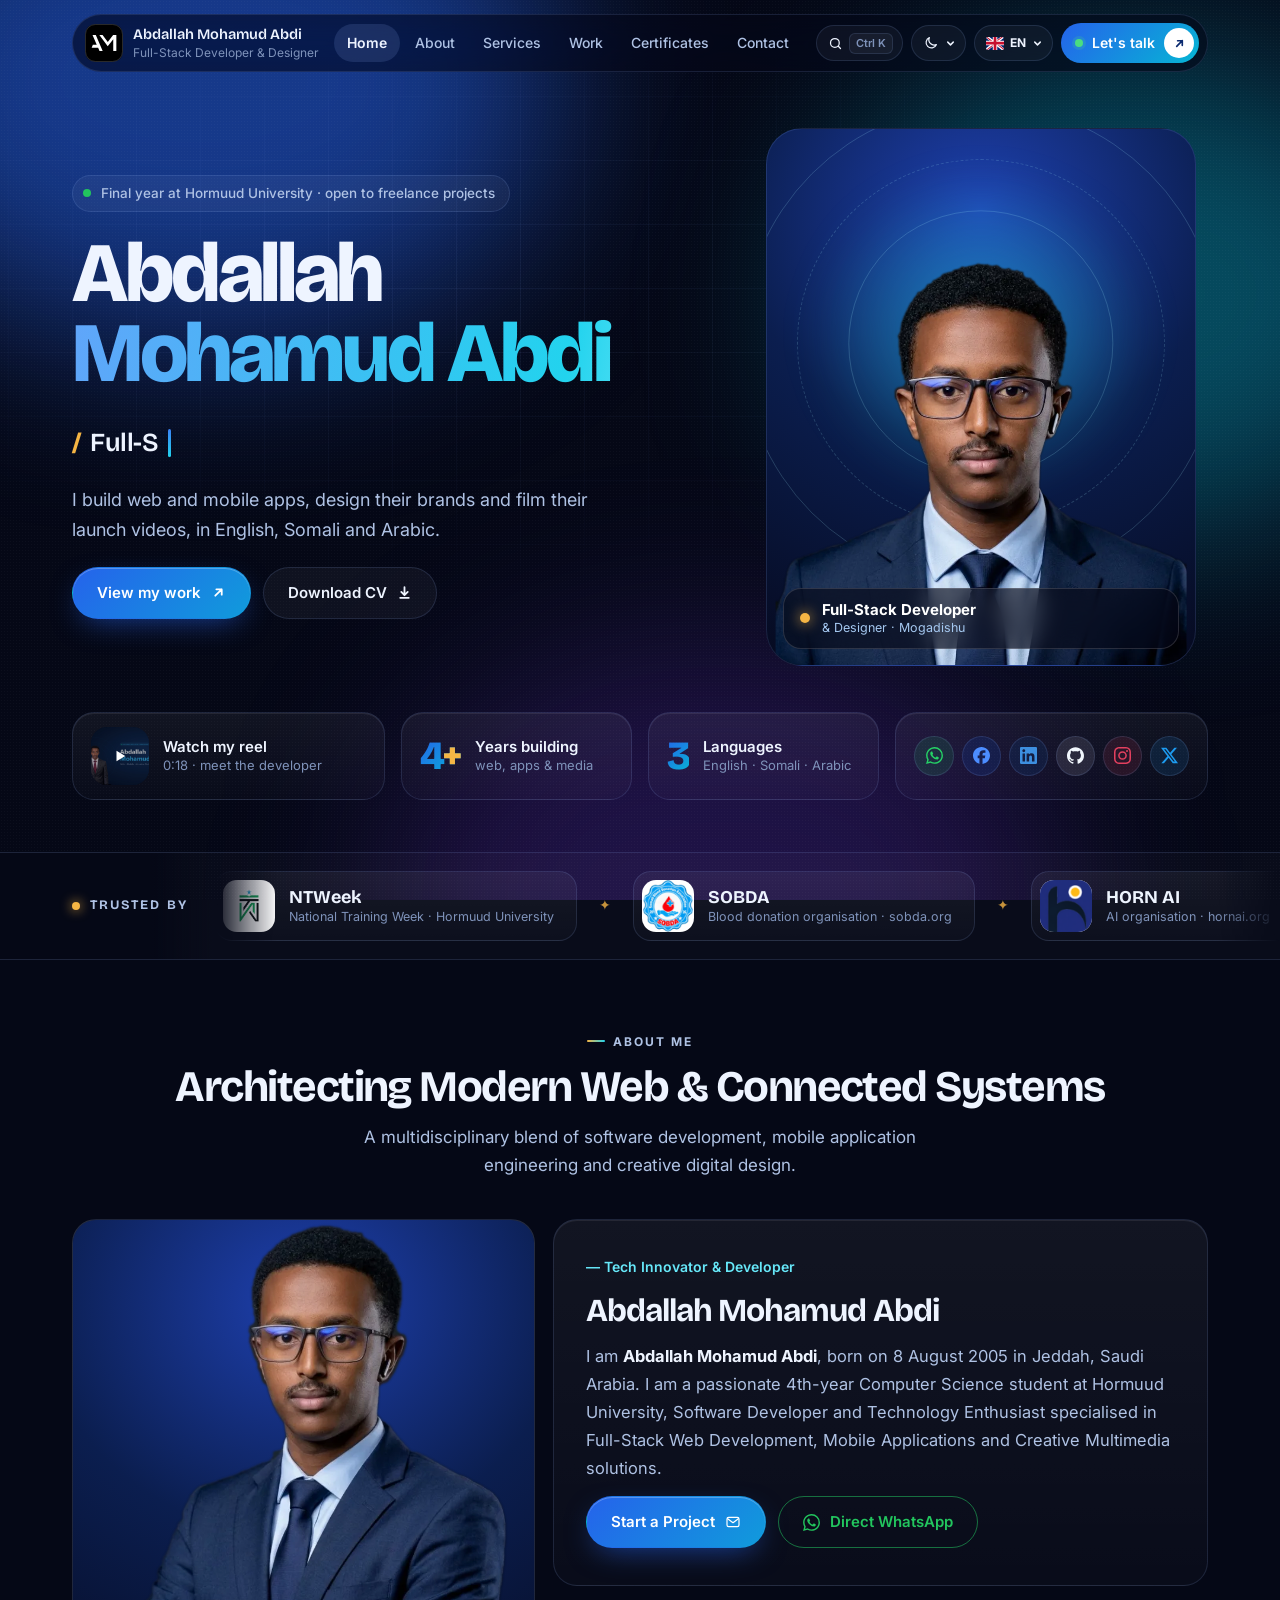
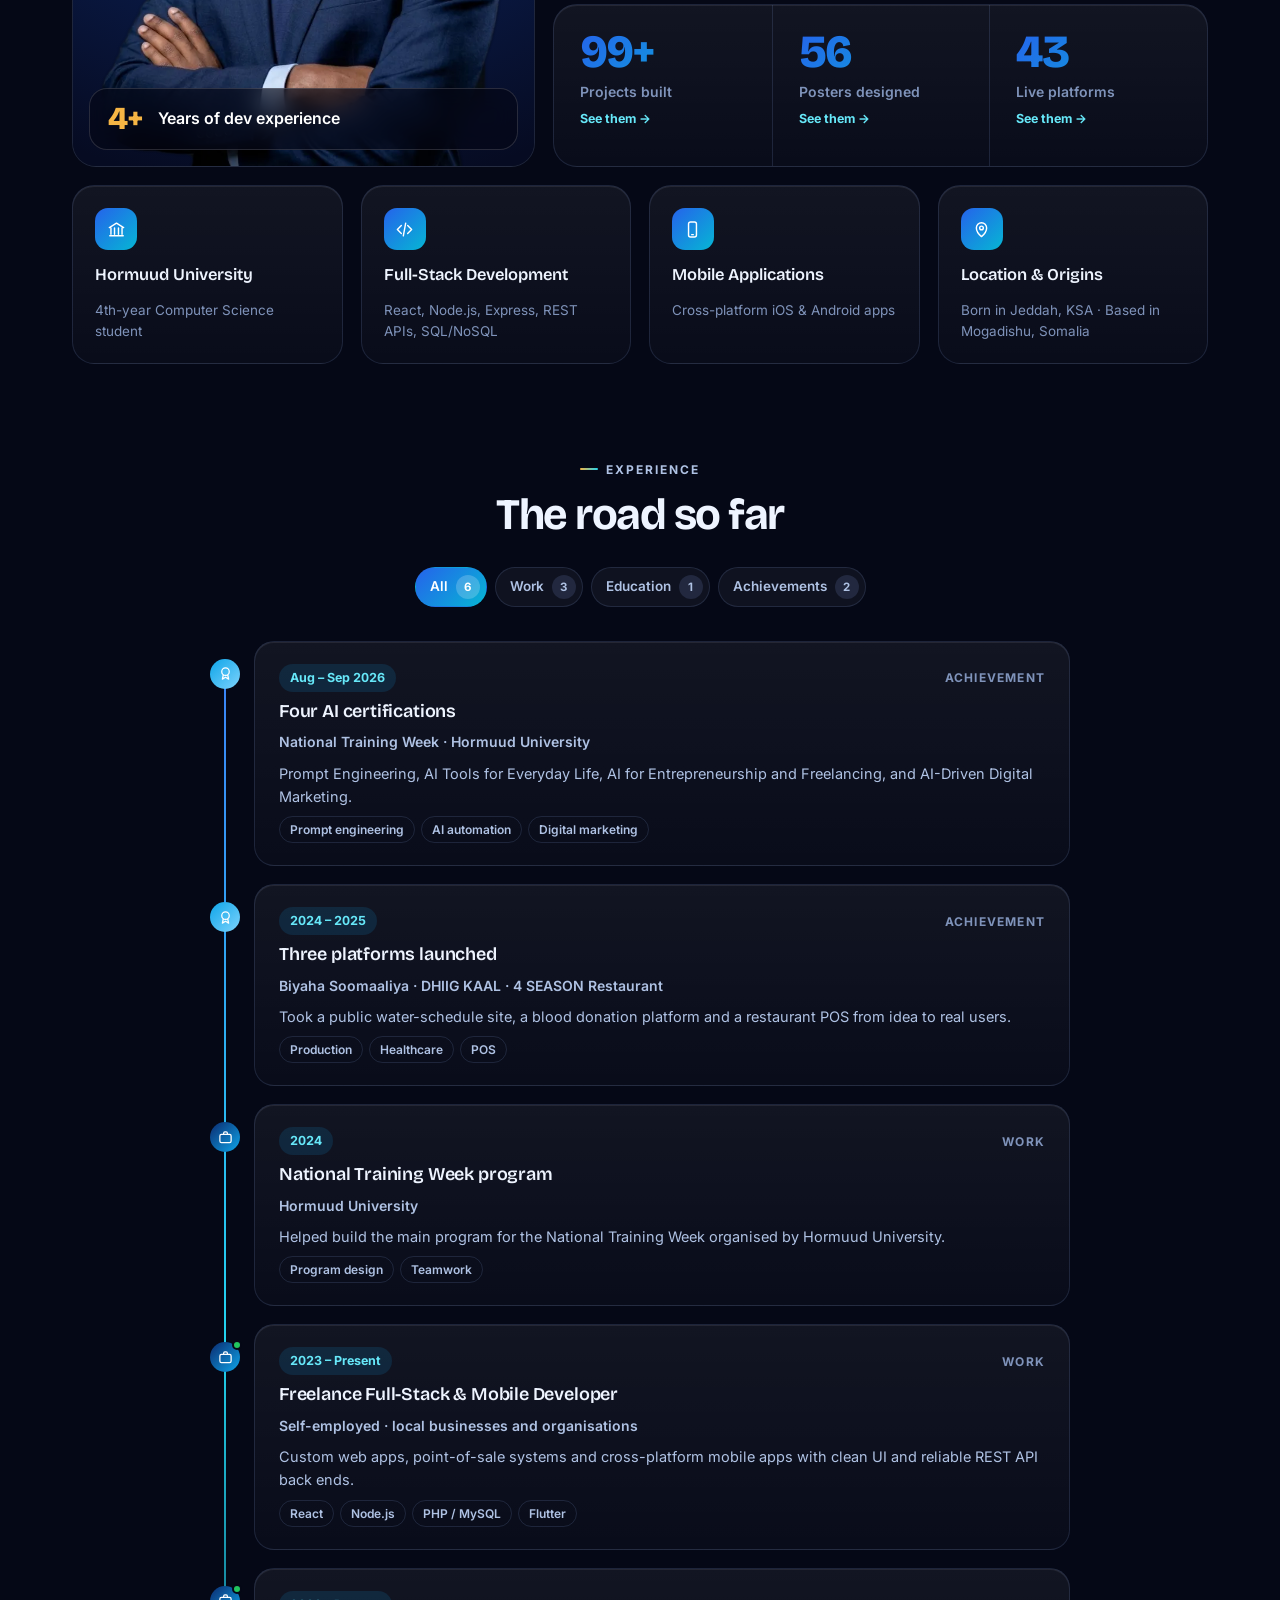
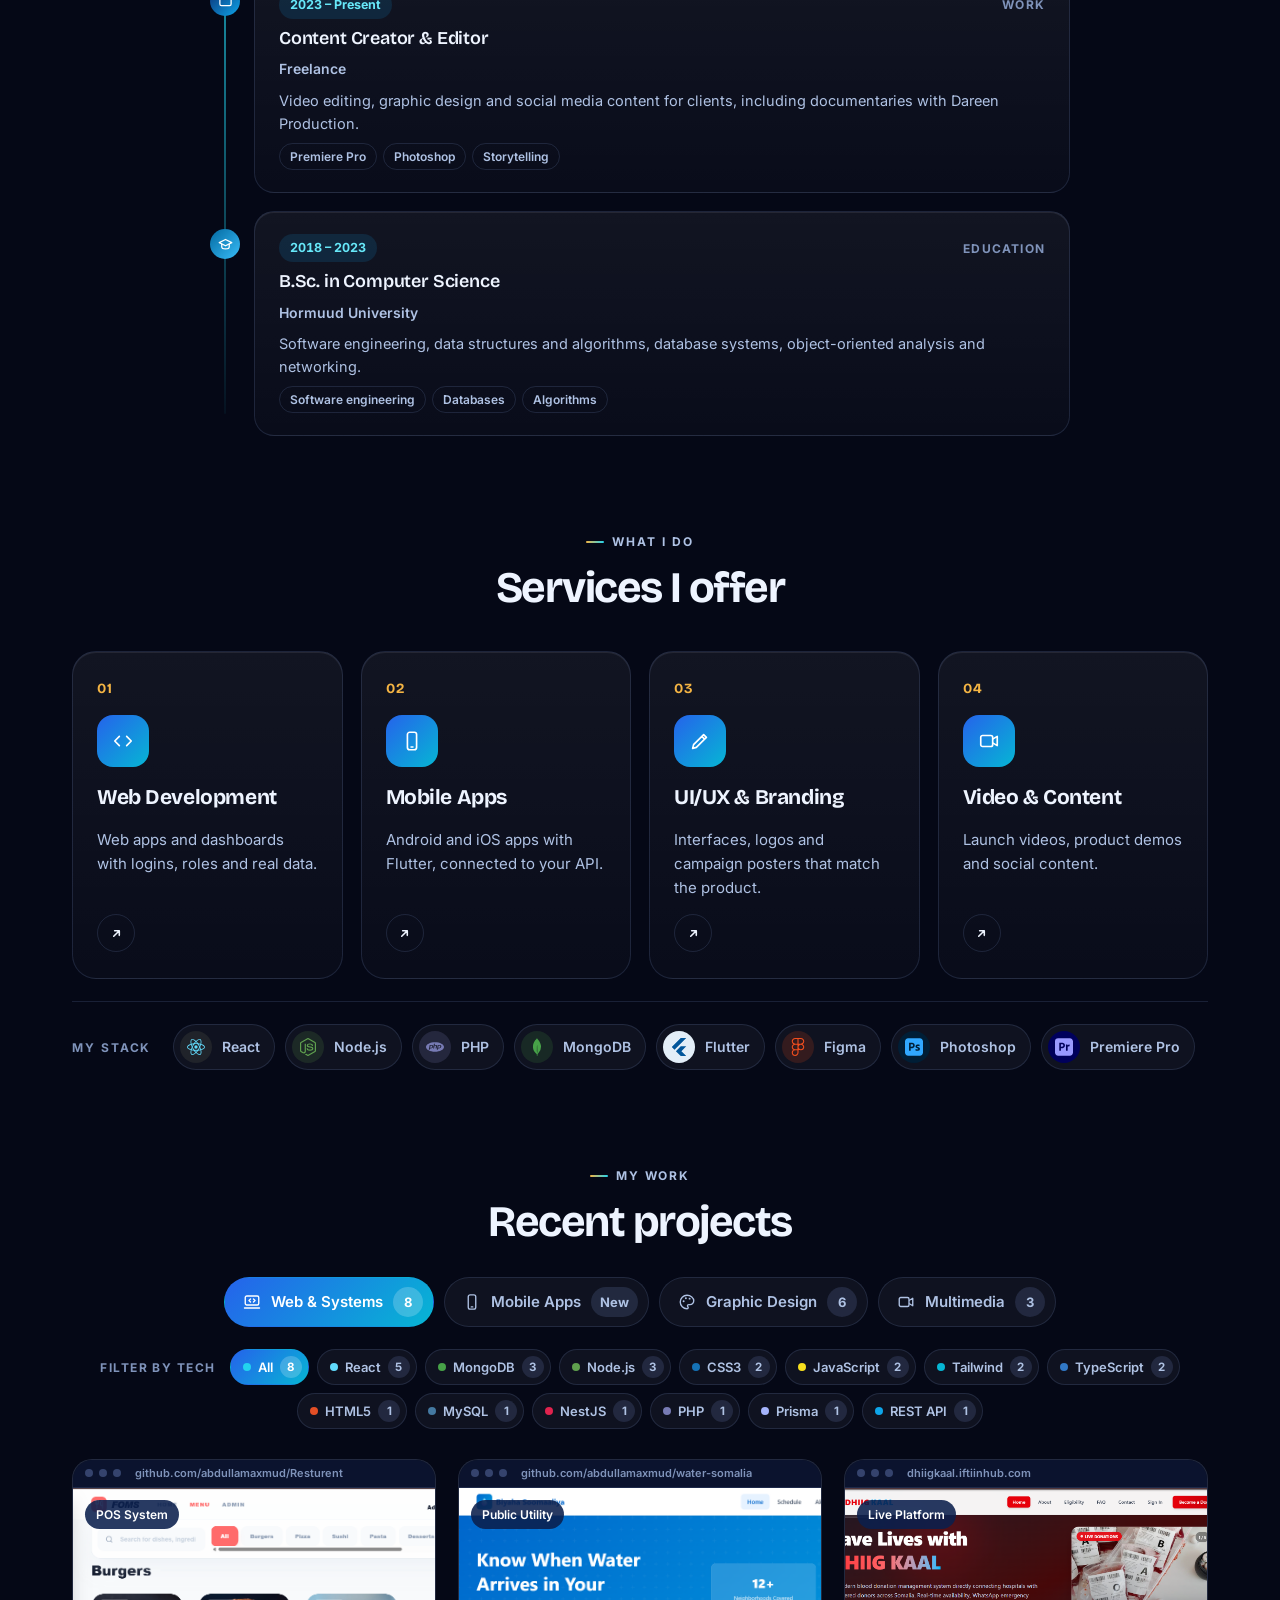
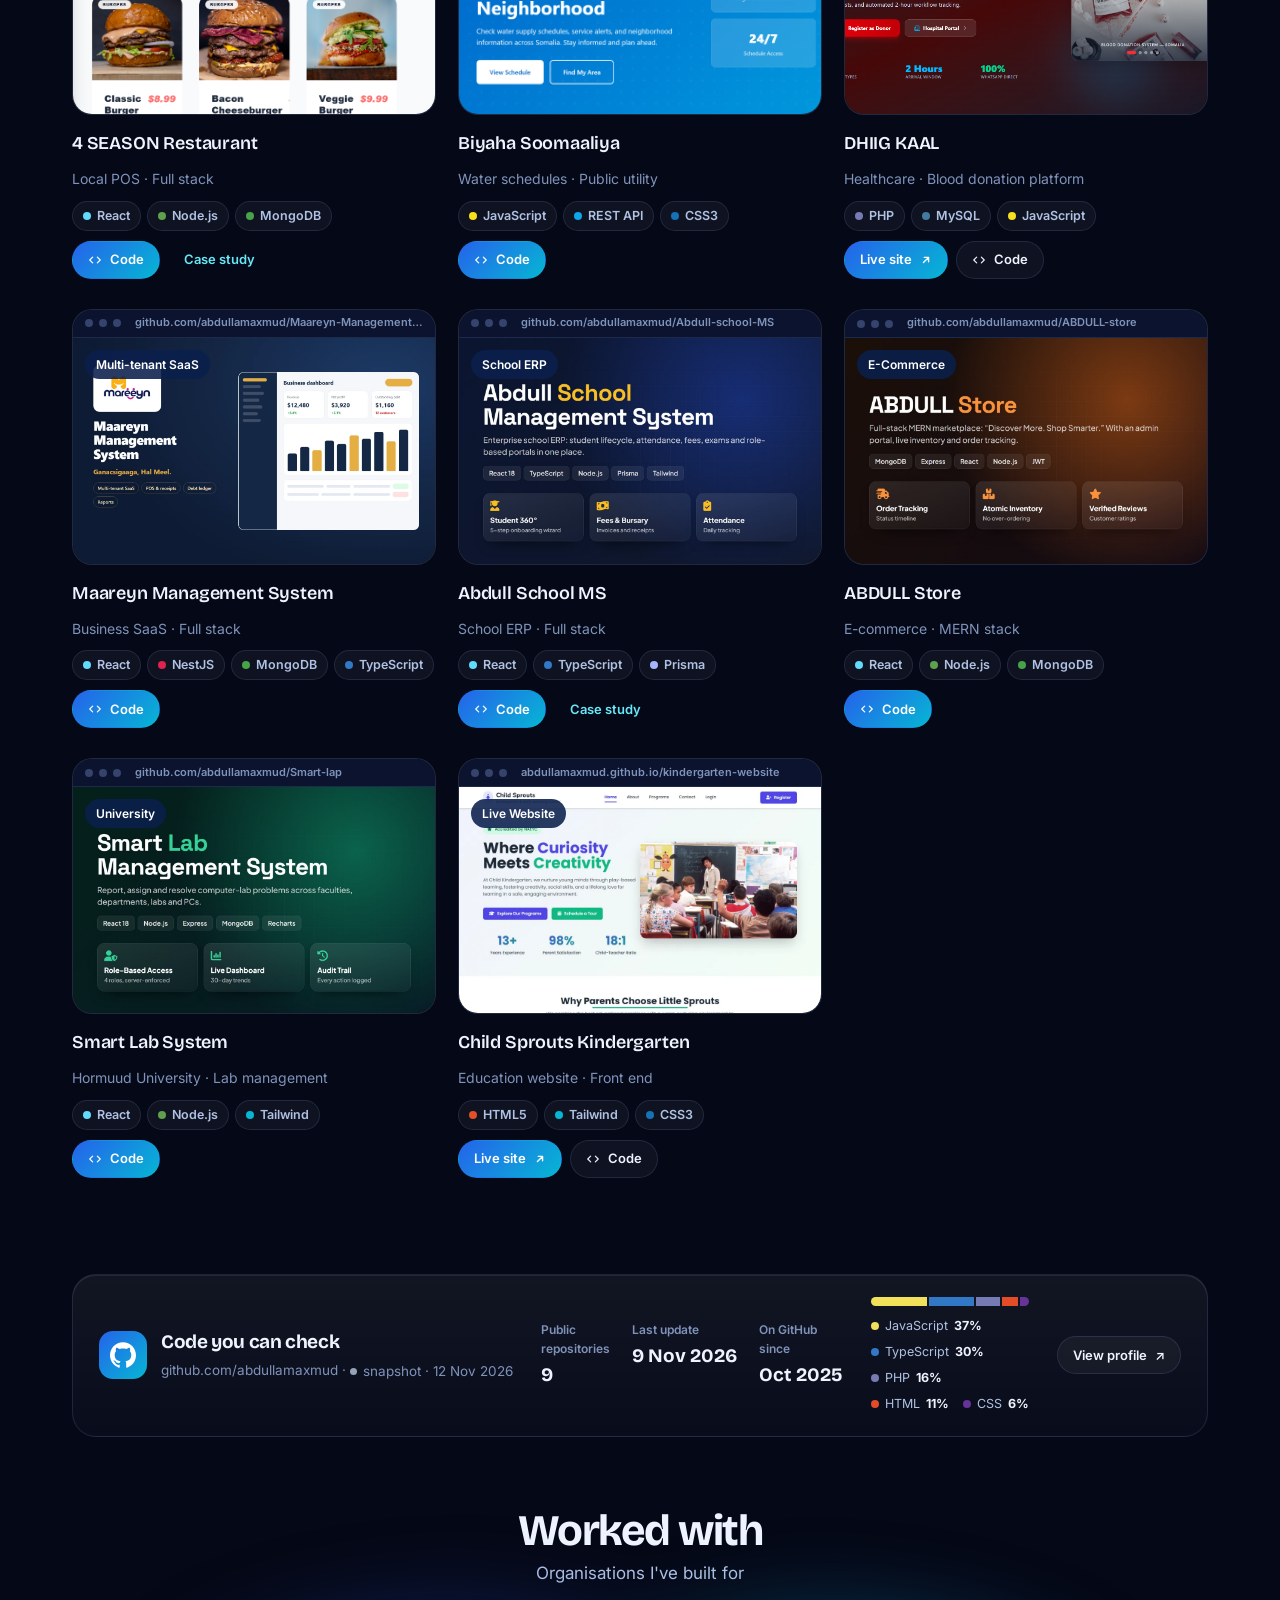
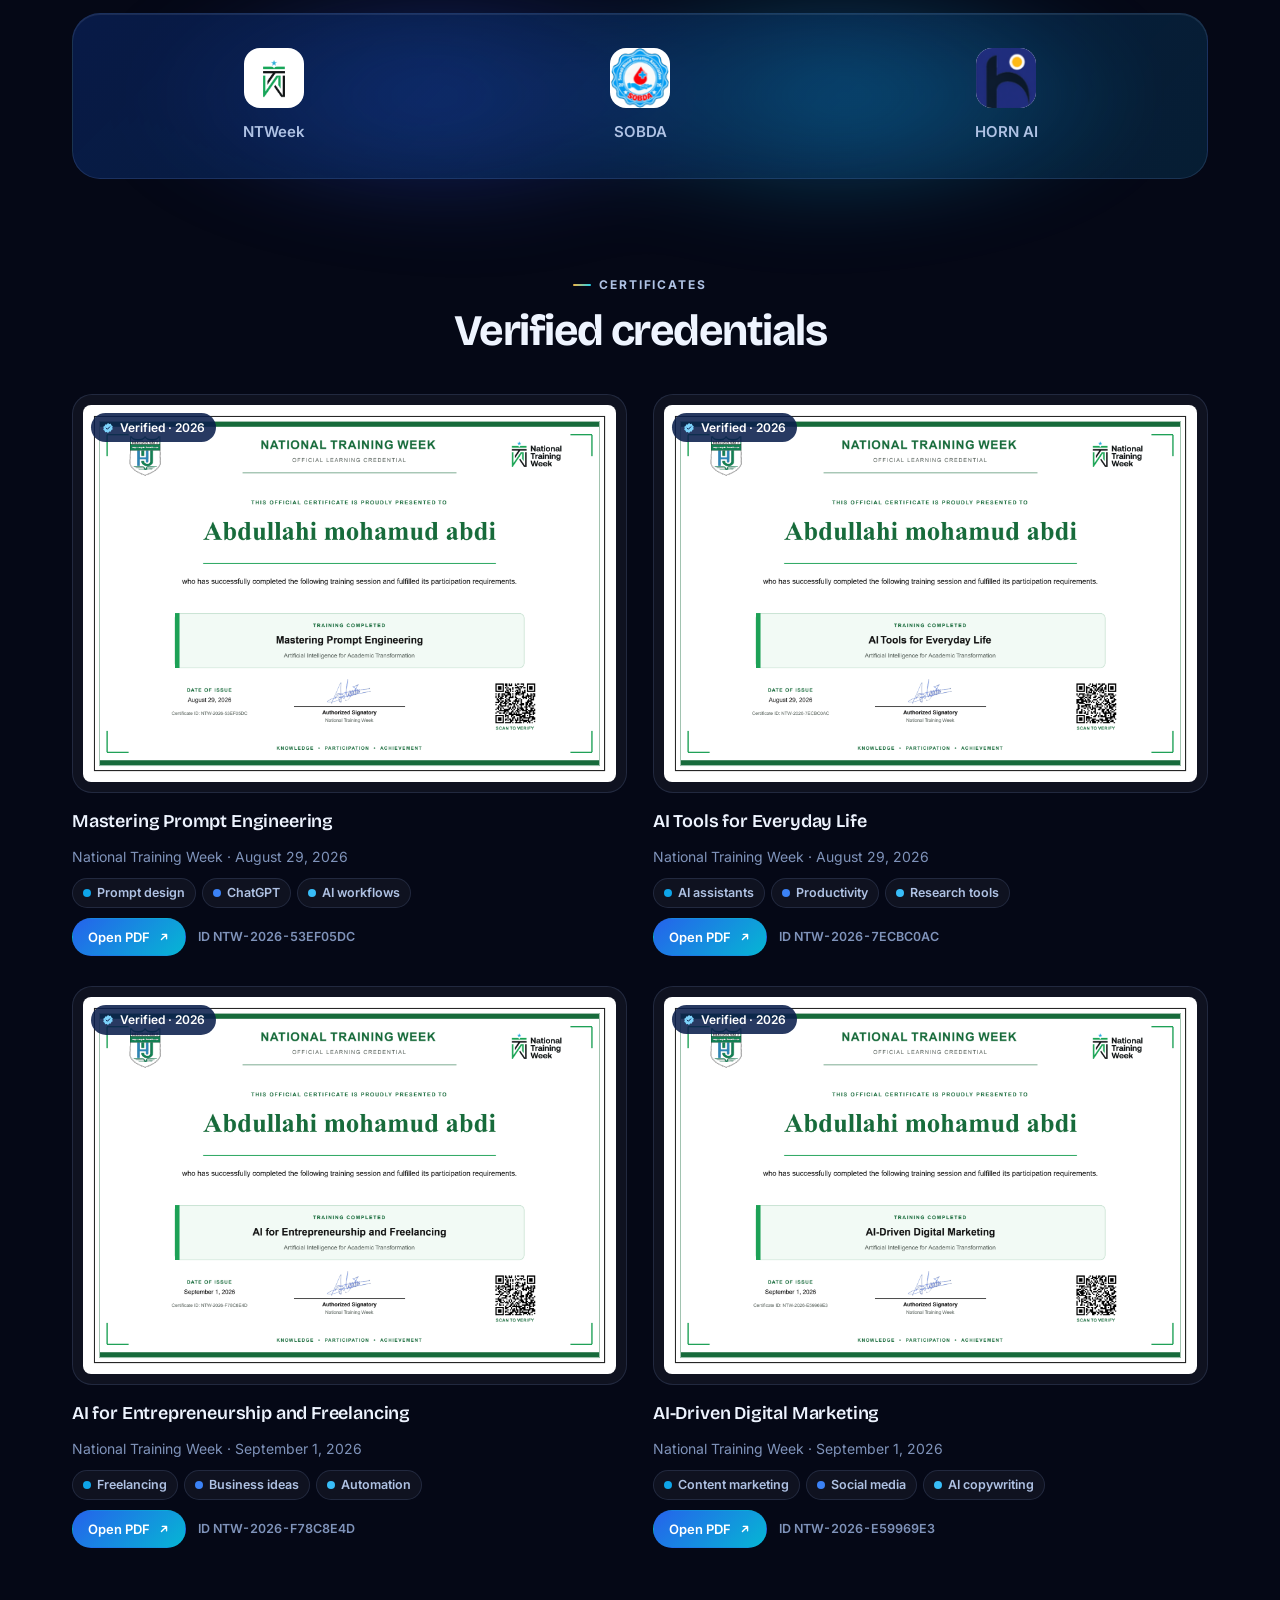
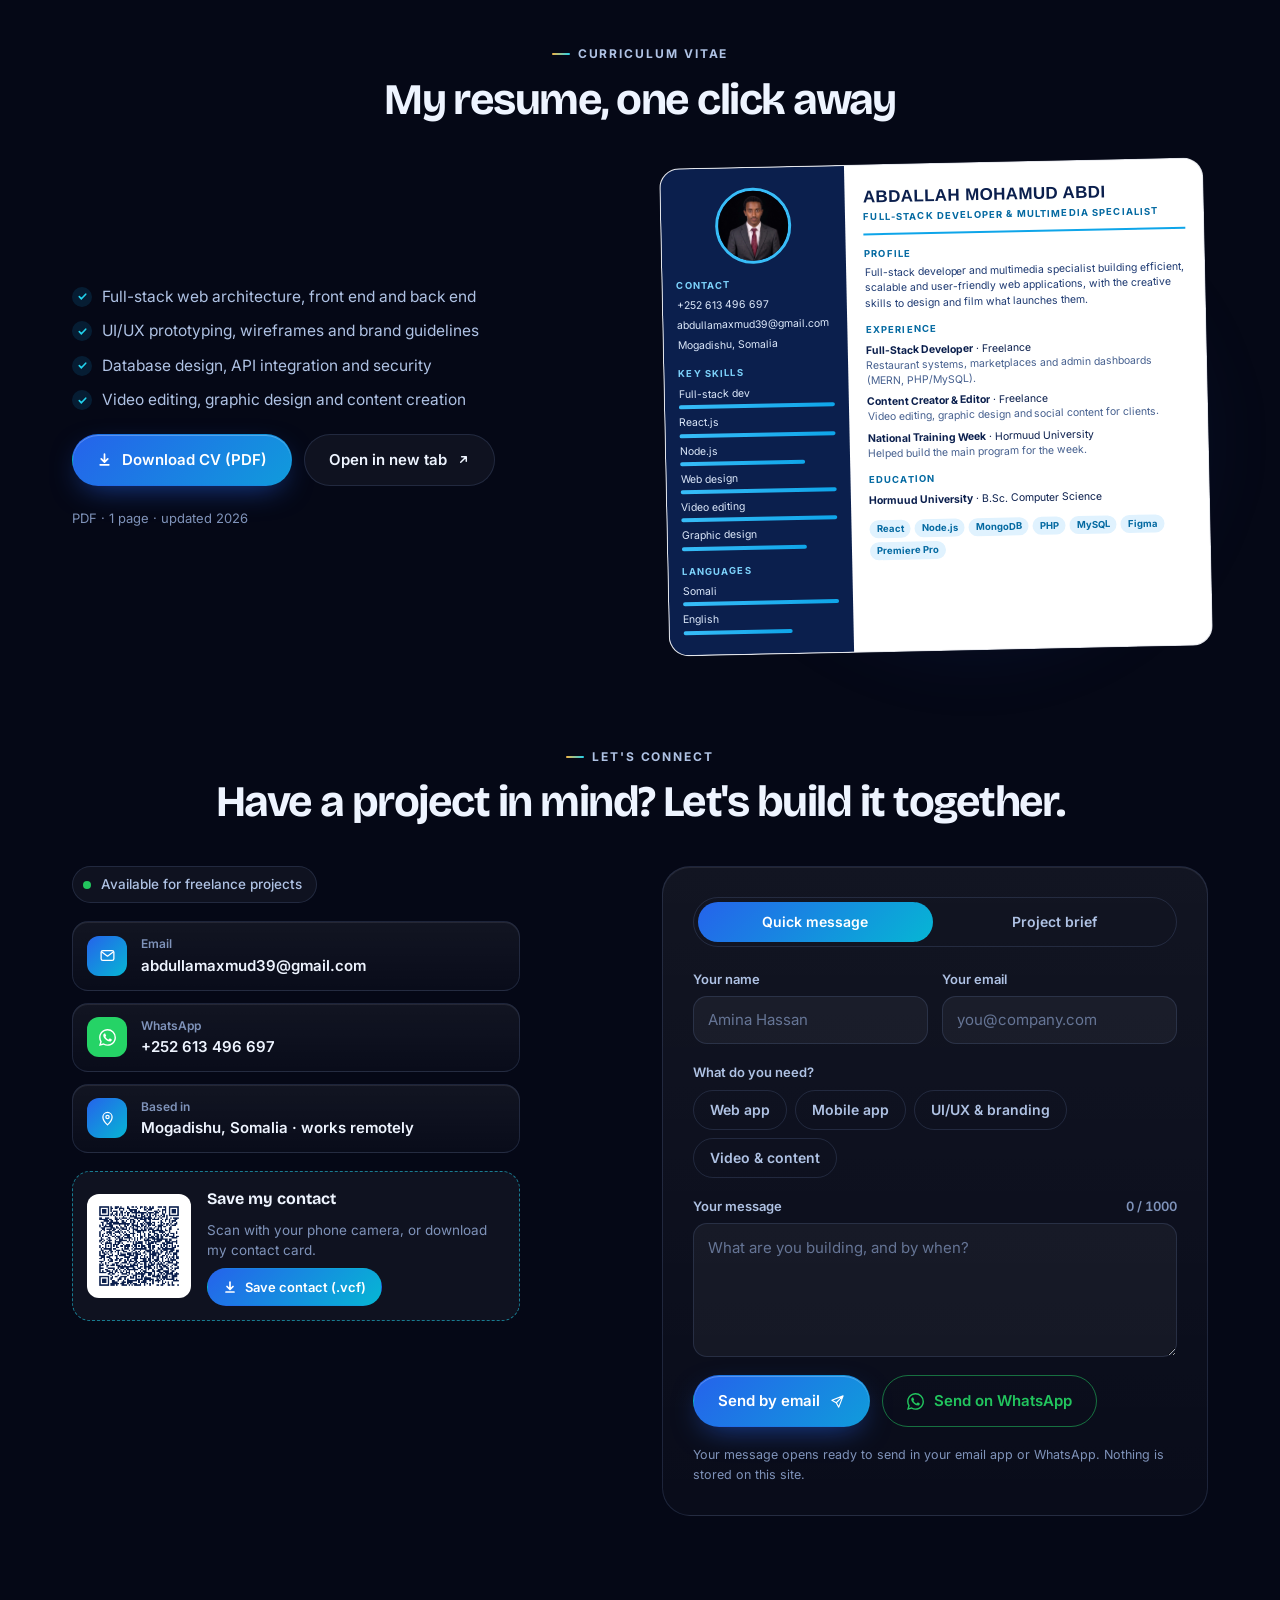
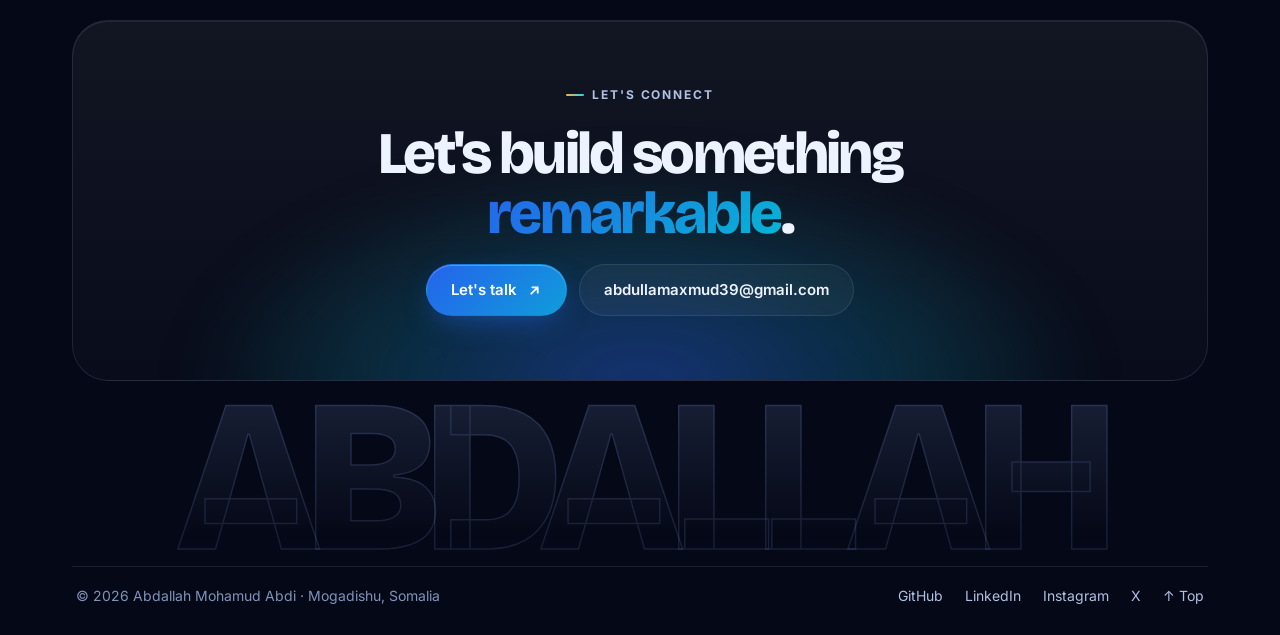
<file: index.html>
<!DOCTYPE html>
<html lang="en" dir="ltr" data-theme="dark">
<head>
  <meta charset="UTF-8" />
  <meta name="viewport" content="width=device-width, initial-scale=1, viewport-fit=cover" />
  <meta name="google-site-verification" content="fZ0JAVs-lJcvMbrXifpL4Zzic79uizzHb5Y-gSvOYSo" />

  <title>Abdallah Mohamud Abdi — Full-Stack Developer &amp; Designer</title>
  <meta name="description" content="Full-stack developer, UI/UX and graphic designer and content creator in Mogadishu, Somalia. Web apps, mobile apps, brands and launch videos in English, Somali and Arabic." />
  <meta name="author" content="Abdallah Mohamud Abdi" />
  <meta name="theme-color" content="#050816" />
  <link rel="canonical" href="https://abdallahmohamudabdi.netlify.app/" />

  <!-- Share preview -->
  <meta property="og:type" content="website" />
  <meta property="og:site_name" content="Abdallah Mohamud Abdi" />
  <meta property="og:title" content="Abdallah Mohamud Abdi — Full-Stack Developer &amp; Designer" />
  <meta property="og:description" content="Web apps, mobile apps, brands and launch videos — built in Mogadishu, Somalia." />
  <meta property="og:url" content="https://abdallahmohamudabdi.netlify.app/" />
  <meta property="og:image" content="https://abdallahmohamudabdi.netlify.app/assets/v2/og-image.jpg" />
  <meta property="og:image:width" content="1200" />
  <meta property="og:image:height" content="630" />
  <meta name="twitter:card" content="summary_large_image" />
  <meta name="twitter:site" content="@AbdullaMaxmud" />

  <!-- Icons -->
  <link rel="icon" href="favicon.ico?v=10" sizes="any" />
  <link rel="icon" type="image/png" href="favicon.png?v=10" />
  <link rel="apple-touch-icon" href="apple-touch-icon.png?v=10" />

  <!-- Fonts: Bricolage Grotesque (display), Inter (text), IBM Plex Sans Arabic (Arabic) -->
  <link rel="preconnect" href="https://fonts.googleapis.com" />
  <link rel="preconnect" href="https://fonts.gstatic.com" crossorigin />
  <link href="https://fonts.googleapis.com/css2?family=Bricolage+Grotesque:opsz,wght@12..96,500;12..96,600;12..96,700;12..96,800&family=Inter:wght@400;500;600;700&family=IBM+Plex+Sans+Arabic:wght@400;500;600;700&display=swap" rel="stylesheet" />

  <!-- Apply the saved theme before first paint (no flash) -->
  <script>
    (function () {
      try {
        var m = localStorage.getItem('am-theme') || 'dark';
        var dark = m === 'dark' || (m === 'system' && matchMedia('(prefers-color-scheme: dark)').matches);
        document.documentElement.setAttribute('data-theme', dark ? 'dark' : 'light');
        document.documentElement.setAttribute('data-mode', m);
      } catch (e) {}
    })();
  </script>

  <link rel="stylesheet" href="style.css?v=5.0" />

  <script type="application/ld+json">
  {
    "@context": "https://schema.org",
    "@type": "Person",
    "name": "Abdallah Mohamud Abdi",
    "jobTitle": "Full-Stack Developer & Designer",
    "url": "https://abdallahmohamudabdi.netlify.app/",
    "image": "https://abdallahmohamudabdi.netlify.app/assets/v2/og-image.jpg",
    "address": { "@type": "PostalAddress", "addressCountry": "SO" },
    "knowsLanguage": ["so", "en", "ar"],
    "knowsAbout": ["Web development", "React", "PHP", "MySQL", "Mobile apps", "Graphic design", "Video editing"],
    "sameAs": ["https://github.com/abdullamaxmud"]
  }
  </script>
</head>
<body>
  <a class="skip-link" href="#main">Skip to content</a>

  <!-- Background: slow aurora light + fine grain -->
  <div class="aurora" aria-hidden="true"><i></i><i></i><i></i></div>
  <div class="grain" aria-hidden="true"></div>

  <!-- ===================== HEADER ===================== -->
  <div class="header-bar">
   <div class="shell">
    <header class="site-header" id="siteHeader">
      <a href="#top" class="brand" aria-label="Abdallah Mohamud Abdi — home">
        <svg class="brand-mark" width="38" height="38" viewBox="0 0 40 40" aria-hidden="true">
          <rect width="40" height="40" rx="11" fill="#000000" /><rect x=".5" y=".5" width="39" height="39" rx="10.5" fill="none" stroke="#FFFFFF" stroke-opacity=".18" /><path d="M7.93 11.61L12.34 21.77L8.28 21.77L7.00 25.12L13.83 25.12L15.27 28.39L18.61 28.39L11.37 11.61zM15.12 11.61L23.92 23.44L29.74 16.08L29.74 28.39L33.00 28.39L33.00 11.61L29.59 11.61L24.00 18.88L18.48 11.61z" fill="#FFFFFF" />
        </svg>
        <span class="brand-text">
          <b>Abdallah Mohamud Abdi</b>
          <small data-i18n="brand.role">Full-Stack Developer &amp; Designer</small>
        </span>
      </a>

      <nav class="nav" aria-label="Main">
        <a href="#top" class="nav-link is-active" data-spy="top" data-i18n="nav.home">Home</a>
        <a href="#about" class="nav-link" data-spy="about" data-i18n="nav.about">About</a>
        <a href="#services" class="nav-link" data-spy="services" data-i18n="nav.services">Services</a>
        <a href="#work" class="nav-link" data-spy="work" data-i18n="nav.work">Work</a>
        <a href="#certificates" class="nav-link" data-spy="certificates" data-i18n="nav.certificates">Certificates</a>
        <a href="#contact" class="nav-link" data-spy="contact" data-i18n="nav.contact">Contact</a>
      </nav>

      <div class="header-tools">
        <button type="button" class="chip-btn search-btn" data-open-search aria-label="Search the site (Ctrl + K)" title="Search · Ctrl K">
          <svg width="15" height="15" viewBox="0 0 24 24" fill="none" aria-hidden="true"><circle cx="11" cy="11" r="7" stroke="currentColor" stroke-width="2"/><path d="M20 20l-3.5-3.5" stroke="currentColor" stroke-width="2" stroke-linecap="round"/></svg><kbd>Ctrl K</kbd></button>
        <!-- Theme -->
        <div class="dropdown" data-dropdown>
          <button type="button" class="chip-btn" aria-haspopup="menu" aria-expanded="false" aria-label="Theme">
            <svg class="ic-mode ic-dark" width="16" height="16" viewBox="0 0 24 24" fill="none" aria-hidden="true"><path d="M20 14.5A8 8 0 019.5 4a8 8 0 1010.5 10.5z" stroke="currentColor" stroke-width="1.8" stroke-linejoin="round"/></svg>
            <svg class="ic-mode ic-light" width="16" height="16" viewBox="0 0 24 24" fill="none" aria-hidden="true"><circle cx="12" cy="12" r="4" stroke="currentColor" stroke-width="1.8"/><path d="M12 2v2M12 20v2M2 12h2M20 12h2M4.9 4.9l1.4 1.4M17.7 17.7l1.4 1.4M4.9 19.1l1.4-1.4M17.7 6.3l1.4-1.4" stroke="currentColor" stroke-width="1.8" stroke-linecap="round"/></svg>
            <svg class="ic-mode ic-system" width="16" height="16" viewBox="0 0 24 24" fill="none" aria-hidden="true"><rect x="3" y="4" width="18" height="12" rx="2" stroke="currentColor" stroke-width="1.8"/><path d="M8 20h8M12 16v4" stroke="currentColor" stroke-width="1.8" stroke-linecap="round"/></svg>
            <svg class="chev" width="11" height="11" viewBox="0 0 12 12" fill="none" aria-hidden="true"><path d="M3 4.5l3 3 3-3" stroke="currentColor" stroke-width="1.6" stroke-linecap="round" stroke-linejoin="round"/></svg>
          </button>
          <div class="menu" role="menu" aria-label="Theme">
            <button type="button" role="menuitemradio" data-theme-pick="dark"><span data-i18n="theme.dark">Dark</span><small data-i18n="theme.darkHint">Always dark</small></button>
            <button type="button" role="menuitemradio" data-theme-pick="light"><span data-i18n="theme.light">Light</span><small data-i18n="theme.lightHint">Always light</small></button>
            <button type="button" role="menuitemradio" data-theme-pick="system"><span data-i18n="theme.system">System</span><small data-i18n="theme.systemHint">Match my device</small></button>
          </div>
        </div>
        <!-- Language -->
        <div class="dropdown" data-dropdown>
          <button type="button" class="chip-btn lang-btn" aria-haspopup="menu" aria-expanded="false" aria-label="Language">
            <img src="assets/v2/flags/gb.svg" alt="" width="18" height="13" class="lang-flag" />
            <span class="lang-code">EN</span>
            <svg class="chev" width="11" height="11" viewBox="0 0 12 12" fill="none" aria-hidden="true"><path d="M3 4.5l3 3 3-3" stroke="currentColor" stroke-width="1.6" stroke-linecap="round" stroke-linejoin="round"/></svg>
          </button>
          <div class="menu" role="menu" aria-label="Language">
            <button type="button" role="menuitemradio" data-lang-pick="en" lang="en"><img src="assets/v2/flags/gb.svg" alt="" width="22" height="16" /><span>English</span><small>EN</small></button>
            <button type="button" role="menuitemradio" data-lang-pick="so" lang="so"><img src="assets/v2/flags/so.svg" alt="" width="22" height="16" /><span>Soomaali</span><small>SO</small></button>
            <button type="button" role="menuitemradio" data-lang-pick="ar" lang="ar"><img src="assets/v2/flags/sa.svg" alt="" width="22" height="16" /><span>العربية</span><small>AR</small></button>
          </div>
        </div>
        <a href="#contact" class="talk-btn"><span class="talk-dot" aria-hidden="true"></span><span class="talk-label" data-i18n="cta.talk">Let's talk</span><span class="talk-arrow" aria-hidden="true"><svg width="13" height="13" viewBox="0 0 14 14" fill="none"><path d="M4 10L10 4M5 4h5v5" stroke="currentColor" stroke-width="1.8" stroke-linecap="round" stroke-linejoin="round"/></svg></span></a>
        <!-- Menu for small screens -->
        <div class="dropdown nav-menu" data-dropdown>
          <button type="button" class="chip-btn icon-only" aria-haspopup="menu" aria-expanded="false" aria-label="Menu">
            <svg width="18" height="18" viewBox="0 0 24 24" fill="none" aria-hidden="true"><path d="M4 7h16M4 12h16M4 17h16" stroke="currentColor" stroke-width="1.9" stroke-linecap="round"/></svg>
          </button>
          <div class="menu" role="menu" aria-label="Sections">
            <a href="#top" role="menuitem" data-i18n="nav.home">Home</a>
            <a href="#about" role="menuitem" data-i18n="nav.about">About</a>
            <a href="#services" role="menuitem" data-i18n="nav.services">Services</a>
            <a href="#work" role="menuitem" data-i18n="nav.work">Work</a>
            <a href="#certificates" role="menuitem" data-i18n="nav.certificates">Certificates</a>
            <a href="#contact" role="menuitem" data-i18n="nav.contact">Contact</a>
          </div>
        </div>
      </div>
    </header>
   </div>
  </div>

  <main id="main">
    <div class="shell">
      <!-- ===================== HERO ===================== -->
      <section id="top" class="hero" aria-labelledby="heroName">
        <div class="hero-grid-lines" aria-hidden="true"></div>

        <div class="hero-copy">
          <span class="avail"><span class="avail-dot" aria-hidden="true"></span><span data-i18n="hero.now">Final year at Hormuud University · open to freelance projects</span></span>
          <h1 class="hero-name" id="heroName">
            <span class="hero-name-1">Abdallah</span>
            <span class="hero-name-2">Mohamud Abdi</span>
          </h1>
          <p class="hero-role" aria-label="Full-Stack Developer, UI/UX Designer, Graphic Designer and Content Creator">
            <span class="hero-role-slash" aria-hidden="true">/</span>
            <span class="typed" aria-hidden="true">Full-Stack Developer</span><span class="caret" aria-hidden="true"></span>
          </p>
          <p class="hero-lead" data-i18n="hero.lead">I build web and mobile apps, design their brands and film their launch videos, in English, Somali and Arabic.</p>
          <div class="btn-row">
            <a href="#work" class="btn btn-primary"><span data-i18n="hero.viewWork">View my work</span>
              <svg width="15" height="15" viewBox="0 0 14 14" fill="none" aria-hidden="true"><path d="M4 10L10 4M5 4h5v5" stroke="currentColor" stroke-width="1.7" stroke-linecap="round" stroke-linejoin="round"/></svg></a>
            <a href="assets/cv/Abdallah-Mohamud-Abdi-CV.pdf" target="_blank" rel="noopener" class="btn btn-ghost"><span data-i18n="hero.cv">Download CV</span>
              <svg width="15" height="15" viewBox="0 0 14 14" fill="none" aria-hidden="true"><path d="M7 2v7M4 6.5L7 9.5l3-3M3 12h8" stroke="currentColor" stroke-width="1.7" stroke-linecap="round" stroke-linejoin="round"/></svg></a>
          </div>
        </div>

        <div class="hero-visual">
          <figure class="portrait-frame spot">
            <div class="frame-glow" aria-hidden="true"></div>
            <div class="frame-rings" aria-hidden="true"><i></i><i></i><i></i></div>
            <img src="assets/v2/portrait-hero.webp" width="800" height="792" class="portrait" alt="Abdallah Mohamud Abdi in a navy suit, light-blue shirt and glasses" fetchpriority="high" />
            <figcaption class="frame-tag"><span class="frame-tag-dot" aria-hidden="true"></span><span><b>Full-Stack Developer</b><small>&amp; Designer · Mogadishu</small></span></figcaption>
          </figure>
        </div>

        <!-- Bento row -->
        <div class="hero-tiles">
          <button type="button" class="tile tile-reel spot" data-open-reel aria-haspopup="dialog">
            <span class="reel-thumb" aria-hidden="true"><img src="assets/images/video-poster-developer-profile.jpg" alt="" loading="lazy" /><span class="reel-play"><svg width="14" height="14" viewBox="0 0 12 12"><path d="M3 1.5v9l7.5-4.5z" fill="currentColor"/></svg></span></span>
            <span class="tile-text"><b data-i18n="hero.reel">Watch my reel</b><small>0:18 · <span data-i18n="hero.reelSub">meet the developer</span></small></span>
          </button>
          <div class="tile spot"><span class="tile-num">4<em>+</em></span><span class="tile-text"><b data-i18n="hero.years">Years building</b><small data-i18n="hero.yearsSub">web, apps &amp; media</small></span></div>
          <div class="tile spot"><span class="tile-num">3</span><span class="tile-text"><b data-i18n="hero.langs">Languages</b><small>English · Somali · Arabic</small></span></div>
          <div class="tile tile-social spot">
            <a href="https://wa.me/252613496697" target="_blank" rel="noopener" class="soc soc-whatsapp" aria-label="WhatsApp"><svg width="17" height="17" viewBox="0 0 24 24" aria-hidden="true"><path fill="currentColor" d="M17.472 14.382c-.297-.149-1.758-.867-2.03-.967-.273-.099-.471-.148-.67.15-.197.297-.767.966-.94 1.164-.173.199-.347.223-.644.075-.297-.15-1.255-.463-2.39-1.475-.883-.788-1.48-1.761-1.653-2.059-.173-.297-.018-.458.13-.606.134-.133.298-.347.446-.52.149-.174.198-.298.298-.497.099-.198.05-.371-.025-.52-.075-.149-.669-1.612-.916-2.207-.242-.579-.487-.5-.669-.51-.173-.008-.371-.01-.57-.01-.198 0-.52.074-.792.372-.272.297-1.04 1.016-1.04 2.479 0 1.462 1.065 2.875 1.213 3.074.149.198 2.096 3.2 5.077 4.487.709.306 1.262.489 1.694.625.712.227 1.36.195 1.871.118.571-.085 1.758-.719 2.006-1.413.248-.694.248-1.289.173-1.413-.074-.124-.272-.198-.57-.347m-5.421 7.403h-.004a9.87 9.87 0 01-5.031-1.378l-.361-.214-3.741.982.998-3.648-.235-.374a9.86 9.86 0 01-1.51-5.26c.001-5.45 4.436-9.884 9.888-9.884 2.64 0 5.122 1.03 6.988 2.898a9.825 9.825 0 012.893 6.994c-.003 5.45-4.437 9.884-9.885 9.884m8.413-18.297A11.815 11.815 0 0012.05 0C5.495 0 .16 5.335.157 11.892c0 2.096.547 4.142 1.588 5.945L.057 24l6.305-1.654a11.882 11.882 0 005.683 1.448h.005c6.554 0 11.89-5.335 11.893-11.893a11.821 11.821 0 00-3.48-8.413Z"/></svg></a>
            <a href="https://www.facebook.com/share/1HokAN7KZz/" target="_blank" rel="noopener" class="soc soc-facebook" aria-label="Facebook"><svg width="17" height="17" viewBox="0 0 24 24" aria-hidden="true"><path fill="currentColor" d="M9.101 23.691v-7.98H6.627v-3.667h2.474v-1.58c0-4.085 1.848-5.978 5.858-5.978.401 0 .955.042 1.468.103a8.68 8.68 0 0 1 1.141.195v3.325a8.623 8.623 0 0 0-.653-.036 26.805 26.805 0 0 0-.733-.009c-.707 0-1.259.096-1.675.309a1.686 1.686 0 0 0-.679.622c-.258.42-.374.995-.374 1.752v1.297h3.919l-.386 2.103-.287 1.564h-3.246v8.245C19.396 23.238 24 18.179 24 12.044c0-6.627-5.373-12-12-12s-12 5.373-12 12c0 5.628 3.874 10.35 9.101 11.647Z"/></svg></a>
            <a href="https://www.linkedin.com/in/abdulla-maxmud-3b3781393" target="_blank" rel="noopener" class="soc soc-linkedin" aria-label="LinkedIn"><svg width="17" height="17" viewBox="0 0 24 24" aria-hidden="true"><path fill="currentColor" d="M20.447 20.452h-3.554v-5.569c0-1.328-.027-3.037-1.852-3.037-1.853 0-2.136 1.445-2.136 2.939v5.667H9.351V9h3.414v1.561h.046c.477-.9 1.637-1.85 3.37-1.85 3.601 0 4.267 2.37 4.267 5.455v6.286zM5.337 7.433c-1.144 0-2.063-.926-2.063-2.065 0-1.138.92-2.063 2.063-2.063 1.14 0 2.064.925 2.064 2.063 0 1.139-.925 2.065-2.064 2.065zm1.782 13.019H3.555V9h3.564v11.452zM22.225 0H1.771C.792 0 0 .774 0 1.729v20.542C0 23.227.792 24 1.771 24h20.451C23.2 24 24 23.227 24 22.271V1.729C24 .774 23.2 0 22.222 0h.003z"/></svg></a>
            <a href="https://github.com/abdullamaxmud" target="_blank" rel="noopener" class="soc soc-github" aria-label="GitHub"><svg width="17" height="17" viewBox="0 0 24 24" aria-hidden="true"><path fill="currentColor" d="M12 .297c-6.63 0-12 5.373-12 12 0 5.303 3.438 9.8 8.205 11.385.6.113.82-.258.82-.577 0-.285-.01-1.04-.015-2.04-3.338.724-4.042-1.61-4.042-1.61C4.422 18.07 3.633 17.7 3.633 17.7c-1.087-.744.084-.729.084-.729 1.205.084 1.838 1.236 1.838 1.236 1.07 1.835 2.809 1.305 3.495.998.108-.776.417-1.305.76-1.605-2.665-.3-5.466-1.332-5.466-5.93 0-1.31.465-2.38 1.235-3.22-.135-.303-.54-1.523.105-3.176 0 0 1.005-.322 3.3 1.23.96-.267 1.98-.399 3-.405 1.02.006 2.04.138 3 .405 2.28-1.552 3.285-1.23 3.285-1.23.645 1.653.24 2.873.12 3.176.765.84 1.23 1.91 1.23 3.22 0 4.61-2.805 5.625-5.475 5.92.42.36.81 1.096.81 2.22 0 1.606-.015 2.896-.015 3.286 0 .315.21.69.825.57C20.565 22.092 24 17.592 24 12.297c0-6.627-5.373-12-12-12"/></svg></a>
            <a href="https://www.instagram.com/zulthanabdalla" target="_blank" rel="noopener" class="soc soc-instagram" aria-label="Instagram"><svg width="17" height="17" viewBox="0 0 24 24" aria-hidden="true"><path fill="currentColor" d="M7.0301.084c-1.2768.0602-2.1487.264-2.911.5634-.7888.3075-1.4575.72-2.1228 1.3877-.6652.6677-1.075 1.3368-1.3802 2.127-.2954.7638-.4956 1.6365-.552 2.914-.0564 1.2775-.0689 1.6882-.0626 4.947.0062 3.2586.0206 3.6671.0825 4.9473.061 1.2765.264 2.1482.5635 2.9107.308.7889.72 1.4573 1.388 2.1228.6679.6655 1.3365 1.0743 2.1285 1.38.7632.295 1.6361.4961 2.9134.552 1.2773.056 1.6884.069 4.9462.0627 3.2578-.0062 3.668-.0207 4.9478-.0814 1.28-.0607 2.147-.2652 2.9098-.5633.7889-.3086 1.4578-.72 2.1228-1.3881.665-.6682 1.0745-1.3378 1.3795-2.1284.2957-.7632.4966-1.636.552-2.9124.056-1.2809.0692-1.6898.063-4.948-.0063-3.2583-.021-3.6668-.0817-4.9465-.0607-1.2797-.264-2.1487-.5633-2.9117-.3084-.7889-.72-1.4568-1.3876-2.1228C21.2982 1.33 20.628.9208 19.8378.6165 19.074.321 18.2017.1197 16.9244.0645 15.6471.0093 15.236-.005 11.977.0014 8.718.0076 8.31.0215 7.0301.0839m.1402 21.6932c-1.17-.0509-1.8053-.2453-2.2287-.408-.5606-.216-.96-.4771-1.3819-.895-.422-.4178-.6811-.8186-.9-1.378-.1644-.4234-.3624-1.058-.4171-2.228-.0595-1.2645-.072-1.6442-.079-4.848-.007-3.2037.0053-3.583.0607-4.848.05-1.169.2456-1.805.408-2.2282.216-.5613.4762-.96.895-1.3816.4188-.4217.8184-.6814 1.3783-.9003.423-.1651 1.0575-.3614 2.227-.4171 1.2655-.06 1.6447-.072 4.848-.079 3.2033-.007 3.5835.005 4.8495.0608 1.169.0508 1.8053.2445 2.228.408.5608.216.96.4754 1.3816.895.4217.4194.6816.8176.9005 1.3787.1653.4217.3617 1.056.4169 2.2263.0602 1.2655.0739 1.645.0796 4.848.0058 3.203-.0055 3.5834-.061 4.848-.051 1.17-.245 1.8055-.408 2.2294-.216.5604-.4763.96-.8954 1.3814-.419.4215-.8181.6811-1.3783.9-.4224.1649-1.0577.3617-2.2262.4174-1.2656.0595-1.6448.072-4.8493.079-3.2045.007-3.5825-.006-4.848-.0608M16.953 5.5864A1.44 1.44 0 1 0 18.39 4.144a1.44 1.44 0 0 0-1.437 1.4424M5.8385 12.012c.0067 3.4032 2.7706 6.1557 6.173 6.1493 3.4026-.0065 6.157-2.7701 6.1506-6.1733-.0065-3.4032-2.771-6.1565-6.174-6.1498-3.403.0067-6.156 2.771-6.1496 6.1738M8 12.0077a4 4 0 1 1 4.008 3.9921A3.9996 3.9996 0 0 1 8 12.0077"/></svg></a>
            <a href="https://x.com/AbdullaMaxmud" target="_blank" rel="noopener" class="soc soc-x" aria-label="X"><svg width="17" height="17" viewBox="0 0 24 24" aria-hidden="true"><path fill="currentColor" d="M18.901 1.153h3.68l-8.04 9.19L24 22.846h-7.406l-5.8-7.584-6.638 7.584H.474l8.6-9.83L0 1.154h7.594l5.243 6.932ZM17.61 20.644h2.039L6.486 3.24H4.298Z"/></svg></a>
          </div>
        </div>
      </section>
    </div>

  <!-- ===================== TRUSTED BY ===================== -->
  <section class="trusted" aria-label="Trusted by">
    <span class="trusted-label"><span class="trusted-dot" aria-hidden="true"></span><span data-i18n="trusted.label">Trusted by</span></span>
    <div class="trusted-viewport">
      <div class="trusted-track">
        <!-- the list is written once here; script.js duplicates it so the loop is seamless -->
        <ul class="trusted-list">
          <li><a href="https://ntw.hu.edu.so/" target="_blank" rel="noopener" class="trusted-item"><span class="trusted-logo pad"><img src="assets/images/collab-ntweek-light.png" alt="" loading="lazy" /></span><span class="trusted-txt"><b>NTWeek</b><small>National Training Week · Hormuud University</small></span></a></li>
          <li><a href="https://sobda.org/" target="_blank" rel="noopener" class="trusted-item"><span class="trusted-logo"><img src="assets/images/collab-sobda.png" alt="" loading="lazy" /></span><span class="trusted-txt"><b>SOBDA</b><small>Blood donation organisation · sobda.org</small></span></a></li>
          <li><a href="https://www.hornai.org/projects" target="_blank" rel="noopener" class="trusted-item"><span class="trusted-logo cover"><img src="assets/images/collab-hornai.png" alt="" loading="lazy" /></span><span class="trusted-txt"><b>HORN AI</b><small>AI organisation · hornai.org</small></span></a></li>
        </ul>
      </div>
    </div>
  </section>

    <div class="shell">
      <!-- ===================== ABOUT ===================== -->
      <section id="about" class="section" aria-labelledby="aboutTitle">
        <header class="section-head">
          <span class="eyebrow" data-i18n="about.eyebrow">About me</span>
          <h2 id="aboutTitle" class="section-title" data-i18n="about.title">Architecting Modern Web &amp; Connected Systems</h2>
          <p class="section-sub" data-i18n="about.sub">A multidisciplinary blend of software development, mobile application engineering and creative digital design.</p>
        </header>

        <div class="bento">
          <figure class="card bento-photo spot">
            <div class="bento-photo-bg" aria-hidden="true"></div>
            <img src="assets/v2/portrait-about.webp" width="700" height="922" loading="lazy" alt="Abdallah Mohamud Abdi in a navy suit with arms crossed" />
            <figcaption class="bento-photo-bar"><span class="big-num">4+</span><span data-i18n="about.years">Years of dev experience</span></figcaption>
          </figure>

          <article class="card bento-bio spot">
            <span class="kicker" data-i18n="about.kicker">— Tech Innovator &amp; Developer</span>
            <h3>Abdallah Mohamud Abdi</h3>
            <p data-i18n-html="about.bio">I am <strong>Abdallah Mohamud Abdi</strong>, born on 8 August 2005 in Jeddah, Saudi Arabia. I am a passionate 4th-year Computer Science student at Hormuud University, Software Developer and Technology Enthusiast specialised in Full-Stack Web Development, Mobile Applications and Creative Multimedia solutions.</p>
            <div class="btn-row">
              <a href="#contact" class="btn btn-primary"><span data-i18n="about.start">Start a Project</span>
                <svg width="16" height="16" viewBox="0 0 24 24" fill="none" aria-hidden="true"><rect x="3" y="5" width="18" height="14" rx="2.5" stroke="currentColor" stroke-width="1.8"/><path d="M4 7l8 6 8-6" stroke="currentColor" stroke-width="1.8" stroke-linecap="round" stroke-linejoin="round"/></svg></a>
              <a href="https://wa.me/252613496697" target="_blank" rel="noopener" class="btn btn-wa">
                <svg width="17" height="17" viewBox="0 0 24 24" aria-hidden="true"><path fill="currentColor" d="M17.472 14.382c-.297-.149-1.758-.867-2.03-.967-.273-.099-.471-.148-.67.15-.197.297-.767.966-.94 1.164-.173.199-.347.223-.644.075-.297-.15-1.255-.463-2.39-1.475-.883-.788-1.48-1.761-1.653-2.059-.173-.297-.018-.458.13-.606.134-.133.298-.347.446-.52.149-.174.198-.298.298-.497.099-.198.05-.371-.025-.52-.075-.149-.669-1.612-.916-2.207-.242-.579-.487-.5-.669-.51-.173-.008-.371-.01-.57-.01-.198 0-.52.074-.792.372-.272.297-1.04 1.016-1.04 2.479 0 1.462 1.065 2.875 1.213 3.074.149.198 2.096 3.2 5.077 4.487.709.306 1.262.489 1.694.625.712.227 1.36.195 1.871.118.571-.085 1.758-.719 2.006-1.413.248-.694.248-1.289.173-1.413-.074-.124-.272-.198-.57-.347m-5.421 7.403h-.004a9.87 9.87 0 01-5.031-1.378l-.361-.214-3.741.982.998-3.648-.235-.374a9.86 9.86 0 01-1.51-5.26c.001-5.45 4.436-9.884 9.888-9.884 2.64 0 5.122 1.03 6.988 2.898a9.825 9.825 0 012.893 6.994c-.003 5.45-4.437 9.884-9.885 9.884m8.413-18.297A11.815 11.815 0 0012.05 0C5.495 0 .16 5.335.157 11.892c0 2.096.547 4.142 1.588 5.945L.057 24l6.305-1.654a11.882 11.882 0 005.683 1.448h.005c6.554 0 11.89-5.335 11.893-11.893a11.821 11.821 0 00-3.48-8.413Z"/></svg>
                <span data-i18n="about.wa">Direct WhatsApp</span></a>
            </div>
          </article>

          <div class="card bento-stats spot">
            <div class="stat"><span class="stat-num" data-count="99" data-suffix="+">1</span><span class="stat-label" data-i18n="stats.projects">Projects built</span><a href="#work" class="proof-link" data-work-tab="web"><span data-i18n="stats.see">See them</span> <span aria-hidden="true">→</span></a></div>
            <div class="stat"><span class="stat-num" data-count="56">1</span><span class="stat-label" data-i18n="stats.posters">Posters designed</span><a href="#work" class="proof-link" data-work-tab="graphic"><span data-i18n="stats.see">See them</span> <span aria-hidden="true">→</span></a></div>
            <div class="stat"><span class="stat-num" data-count="43">1</span><span class="stat-label" data-i18n="stats.live">Live platforms</span><a href="#work" class="proof-link" data-work-tab="web"><span data-i18n="stats.see">See them</span> <span aria-hidden="true">→</span></a></div>
          </div>

          <div class="card info-tile spot"><span class="info-ic"><svg width="19" height="19" viewBox="0 0 24 24" fill="none" aria-hidden="true"><path d="M3 9.5L12 4l9 5.5M5 10v8M9.5 10v8M14.5 10v8M19 10v8M3.5 20h17" stroke="currentColor" stroke-width="1.8" stroke-linecap="round" stroke-linejoin="round"/></svg></span><b>Hormuud University</b><span data-i18n="info.uni">4th-year Computer Science student</span></div>
          <div class="card info-tile spot"><span class="info-ic"><svg width="19" height="19" viewBox="0 0 24 24" fill="none" aria-hidden="true"><path d="M8 7l-5 5 5 5M16 7l5 5-5 5M13.5 4l-3 16" stroke="currentColor" stroke-width="1.8" stroke-linecap="round" stroke-linejoin="round"/></svg></span><b data-i18n="info.fsTitle">Full-Stack Development</b><span>React, Node.js, Express, REST APIs, SQL/NoSQL</span></div>
          <div class="card info-tile spot"><span class="info-ic"><svg width="19" height="19" viewBox="0 0 24 24" fill="none" aria-hidden="true"><rect x="7" y="2.5" width="10" height="19" rx="2.5" stroke="currentColor" stroke-width="1.8"/><path d="M11 18.5h2" stroke="currentColor" stroke-width="1.8" stroke-linecap="round"/></svg></span><b data-i18n="info.mobTitle">Mobile Applications</b><span data-i18n="info.mob">Cross-platform iOS &amp; Android apps</span></div>
          <div class="card info-tile spot"><span class="info-ic"><svg width="19" height="19" viewBox="0 0 24 24" fill="none" aria-hidden="true"><path d="M12 21s-6.5-5.6-6.5-11a6.5 6.5 0 0113 0c0 5.4-6.5 11-6.5 11z" stroke="currentColor" stroke-width="1.8" stroke-linejoin="round"/><circle cx="12" cy="10" r="2.3" stroke="currentColor" stroke-width="1.8"/></svg></span><b data-i18n="info.locTitle">Location &amp; Origins</b><span data-i18n="info.loc">Born in Jeddah, KSA · Based in Mogadishu, Somalia</span></div>
        </div>
      </section>

      <!-- ===================== EXPERIENCE ===================== -->
      <section id="experience" class="section" aria-labelledby="expTitle">
        <header class="section-head">
          <span class="eyebrow" data-i18n="exp.eyebrow">Experience</span>
          <h2 id="expTitle" class="section-title" data-i18n="exp.title">The road so far</h2>
        </header>

        <div class="exp-filters" role="group" aria-label="Filter experience">
          <button type="button" class="filter-chip" aria-pressed="true" data-filter="all"><span data-i18n="exp.all">All</span><span class="count">6</span></button>
          <button type="button" class="filter-chip" aria-pressed="false" data-filter="work"><span data-i18n="exp.work">Work</span><span class="count">3</span></button>
          <button type="button" class="filter-chip" aria-pressed="false" data-filter="edu"><span data-i18n="exp.edu">Education</span><span class="count">1</span></button>
          <button type="button" class="filter-chip" aria-pressed="false" data-filter="award"><span data-i18n="exp.award">Achievements</span><span class="count">2</span></button>
        </div>

        <ol class="timeline">
          <li class="tl-item" data-kind="award">
            <span class="tl-node award" aria-hidden="true"><svg width="15" height="15" viewBox="0 0 24 24" fill="none"><circle cx="12" cy="9" r="6" stroke="currentColor" stroke-width="2"/><path d="M8.5 14l-1.5 7 5-3 5 3-1.5-7" stroke="currentColor" stroke-width="2" stroke-linejoin="round"/></svg></span>
            <article class="card tl-card"><div class="tl-top"><span class="tl-period">Aug – Sep 2026</span><span class="tl-kind" data-i18n="exp.kindAward">Achievement</span></div>
              <h3>Four AI certifications</h3><span class="tl-org">National Training Week · Hormuud University</span>
              <p>Prompt Engineering, AI Tools for Everyday Life, AI for Entrepreneurship and Freelancing, and AI-Driven Digital Marketing.</p>
              <ul class="tags"><li>Prompt engineering</li><li>AI automation</li><li>Digital marketing</li></ul></article>
          </li>
          <li class="tl-item" data-kind="award">
            <span class="tl-node award" aria-hidden="true"><svg width="15" height="15" viewBox="0 0 24 24" fill="none"><circle cx="12" cy="9" r="6" stroke="currentColor" stroke-width="2"/><path d="M8.5 14l-1.5 7 5-3 5 3-1.5-7" stroke="currentColor" stroke-width="2" stroke-linejoin="round"/></svg></span>
            <article class="card tl-card"><div class="tl-top"><span class="tl-period">2024 – 2025</span><span class="tl-kind" data-i18n="exp.kindAward">Achievement</span></div>
              <h3>Three platforms launched</h3><span class="tl-org">Biyaha Soomaaliya · DHIIG KAAL · 4 SEASON Restaurant</span>
              <p>Took a public water-schedule site, a blood donation platform and a restaurant POS from idea to real users.</p>
              <ul class="tags"><li>Production</li><li>Healthcare</li><li>POS</li></ul></article>
          </li>
          <li class="tl-item" data-kind="work">
            <span class="tl-node" aria-hidden="true"><svg width="15" height="15" viewBox="0 0 24 24" fill="none"><rect x="3" y="7" width="18" height="13" rx="2.5" stroke="currentColor" stroke-width="2"/><path d="M9 7V5a2 2 0 012-2h2a2 2 0 012 2v2" stroke="currentColor" stroke-width="2"/></svg></span>
            <article class="card tl-card"><div class="tl-top"><span class="tl-period">2024</span><span class="tl-kind" data-i18n="exp.kindWork">Work</span></div>
              <h3>National Training Week program</h3><span class="tl-org">Hormuud University</span>
              <p>Helped build the main program for the National Training Week organised by Hormuud University.</p>
              <ul class="tags"><li>Program design</li><li>Teamwork</li></ul></article>
          </li>
          <li class="tl-item is-live" data-kind="work">
            <span class="tl-node" aria-hidden="true"><svg width="15" height="15" viewBox="0 0 24 24" fill="none"><rect x="3" y="7" width="18" height="13" rx="2.5" stroke="currentColor" stroke-width="2"/><path d="M9 7V5a2 2 0 012-2h2a2 2 0 012 2v2" stroke="currentColor" stroke-width="2"/></svg></span>
            <article class="card tl-card"><div class="tl-top"><span class="tl-period">2023 – Present</span><span class="tl-kind" data-i18n="exp.kindWork">Work</span></div>
              <h3>Freelance Full-Stack &amp; Mobile Developer</h3><span class="tl-org">Self-employed · local businesses and organisations</span>
              <p>Custom web apps, point-of-sale systems and cross-platform mobile apps with clean UI and reliable REST API back ends.</p>
              <ul class="tags"><li>React</li><li>Node.js</li><li>PHP / MySQL</li><li>Flutter</li></ul></article>
          </li>
          <li class="tl-item is-live" data-kind="work">
            <span class="tl-node" aria-hidden="true"><svg width="15" height="15" viewBox="0 0 24 24" fill="none"><rect x="3" y="7" width="18" height="13" rx="2.5" stroke="currentColor" stroke-width="2"/><path d="M9 7V5a2 2 0 012-2h2a2 2 0 012 2v2" stroke="currentColor" stroke-width="2"/></svg></span>
            <article class="card tl-card"><div class="tl-top"><span class="tl-period">2023 – Present</span><span class="tl-kind" data-i18n="exp.kindWork">Work</span></div>
              <h3>Content Creator &amp; Editor</h3><span class="tl-org">Freelance</span>
              <p>Video editing, graphic design and social media content for clients, including documentaries with Dareen Production.</p>
              <ul class="tags"><li>Premiere Pro</li><li>Photoshop</li><li>Storytelling</li></ul></article>
          </li>
          <li class="tl-item" data-kind="edu">
            <span class="tl-node edu" aria-hidden="true"><svg width="15" height="15" viewBox="0 0 24 24" fill="none"><path d="M2 9l10-5 10 5-10 5z" stroke="currentColor" stroke-width="2" stroke-linejoin="round"/><path d="M6 11v5c0 1.5 3 3 6 3s6-1.5 6-3v-5" stroke="currentColor" stroke-width="2"/></svg></span>
            <article class="card tl-card"><div class="tl-top"><span class="tl-period">2018 – 2023</span><span class="tl-kind" data-i18n="exp.kindEdu">Education</span></div>
              <h3>B.Sc. in Computer Science</h3><span class="tl-org">Hormuud University</span>
              <p>Software engineering, data structures and algorithms, database systems, object-oriented analysis and networking.</p>
              <ul class="tags"><li>Software engineering</li><li>Databases</li><li>Algorithms</li></ul></article>
          </li>
        </ol>
      </section>

      <!-- ===================== SERVICES ===================== -->
      <section id="services" class="section" aria-labelledby="svcTitle">
        <header class="section-head">
          <span class="eyebrow" data-i18n="svc.eyebrow">What I do</span>
          <h2 id="svcTitle" class="section-title" data-i18n="svc.title">Services I offer</h2>
        </header>

        <div class="svc-grid">
          <a href="#work" class="card svc spot" data-work-tab="web">
            <span class="svc-n">01</span>
            <span class="svc-ic"><svg width="22" height="22" viewBox="0 0 24 24" fill="none" aria-hidden="true"><path d="M8 7l-5 5 5 5M16 7l5 5-5 5" stroke="currentColor" stroke-width="1.8" stroke-linecap="round" stroke-linejoin="round"/></svg></span>
            <span class="svc-t" data-i18n="svc.webT">Web Development</span>
            <span class="svc-d" data-i18n="svc.webD">Web apps and dashboards with logins, roles and real data.</span>
            <span class="svc-go" aria-hidden="true"><svg width="13" height="13" viewBox="0 0 14 14" fill="none"><path d="M4 10L10 4M5 4h5v5" stroke="currentColor" stroke-width="1.7" stroke-linecap="round" stroke-linejoin="round"/></svg></span>
          </a>
          <a href="#work" class="card svc spot" data-work-tab="mobile">
            <span class="svc-n">02</span>
            <span class="svc-ic"><svg width="22" height="22" viewBox="0 0 24 24" fill="none" aria-hidden="true"><rect x="7" y="2.5" width="10" height="19" rx="2.5" stroke="currentColor" stroke-width="1.8"/><path d="M11 18.5h2" stroke="currentColor" stroke-width="1.8" stroke-linecap="round"/></svg></span>
            <span class="svc-t" data-i18n="svc.mobT">Mobile Apps</span>
            <span class="svc-d" data-i18n="svc.mobD">Android and iOS apps with Flutter, connected to your API.</span>
            <span class="svc-go" aria-hidden="true"><svg width="13" height="13" viewBox="0 0 14 14" fill="none"><path d="M4 10L10 4M5 4h5v5" stroke="currentColor" stroke-width="1.7" stroke-linecap="round" stroke-linejoin="round"/></svg></span>
          </a>
          <a href="#work" class="card svc spot" data-work-tab="graphic">
            <span class="svc-n">03</span>
            <span class="svc-ic"><svg width="22" height="22" viewBox="0 0 24 24" fill="none" aria-hidden="true"><path d="M4 20l4-1L19 8l-3-3L5 16l-1 4z M14 7l3 3" stroke="currentColor" stroke-width="1.8" stroke-linecap="round" stroke-linejoin="round"/></svg></span>
            <span class="svc-t" data-i18n="svc.uiT">UI/UX &amp; Branding</span>
            <span class="svc-d" data-i18n="svc.uiD">Interfaces, logos and campaign posters that match the product.</span>
            <span class="svc-go" aria-hidden="true"><svg width="13" height="13" viewBox="0 0 14 14" fill="none"><path d="M4 10L10 4M5 4h5v5" stroke="currentColor" stroke-width="1.7" stroke-linecap="round" stroke-linejoin="round"/></svg></span>
          </a>
          <a href="#work" class="card svc spot" data-work-tab="media">
            <span class="svc-n">04</span>
            <span class="svc-ic"><svg width="22" height="22" viewBox="0 0 24 24" fill="none" aria-hidden="true"><rect x="3" y="6" width="13" height="12" rx="2" stroke="currentColor" stroke-width="1.8"/><path d="M16 10l5-3v10l-5-3" stroke="currentColor" stroke-width="1.8" stroke-linejoin="round"/></svg></span>
            <span class="svc-t" data-i18n="svc.vidT">Video &amp; Content</span>
            <span class="svc-d" data-i18n="svc.vidD">Launch videos, product demos and social content.</span>
            <span class="svc-go" aria-hidden="true"><svg width="13" height="13" viewBox="0 0 14 14" fill="none"><path d="M4 10L10 4M5 4h5v5" stroke="currentColor" stroke-width="1.7" stroke-linecap="round" stroke-linejoin="round"/></svg></span>
          </a>
        </div>

        <div class="stack">
          <span class="stack-label" data-i18n="svc.stack">My stack</span>
          <ul class="stack-list">
            <li class="spot"><span class="stack-ic t-react"><img src="assets/v2/tools/react.svg" alt="" width="18" height="18" /></span>React</li>
            <li class="spot"><span class="stack-ic t-node"><img src="assets/v2/tools/nodedotjs.svg" alt="" width="18" height="18" /></span>Node.js</li>
            <li class="spot"><span class="stack-ic t-php"><img src="assets/v2/tools/php.svg" alt="" width="18" height="18" /></span>PHP</li>
            <li class="spot"><span class="stack-ic t-mongo"><img src="assets/v2/tools/mongodb.svg" alt="" width="18" height="18" /></span>MongoDB</li>
            <li class="spot"><span class="stack-ic t-flutter"><img src="assets/v2/tools/flutter.svg" alt="" width="18" height="18" /></span>Flutter</li>
            <li class="spot"><span class="stack-ic t-figma"><img src="assets/v2/tools/figma.svg" alt="" width="18" height="18" /></span>Figma</li>
            <li class="spot"><span class="stack-ic t-ps"><img src="assets/v2/tools/adobephotoshop.svg" alt="" width="18" height="18" /></span>Photoshop</li>
            <li class="spot"><span class="stack-ic t-pr"><img src="assets/v2/tools/adobepremierepro.svg" alt="" width="18" height="18" /></span>Premiere Pro</li>
          </ul>
        </div>
      </section>

      <!-- ===================== WORK ===================== -->
      <section id="work" class="section" aria-labelledby="workTitle">
        <header class="section-head">
          <span class="eyebrow" data-i18n="work.eyebrow">My work</span>
          <h2 id="workTitle" class="section-title" data-i18n="work.title">Recent projects</h2>
        </header>

        <div class="work-tabs" role="tablist" aria-label="Work categories">
          <button type="button" role="tab" class="work-tab" data-tab="web" aria-selected="true" aria-controls="workPanel">
            <svg width="18" height="18" viewBox="0 0 24 24" fill="none" aria-hidden="true"><rect x="3" y="4" width="18" height="12" rx="2" stroke="currentColor" stroke-width="1.8"/><path d="M2 20h20M10 8l-2 2 2 2M14 8l2 2-2 2" stroke="currentColor" stroke-width="1.8" stroke-linecap="round" stroke-linejoin="round"/></svg>
            <span data-i18n="work.tabWeb">Web &amp; Systems</span><span class="count">8</span></button>
          <button type="button" role="tab" class="work-tab" data-tab="mobile" aria-selected="false" aria-controls="workPanel">
            <svg width="18" height="18" viewBox="0 0 24 24" fill="none" aria-hidden="true"><rect x="7" y="2.5" width="10" height="19" rx="2.5" stroke="currentColor" stroke-width="1.8"/><path d="M11 18.5h2" stroke="currentColor" stroke-width="1.8" stroke-linecap="round"/></svg>
            <span data-i18n="work.tabMobile">Mobile Apps</span><span class="count" data-i18n="work.new">New</span></button>
          <button type="button" role="tab" class="work-tab" data-tab="graphic" aria-selected="false" aria-controls="workPanel">
            <svg width="18" height="18" viewBox="0 0 24 24" fill="none" aria-hidden="true"><path d="M12 3a9 9 0 100 18c1.1 0 1.6-.8 1.6-1.6 0-.5-.2-.9-.5-1.2-.3-.3-.5-.7-.5-1.2 0-.9.7-1.6 1.6-1.6H16a5 5 0 005-5c0-4-4-7.4-9-7.4z" stroke="currentColor" stroke-width="1.8"/><circle cx="7.5" cy="11" r="1.3" fill="currentColor"/><circle cx="10.5" cy="7" r="1.3" fill="currentColor"/><circle cx="15.5" cy="7.5" r="1.3" fill="currentColor"/></svg>
            <span data-i18n="work.tabGraphic">Graphic Design</span><span class="count">6</span></button>
          <button type="button" role="tab" class="work-tab" data-tab="media" aria-selected="false" aria-controls="workPanel">
            <svg width="18" height="18" viewBox="0 0 24 24" fill="none" aria-hidden="true"><rect x="3" y="6" width="13" height="12" rx="2" stroke="currentColor" stroke-width="1.8"/><path d="M16 10l5-3v10l-5-3" stroke="currentColor" stroke-width="1.8" stroke-linejoin="round"/></svg>
            <span data-i18n="work.tabMedia">Multimedia</span><span class="count">3</span></button>
        </div>

        <div class="tech-bar" role="group" aria-label="Filter projects by technology"></div>

        <!-- cards and project pages are drawn by script.js from the WORK data -->
        <div id="workPanel" class="work-panel" role="tabpanel" aria-live="polite">
          <noscript><p class="section-sub">Turn on JavaScript to browse my projects, or visit <a href="https://github.com/abdullamaxmud">github.com/abdullamaxmud</a>.</p></noscript>
        </div>

        <!-- Mobile Apps tab -->
        <div class="mobile-panel" hidden>
          <div class="mobile-copy">
            <span class="soon-badge"><span class="soon-dot" aria-hidden="true"></span><span data-i18n="mob.badge">Case studies in progress</span></span>
            <h3 data-i18n="mob.title">One codebase, iOS and Android</h3>
            <p data-i18n="mob.text">I build cross-platform mobile apps with Flutter that talk to the same back end as your website. Detailed write-ups of my mobile work are being prepared and will appear here.</p>
            <ul class="check-list">
              <li data-i18n="mob.f1">One codebase for iOS and Android</li>
              <li data-i18n="mob.f2">Connected to your existing API</li>
              <li data-i18n="mob.f3">Clean, fast and easy to use</li>
              <li data-i18n="mob.f4">Ready for the app stores</li>
            </ul>
            <ul class="tech-tags"><li style="--dot:#02569B">Flutter</li><li style="--dot:#0175C2">Dart</li><li style="--dot:#0EA5E9">REST API</li><li style="--dot:#FFCA28">Firebase</li></ul>
            <div class="btn-row">
              <a href="#contact" class="btn btn-primary"><span data-i18n="mob.cta">Start a mobile project</span><svg width="13" height="13" viewBox="0 0 14 14" fill="none" aria-hidden="true"><path d="M4 10L10 4M5 4h5v5" stroke="currentColor" stroke-width="1.6" stroke-linecap="round" stroke-linejoin="round"/></svg></a>
              <button type="button" class="btn btn-ghost" data-work-tab="web" data-i18n="mob.web">See my web projects</button>
            </div>
          </div>
          <div class="phone-mock" aria-hidden="true">
            <div class="phone-notch"></div>
            <div class="phone-screen">
              <div class="sk-row"><span class="sk" style="width:46%;height:12px"></span><span class="sk" style="width:26px;height:26px;border-radius:50%"></span></div>
              <div class="phone-hero"><b>Your app here</b><small>Flutter · iOS &amp; Android</small></div>
              <div class="sk-grid"><span class="sk"></span><span class="sk"></span></div>
              <span class="sk" style="width:70%;height:10px"></span><span class="sk" style="width:90%;height:10px"></span><span class="sk" style="width:55%;height:10px"></span>
              <div class="phone-tabbar"><span></span><span class="on"></span><span></span><span></span></div>
            </div>
          </div>
        </div>
      </section>

      <!-- ===================== GITHUB ===================== -->
      <section class="gh-strip card" aria-labelledby="ghTitle">
        <div class="gh-id">
          <span class="gh-mark" aria-hidden="true"><svg width="26" height="26" viewBox="0 0 24 24"><path fill="currentColor" d="M12 .297c-6.63 0-12 5.373-12 12 0 5.303 3.438 9.8 8.205 11.385.6.113.82-.258.82-.577 0-.285-.01-1.04-.015-2.04-3.338.724-4.042-1.61-4.042-1.61C4.422 18.07 3.633 17.7 3.633 17.7c-1.087-.744.084-.729.084-.729 1.205.084 1.838 1.236 1.838 1.236 1.07 1.835 2.809 1.305 3.495.998.108-.776.417-1.305.76-1.605-2.665-.3-5.466-1.332-5.466-5.93 0-1.31.465-2.38 1.235-3.22-.135-.303-.54-1.523.105-3.176 0 0 1.005-.322 3.3 1.23.96-.267 1.98-.399 3-.405 1.02.006 2.04.138 3 .405 2.28-1.552 3.285-1.23 3.285-1.23.645 1.653.24 2.873.12 3.176.765.84 1.23 1.91 1.23 3.22 0 4.61-2.805 5.625-5.475 5.92.42.36.81 1.096.81 2.22 0 1.606-.015 2.896-.015 3.286 0 .315.21.69.825.57C20.565 22.092 24 17.592 24 12.297c0-6.627-5.373-12-12-12"/></svg></span>
          <div>
            <h2 id="ghTitle" class="gh-title" data-i18n="gh.title">Code you can check</h2>
            <span class="gh-handle">github.com/abdullamaxmud · <span class="gh-status"><i class="gh-dot" aria-hidden="true"></i><span class="gh-status-text" data-i18n="gh.snapshot">snapshot · 12 Nov 2026</span></span></span>
          </div>
        </div>
        <dl class="gh-stats">
          <div><dt data-i18n="gh.repos">Public repositories</dt><dd class="gh-repos">9</dd></div>
          <div><dt data-i18n="gh.last">Last update</dt><dd class="gh-last">9 Nov 2026</dd></div>
          <div><dt data-i18n="gh.since">On GitHub since</dt><dd>Oct 2025</dd></div>
        </dl>
        <div class="gh-langs">
          <div class="gh-bar" role="img" aria-label="Languages across my repositories: JavaScript 37%, TypeScript 30%, PHP 16%, HTML 11%, CSS 6%">
            <span style="width:37%;background:#F1E05A"></span><span style="width:30%;background:#3178C6"></span><span style="width:16%;background:#777BB4"></span><span style="width:11%;background:#E34C26"></span><span style="width:6%;background:#663399"></span>
          </div>
          <ul class="gh-legend">
            <li><i style="background:#F1E05A"></i>JavaScript <b>37%</b></li><li><i style="background:#3178C6"></i>TypeScript <b>30%</b></li><li><i style="background:#777BB4"></i>PHP <b>16%</b></li><li><i style="background:#E34C26"></i>HTML <b>11%</b></li><li><i style="background:#663399"></i>CSS <b>6%</b></li>
          </ul>
        </div>
        <a href="https://github.com/abdullamaxmud" target="_blank" rel="noopener" class="pill"><span data-i18n="gh.profile">View profile</span> ↗</a>
      </section>

      <!-- ===================== WORKED WITH ===================== -->
      <section class="section partners" aria-labelledby="partnersTitle">
        <header class="section-head">
          <h2 id="partnersTitle" class="section-title" data-i18n="partners.title">Worked with</h2>
          <p class="section-sub" data-i18n="partners.sub">Organisations I've built for</p>
        </header>
        <div class="partners-wrap">
          <div class="partners-glow" aria-hidden="true"></div>
          <div class="card partners-card">
            <a href="https://ntw.hu.edu.so/" target="_blank" rel="noopener" class="partner"><span class="partner-logo pad"><img src="assets/images/collab-ntweek-light.png" alt="" loading="lazy" /></span>NTWeek</a>
            <a href="https://sobda.org/" target="_blank" rel="noopener" class="partner"><span class="partner-logo"><img src="assets/images/collab-sobda.png" alt="" loading="lazy" /></span>SOBDA</a>
            <a href="https://www.hornai.org/projects" target="_blank" rel="noopener" class="partner"><span class="partner-logo cover"><img src="assets/images/collab-hornai.png" alt="" loading="lazy" /></span>HORN AI</a>
          </div>
        </div>
      </section>

      <!-- ===================== CERTIFICATES ===================== -->
      <section id="certificates" class="section" aria-labelledby="certTitle">
        <header class="section-head">
          <span class="eyebrow" data-i18n="cert.eyebrow">Certificates</span>
          <h2 id="certTitle" class="section-title" data-i18n="cert.title">Verified credentials</h2>
        </header>
        <!-- drawn by script.js from the CERTS data -->
        <div id="certPanel" class="cert-panel" aria-live="polite"></div>
      </section>

      <!-- ===================== CV ===================== -->
      <section id="cv" class="section" aria-labelledby="cvTitle">
        <header class="section-head">
          <span class="eyebrow" data-i18n="cv.eyebrow">Curriculum vitae</span>
          <h2 id="cvTitle" class="section-title" data-i18n="cv.title">My resume, one click away</h2>
        </header>
        <div class="cv-grid">
          <div class="cv-copy">
            <ul class="check-list single">
              <li data-i18n="cv.p1">Full-stack web architecture, front end and back end</li>
              <li data-i18n="cv.p2">UI/UX prototyping, wireframes and brand guidelines</li>
              <li data-i18n="cv.p3">Database design, API integration and security</li>
              <li data-i18n="cv.p4">Video editing, graphic design and content creation</li>
            </ul>
            <div class="btn-row">
              <a href="assets/cv/Abdallah-Mohamud-Abdi-CV.pdf" download="Abdallah-Mohamud-Abdi-CV.pdf" class="btn btn-primary">
                <svg width="15" height="15" viewBox="0 0 14 14" fill="none" aria-hidden="true"><path d="M7 2v7M4 6.5L7 9.5l3-3M3 12h8" stroke="currentColor" stroke-width="1.6" stroke-linecap="round" stroke-linejoin="round"/></svg><span data-i18n="cv.download">Download CV (PDF)</span></a>
              <a href="assets/cv/Abdallah-Mohamud-Abdi-CV.pdf" target="_blank" rel="noopener" class="btn btn-ghost"><span data-i18n="cv.open">Open in new tab</span>
                <svg width="13" height="13" viewBox="0 0 14 14" fill="none" aria-hidden="true"><path d="M4 10L10 4M5 4h5v5" stroke="currentColor" stroke-width="1.6" stroke-linecap="round" stroke-linejoin="round"/></svg></a>
            </div>
            <span class="cv-meta" data-i18n="cv.meta">PDF · 1 page · updated 2026</span>
          </div>
          <div class="cv-preview">
            <div class="cv-glow" aria-hidden="true"></div>
            <a href="assets/cv/Abdallah-Mohamud-Abdi-CV.pdf" target="_blank" rel="noopener" class="cv-paper" aria-label="Open my CV as a PDF" style="position: relative; display: grid; grid-template-columns: 34% 66%; border-radius: 16px; overflow: hidden; background: #FFFFFF; border: 1px solid rgba(11,31,77,0.12); color: #0B1F4D; text-decoration: none; font-size: 10.5px; line-height: 1.45;">
            <div style="display: flex; flex-direction: column; gap: 14px; padding: 20px 14px; background: #0B1F4D; color: #DCE8FA;">
            <img src="assets/images/abdallah-cv-photo.jpg" alt="" style="width: 76px; height: 76px; border-radius: 50%; object-fit: cover; border: 3px solid #38BDF8; align-self: center;">
            <div style="display: flex; flex-direction: column; gap: 5px;">
            <b style="font-size: 9.5px; letter-spacing: 0.12em; color: #7DD3FC;">CONTACT</b>
            <span>+252 613 496 697</span><span>abdullamaxmud39@gmail.com</span><span>Mogadishu, Somalia</span>
            </div>
            <div style="display: flex; flex-direction: column; gap: 6px;">
            <b style="font-size: 9.5px; letter-spacing: 0.12em; color: #7DD3FC;">KEY SKILLS</b>
            <span class="cv-bar">Full-stack dev<i style="width: 100%;"></i></span>
            <span class="cv-bar">React.js<i style="width: 100%;"></i></span>
            <span class="cv-bar">Node.js<i style="width: 80%;"></i></span>
            <span class="cv-bar">Web design<i style="width: 100%;"></i></span>
            <span class="cv-bar">Video editing<i style="width: 100%;"></i></span>
            <span class="cv-bar">Graphic design<i style="width: 80%;"></i></span>
            </div>
            <div style="display: flex; flex-direction: column; gap: 6px;">
            <b style="font-size: 9.5px; letter-spacing: 0.12em; color: #7DD3FC;">LANGUAGES</b>
            <span class="cv-bar">Somali<i style="width: 100%;"></i></span>
            <span class="cv-bar">English<i style="width: 70%;"></i></span>
            </div>
            </div>
            <div style="display: flex; flex-direction: column; gap: 12px; padding: 20px 18px;">
            <div style="padding-bottom: 10px; border-bottom: 2px solid #0EA5E9;">
            <div style="font-family: 'Sora', Arial, sans-serif; font-size: 17px; font-weight: 700; letter-spacing: 0.02em;">ABDALLAH MOHAMUD ABDI</div>
            <div style="font-size: 9.5px; font-weight: 700; letter-spacing: 0.12em; color: #0369A1;">FULL-STACK DEVELOPER &amp; MULTIMEDIA SPECIALIST</div>
            </div>
            <div style="display: flex; flex-direction: column; gap: 4px;">
            <b style="font-size: 9.5px; letter-spacing: 0.12em; color: #0369A1;">PROFILE</b>
            <span style="color: #1F3B73;">Full-stack developer and multimedia specialist building efficient, scalable and user-friendly web applications, with the creative skills to design and film what launches them.</span>
            </div>
            <div style="display: flex; flex-direction: column; gap: 6px;">
            <b style="font-size: 9.5px; letter-spacing: 0.12em; color: #0369A1;">EXPERIENCE</b>
            <span><b>Full-Stack Developer</b> · Freelance<br><span style="color: #46608F;">Restaurant systems, marketplaces and admin dashboards (MERN, PHP/MySQL).</span></span>
            <span><b>Content Creator &amp; Editor</b> · Freelance<br><span style="color: #46608F;">Video editing, graphic design and social content for clients.</span></span>
            <span><b>National Training Week</b> · Hormuud University<br><span style="color: #46608F;">Helped build the main program for the week.</span></span>
            </div>
            <div style="display: flex; flex-direction: column; gap: 6px;">
            <b style="font-size: 9.5px; letter-spacing: 0.12em; color: #0369A1;">EDUCATION</b>
            <span><b>Hormuud University</b> · B.Sc. Computer Science</span>
            </div>
            <div style="display: flex; flex-wrap: wrap; gap: 4px;">
            <span class="cv-chip">React</span><span class="cv-chip">Node.js</span><span class="cv-chip">MongoDB</span><span class="cv-chip">PHP</span><span class="cv-chip">MySQL</span><span class="cv-chip">Figma</span><span class="cv-chip">Premiere Pro</span>
            </div>
            </div>
            <span class="cv-open" aria-hidden="true">Open full CV
            <svg width="12" height="12" viewBox="0 0 14 14" fill="none"><path d="M4 10L10 4M5 4h5v5" stroke="currentColor" stroke-width="1.6" stroke-linecap="round" stroke-linejoin="round"></path></svg></span>
            </a>
          </div>
        </div>
      </section>
      <!-- ===================== CONTACT ===================== -->
      <section id="contact" class="section" aria-labelledby="contactTitle">
        <header class="section-head">
          <span class="eyebrow" data-i18n="contact.eyebrow">Let's connect</span>
          <h2 id="contactTitle" class="section-title" data-i18n="contact.title">Have a project in mind? Let's build it together.</h2>
        </header>

        <div class="contact-grid">
          <div class="contact-side">
            <span class="avail"><span class="avail-dot" aria-hidden="true"></span><span data-i18n="contact.avail">Available for freelance projects</span></span>
            <a href="mailto:abdullamaxmud39@gmail.com" class="card method spot">
              <span class="method-ic"><svg width="17" height="17" viewBox="0 0 24 24" fill="none" aria-hidden="true"><rect x="3" y="5" width="18" height="14" rx="2.5" stroke="currentColor" stroke-width="1.8"/><path d="M4 7l8 6 8-6" stroke="currentColor" stroke-width="1.8" stroke-linecap="round" stroke-linejoin="round"/></svg></span>
              <span class="method-txt"><small data-i18n="contact.email">Email</small><b>abdullamaxmud39@gmail.com</b></span>
            </a>
            <a href="https://wa.me/252613496697" target="_blank" rel="noopener" class="card method spot">
              <span class="method-ic wa"><svg width="17" height="17" viewBox="0 0 24 24" aria-hidden="true"><path fill="currentColor" d="M17.472 14.382c-.297-.149-1.758-.867-2.03-.967-.273-.099-.471-.148-.67.15-.197.297-.767.966-.94 1.164-.173.199-.347.223-.644.075-.297-.15-1.255-.463-2.39-1.475-.883-.788-1.48-1.761-1.653-2.059-.173-.297-.018-.458.13-.606.134-.133.298-.347.446-.52.149-.174.198-.298.298-.497.099-.198.05-.371-.025-.52-.075-.149-.669-1.612-.916-2.207-.242-.579-.487-.5-.669-.51-.173-.008-.371-.01-.57-.01-.198 0-.52.074-.792.372-.272.297-1.04 1.016-1.04 2.479 0 1.462 1.065 2.875 1.213 3.074.149.198 2.096 3.2 5.077 4.487.709.306 1.262.489 1.694.625.712.227 1.36.195 1.871.118.571-.085 1.758-.719 2.006-1.413.248-.694.248-1.289.173-1.413-.074-.124-.272-.198-.57-.347m-5.421 7.403h-.004a9.87 9.87 0 01-5.031-1.378l-.361-.214-3.741.982.998-3.648-.235-.374a9.86 9.86 0 01-1.51-5.26c.001-5.45 4.436-9.884 9.888-9.884 2.64 0 5.122 1.03 6.988 2.898a9.825 9.825 0 012.893 6.994c-.003 5.45-4.437 9.884-9.885 9.884m8.413-18.297A11.815 11.815 0 0012.05 0C5.495 0 .16 5.335.157 11.892c0 2.096.547 4.142 1.588 5.945L.057 24l6.305-1.654a11.882 11.882 0 005.683 1.448h.005c6.554 0 11.89-5.335 11.893-11.893a11.821 11.821 0 00-3.48-8.413Z"/></svg></span>
              <span class="method-txt"><small>WhatsApp</small><b dir="ltr">+252 613 496 697</b></span>
            </a>
            <div class="card method">
              <span class="method-ic"><svg width="17" height="17" viewBox="0 0 24 24" fill="none" aria-hidden="true"><path d="M12 21s-6.5-5.6-6.5-11a6.5 6.5 0 0113 0c0 5.4-6.5 11-6.5 11z" stroke="currentColor" stroke-width="1.8" stroke-linejoin="round"/><circle cx="12" cy="10" r="2.3" stroke="currentColor" stroke-width="1.8"/></svg></span>
              <span class="method-txt"><small data-i18n="contact.based">Based in</small><b data-i18n="contact.place">Mogadishu, Somalia · works remotely</b></span>
            </div>
            <div class="save-card">
              <img src="assets/v2/qr-contact.png" width="104" height="104" alt="QR code that saves Abdallah's contact to your phone" loading="lazy" />
              <div class="save-txt">
                <b data-i18n="contact.saveTitle">Save my contact</b>
                <span data-i18n="contact.saveText">Scan with your phone camera, or download my contact card.</span>
                <a href="#" class="pill primary" id="vcardLink" download="Abdallah-Mohamud-Abdi.vcf">
                  <svg width="14" height="14" viewBox="0 0 14 14" fill="none" aria-hidden="true"><path d="M7 2v7M4 6.5L7 9.5l3-3M3 12h8" stroke="currentColor" stroke-width="1.7" stroke-linecap="round" stroke-linejoin="round"/></svg><span data-i18n="contact.saveBtn">Save contact (.vcf)</span></a>
              </div>
            </div>
          </div>

          <div class="card form-card">
            <div class="mode-tabs" role="tablist" aria-label="How would you like to start?">
              <button type="button" role="tab" aria-selected="true" data-mode="msg" data-i18n="contact.modeMsg">Quick message</button>
              <button type="button" role="tab" aria-selected="false" data-mode="brief"><span data-i18n="contact.modeBrief">Project brief</span></button>
            </div>

            <!-- Quick message -->
            <form class="contact-form" id="contactForm" novalidate>
              <div class="field-row">
                <label class="field"><span data-i18n="form.name">Your name</span>
                  <input type="text" name="name" autocomplete="name" placeholder="Amina Hassan" required />
                  <small class="field-err" data-i18n="form.nameErr">Please tell me your name.</small></label>
                <label class="field"><span data-i18n="form.email">Your email</span>
                  <input type="email" name="email" autocomplete="email" placeholder="you@company.com" required />
                  <small class="field-err" data-i18n="form.emailErr">Please enter a valid email so I can reply.</small></label>
              </div>
              <fieldset class="field">
                <legend data-i18n="form.need">What do you need?</legend>
                <div class="type-chips">
                  <button type="button" class="type-chip" aria-pressed="false" data-type="Web app" data-i18n="form.tWeb">Web app</button>
                  <button type="button" class="type-chip" aria-pressed="false" data-type="Mobile app" data-i18n="form.tMob">Mobile app</button>
                  <button type="button" class="type-chip" aria-pressed="false" data-type="UI/UX & branding" data-i18n="form.tUi">UI/UX &amp; branding</button>
                  <button type="button" class="type-chip" aria-pressed="false" data-type="Video & content" data-i18n="form.tVid">Video &amp; content</button>
                </div>
              </fieldset>
              <label class="field"><span class="field-head"><span data-i18n="form.msg">Your message</span><span class="msg-count">0 / 1000</span></span>
                <textarea name="message" rows="5" maxlength="1000" placeholder="What are you building, and by when?" required></textarea>
                <small class="field-err" data-i18n="form.msgErr">A short message helps: at least 10 characters.</small></label>
              <div class="btn-row">
                <button type="submit" class="btn btn-primary" data-send="email"><span data-i18n="form.sendEmail">Send by email</span>
                  <svg width="15" height="15" viewBox="0 0 24 24" fill="none" aria-hidden="true"><path d="M21 3L10 14M21 3l-7 18-4-7-7-4z" stroke="currentColor" stroke-width="1.8" stroke-linejoin="round"/></svg></button>
                <button type="button" class="btn btn-wa" data-send="whatsapp"><svg width="17" height="17" viewBox="0 0 24 24" aria-hidden="true"><path fill="currentColor" d="M17.472 14.382c-.297-.149-1.758-.867-2.03-.967-.273-.099-.471-.148-.67.15-.197.297-.767.966-.94 1.164-.173.199-.347.223-.644.075-.297-.15-1.255-.463-2.39-1.475-.883-.788-1.48-1.761-1.653-2.059-.173-.297-.018-.458.13-.606.134-.133.298-.347.446-.52.149-.174.198-.298.298-.497.099-.198.05-.371-.025-.52-.075-.149-.669-1.612-.916-2.207-.242-.579-.487-.5-.669-.51-.173-.008-.371-.01-.57-.01-.198 0-.52.074-.792.372-.272.297-1.04 1.016-1.04 2.479 0 1.462 1.065 2.875 1.213 3.074.149.198 2.096 3.2 5.077 4.487.709.306 1.262.489 1.694.625.712.227 1.36.195 1.871.118.571-.085 1.758-.719 2.006-1.413.248-.694.248-1.289.173-1.413-.074-.124-.272-.198-.57-.347m-5.421 7.403h-.004a9.87 9.87 0 01-5.031-1.378l-.361-.214-3.741.982.998-3.648-.235-.374a9.86 9.86 0 01-1.51-5.26c.001-5.45 4.436-9.884 9.888-9.884 2.64 0 5.122 1.03 6.988 2.898a9.825 9.825 0 012.893 6.994c-.003 5.45-4.437 9.884-9.885 9.884m8.413-18.297A11.815 11.815 0 0012.05 0C5.495 0 .16 5.335.157 11.892c0 2.096.547 4.142 1.588 5.945L.057 24l6.305-1.654a11.882 11.882 0 005.683 1.448h.005c6.554 0 11.89-5.335 11.893-11.893a11.821 11.821 0 00-3.48-8.413Z"/></svg><span data-i18n="form.sendWa">Send on WhatsApp</span></button>
              </div>
              <p class="form-note" data-i18n="form.note">Your message opens ready to send in your email app or WhatsApp. Nothing is stored on this site.</p>
            </form>

            <!-- Project brief wizard -->
            <div class="brief" id="brief" hidden>
              <div class="brief-steps" aria-hidden="true"><span></span><span></span><span></span></div>
              <span class="brief-k"></span>
              <h3 class="brief-q"></h3>
              <div class="brief-opts" role="group"></div>
              <div class="brief-sum" hidden></div>
              <div class="brief-nav">
                <button type="button" class="pill" data-brief="back">← <span data-i18n="brief.back">Back</span></button>
                <button type="button" class="btn btn-primary" data-brief="next"><span class="brief-next-label" data-i18n="brief.next">Next</span> →</button>
              </div>
            </div>

            <!-- Sent -->
            <div class="sent" id="sentPanel" role="status" hidden>
              <span class="sent-ic"><svg width="28" height="28" viewBox="0 0 12 12" fill="none" aria-hidden="true"><path d="M2.5 6.2l2.3 2.3 4.7-5" stroke="currentColor" stroke-width="1.5" stroke-linecap="round" stroke-linejoin="round"/></svg></span>
              <h3 class="sent-title"></h3>
              <p class="sent-text"></p>
              <button type="button" class="pill" data-reset-form data-i18n="form.again">Write another message</button>
            </div>
          </div>
        </div>
      </section>
    </div>
  </main>

  <!-- ===================== FOOTER ===================== -->
  <footer class="site-footer">
    <div class="shell">
      <div class="card cta-band spot">
        <div class="cta-glow" aria-hidden="true"></div>
        <span class="eyebrow" data-i18n="contact.eyebrow">Let's connect</span>
        <h2 class="cta-title"><span data-i18n="cta.line1">Let's build something</span> <em data-i18n="cta.line2">remarkable</em>.</h2>
        <div class="btn-row">
          <a href="#contact" class="btn btn-primary"><span data-i18n="cta.talk">Let's talk</span><svg width="15" height="15" viewBox="0 0 14 14" fill="none" aria-hidden="true"><path d="M4 10L10 4M5 4h5v5" stroke="currentColor" stroke-width="1.7" stroke-linecap="round" stroke-linejoin="round"/></svg></a>
          <a href="mailto:abdullamaxmud39@gmail.com" class="btn btn-ghost">abdullamaxmud39@gmail.com</a>
        </div>
      </div>
      <div class="signature" aria-hidden="true">ABDALLAH</div>
      <div class="foot-row">
        <span>© <span id="year">2026</span> Abdallah Mohamud Abdi · <span data-i18n="foot.place">Mogadishu, Somalia</span></span>
        <nav class="foot-links" aria-label="Elsewhere">
          <a href="https://github.com/abdullamaxmud" target="_blank" rel="noopener">GitHub</a>
          <a href="https://www.linkedin.com/in/abdulla-maxmud-3b3781393" target="_blank" rel="noopener">LinkedIn</a>
          <a href="https://www.instagram.com/zulthanabdalla" target="_blank" rel="noopener">Instagram</a>
          <a href="https://x.com/AbdullaMaxmud" target="_blank" rel="noopener">X</a>
          <a href="#top">↑ <span data-i18n="foot.top">Top</span></a>
        </nav>
      </div>
    </div>
  </footer>

  <!-- Search (Ctrl + K) -->
  <dialog class="search-dialog" id="searchDialog" aria-label="Search the site">
    <div class="search-box">
      <div class="search-in">
        <svg width="18" height="18" viewBox="0 0 24 24" fill="none" aria-hidden="true"><circle cx="11" cy="11" r="7" stroke="currentColor" stroke-width="2"/><path d="M20 20l-3.5-3.5" stroke="currentColor" stroke-width="2" stroke-linecap="round"/></svg>
        <input id="searchInput" type="text" autocomplete="off" spellcheck="false" placeholder="Search sections, projects, actions…" aria-label="Search" aria-controls="searchList" role="combobox" aria-expanded="true" />
        <kbd>Esc</kbd>
      </div>
      <ul id="searchList" class="search-list" role="listbox"></ul>
      <p class="search-empty" hidden data-i18n="search.none">No results. Try “React”, “CV” or “WhatsApp”.</p>
      <div class="search-foot"><span><kbd>↑</kbd><kbd>↓</kbd> <span data-i18n="search.move">move</span></span><span><kbd>↵</kbd> <span data-i18n="search.open">open</span></span><span><kbd>Esc</kbd> <span data-i18n="search.close">close</span></span></div>
    </div>
  </dialog>

  <!-- Reading progress + back to top + WhatsApp -->
  <div class="read-bar" aria-hidden="true"><span></span></div>
  <a href="#top" class="to-top is-hidden" aria-label="Back to top">
    <svg class="to-top-ring" width="48" height="48" viewBox="0 0 48 48" aria-hidden="true"><circle cx="24" cy="24" r="21" fill="none" stroke="var(--line)" stroke-width="2.5"/><circle class="ring" cx="24" cy="24" r="21" fill="none" stroke="#0EA5E9" stroke-width="2.5" stroke-linecap="round" stroke-dasharray="131.95" stroke-dashoffset="131.95" transform="rotate(-90 24 24)"/></svg>
    <svg width="16" height="16" viewBox="0 0 16 16" fill="none" aria-hidden="true" style="position:absolute"><path d="M8 13V3M4 7l4-4 4 4" stroke="currentColor" stroke-width="1.9" stroke-linecap="round" stroke-linejoin="round"/></svg>
  </a>
  <a href="https://wa.me/252613496697" target="_blank" rel="noopener" class="wa-float is-hidden" aria-label="Chat on WhatsApp">
    <span class="wa-ic" aria-hidden="true"><svg width="18" height="18" viewBox="0 0 24 24"><path fill="currentColor" d="M17.472 14.382c-.297-.149-1.758-.867-2.03-.967-.273-.099-.471-.148-.67.15-.197.297-.767.966-.94 1.164-.173.199-.347.223-.644.075-.297-.15-1.255-.463-2.39-1.475-.883-.788-1.48-1.761-1.653-2.059-.173-.297-.018-.458.13-.606.134-.133.298-.347.446-.52.149-.174.198-.298.298-.497.099-.198.05-.371-.025-.52-.075-.149-.669-1.612-.916-2.207-.242-.579-.487-.5-.669-.51-.173-.008-.371-.01-.57-.01-.198 0-.52.074-.792.372-.272.297-1.04 1.016-1.04 2.479 0 1.462 1.065 2.875 1.213 3.074.149.198 2.096 3.2 5.077 4.487.709.306 1.262.489 1.694.625.712.227 1.36.195 1.871.118.571-.085 1.758-.719 2.006-1.413.248-.694.248-1.289.173-1.413-.074-.124-.272-.198-.57-.347m-5.421 7.403h-.004a9.87 9.87 0 01-5.031-1.378l-.361-.214-3.741.982.998-3.648-.235-.374a9.86 9.86 0 01-1.51-5.26c.001-5.45 4.436-9.884 9.888-9.884 2.64 0 5.122 1.03 6.988 2.898a9.825 9.825 0 012.893 6.994c-.003 5.45-4.437 9.884-9.885 9.884m8.413-18.297A11.815 11.815 0 0012.05 0C5.495 0 .16 5.335.157 11.892c0 2.096.547 4.142 1.588 5.945L.057 24l6.305-1.654a11.882 11.882 0 005.683 1.448h.005c6.554 0 11.89-5.335 11.893-11.893a11.821 11.821 0 00-3.48-8.413Z"/></svg></span>
    <span class="wa-label"><span data-i18n="wa.chat">Chat on WhatsApp</span><small dir="ltr">+252 613 496 697</small></span>
  </a>

  <!-- Showreel dialog -->
  <dialog class="reel-dialog" id="reelDialog" aria-label="Showreel">
    <button type="button" class="reel-close" data-close-reel aria-label="Close showreel"><svg width="16" height="16" viewBox="0 0 16 16" fill="none"><path d="M4 4l8 8M12 4l-8 8" stroke="currentColor" stroke-width="2" stroke-linecap="round"/></svg></button>
    <video src="assets/videos/developer-profile.webm" poster="assets/images/video-poster-developer-profile.jpg" controls playsinline preload="none"></video>
  </dialog>

  <script src="script.js?v=5.0" defer></script>
</body>
</html>
</file>
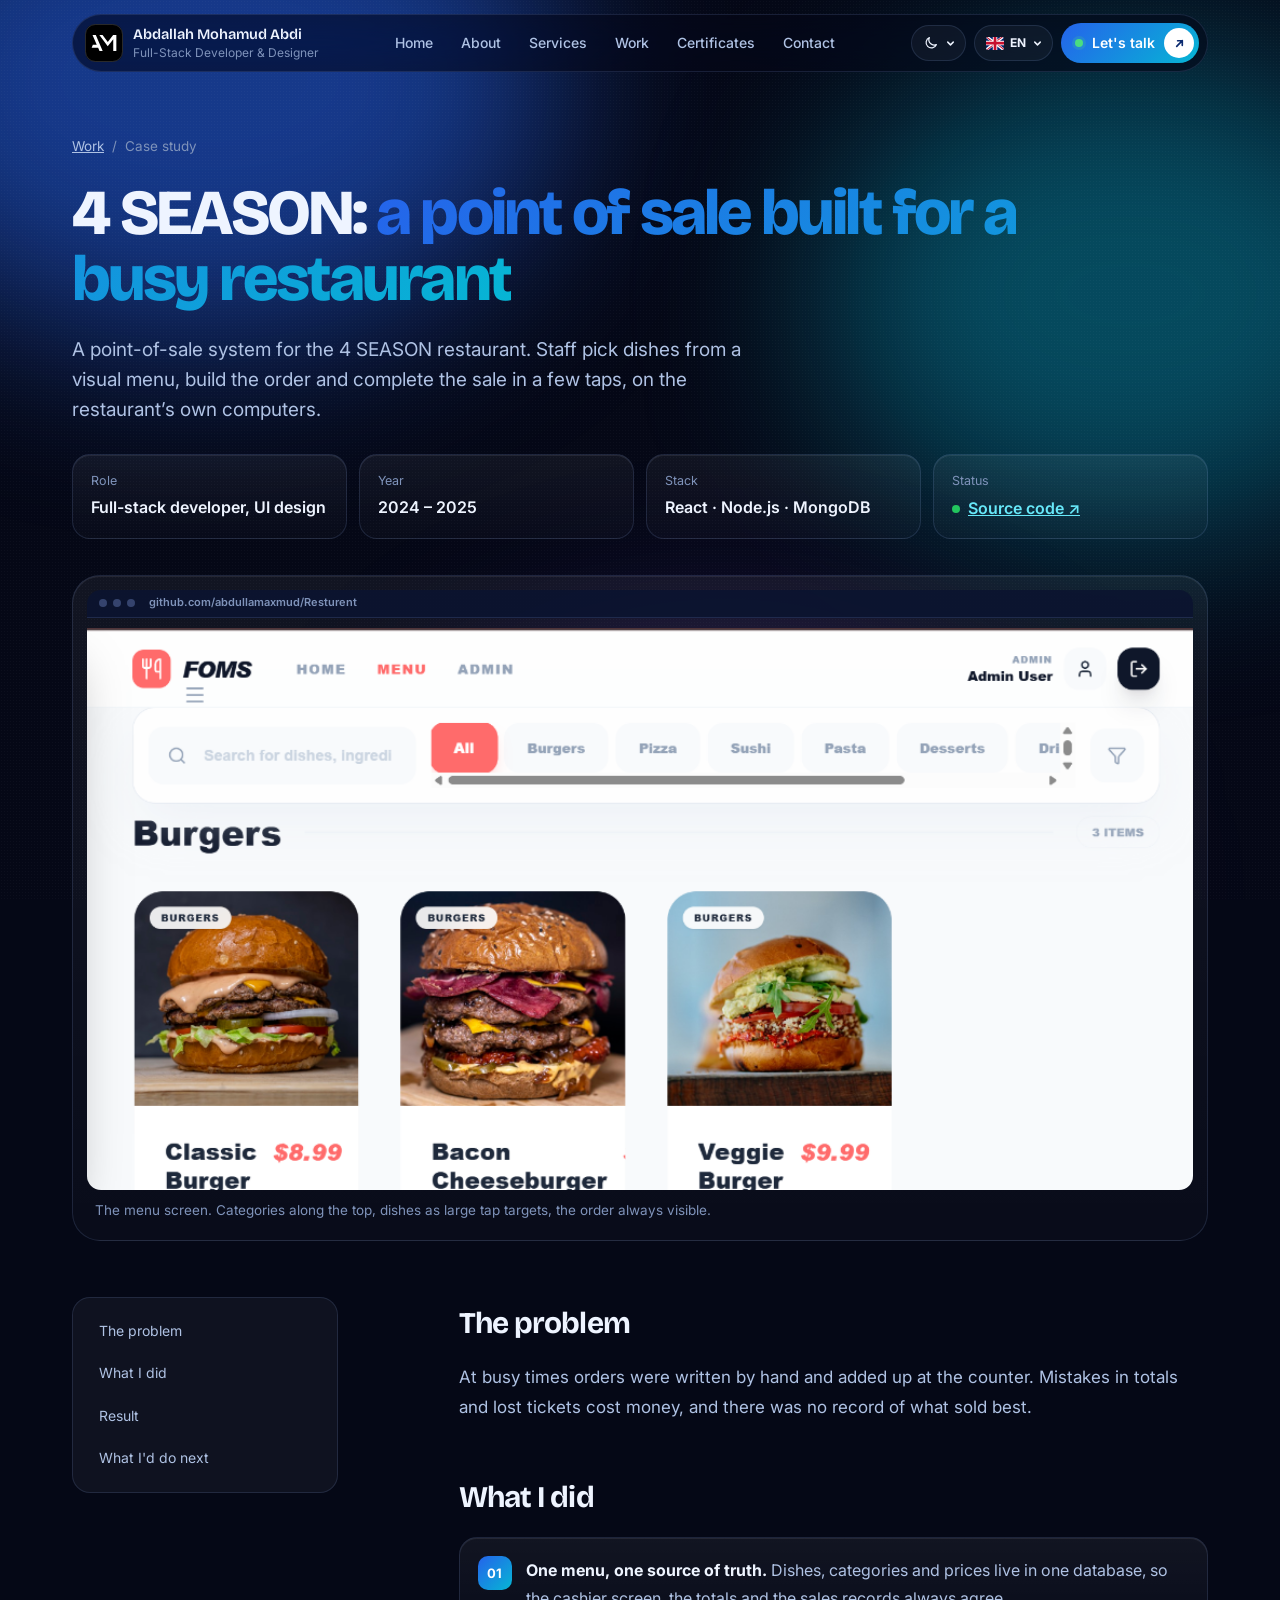
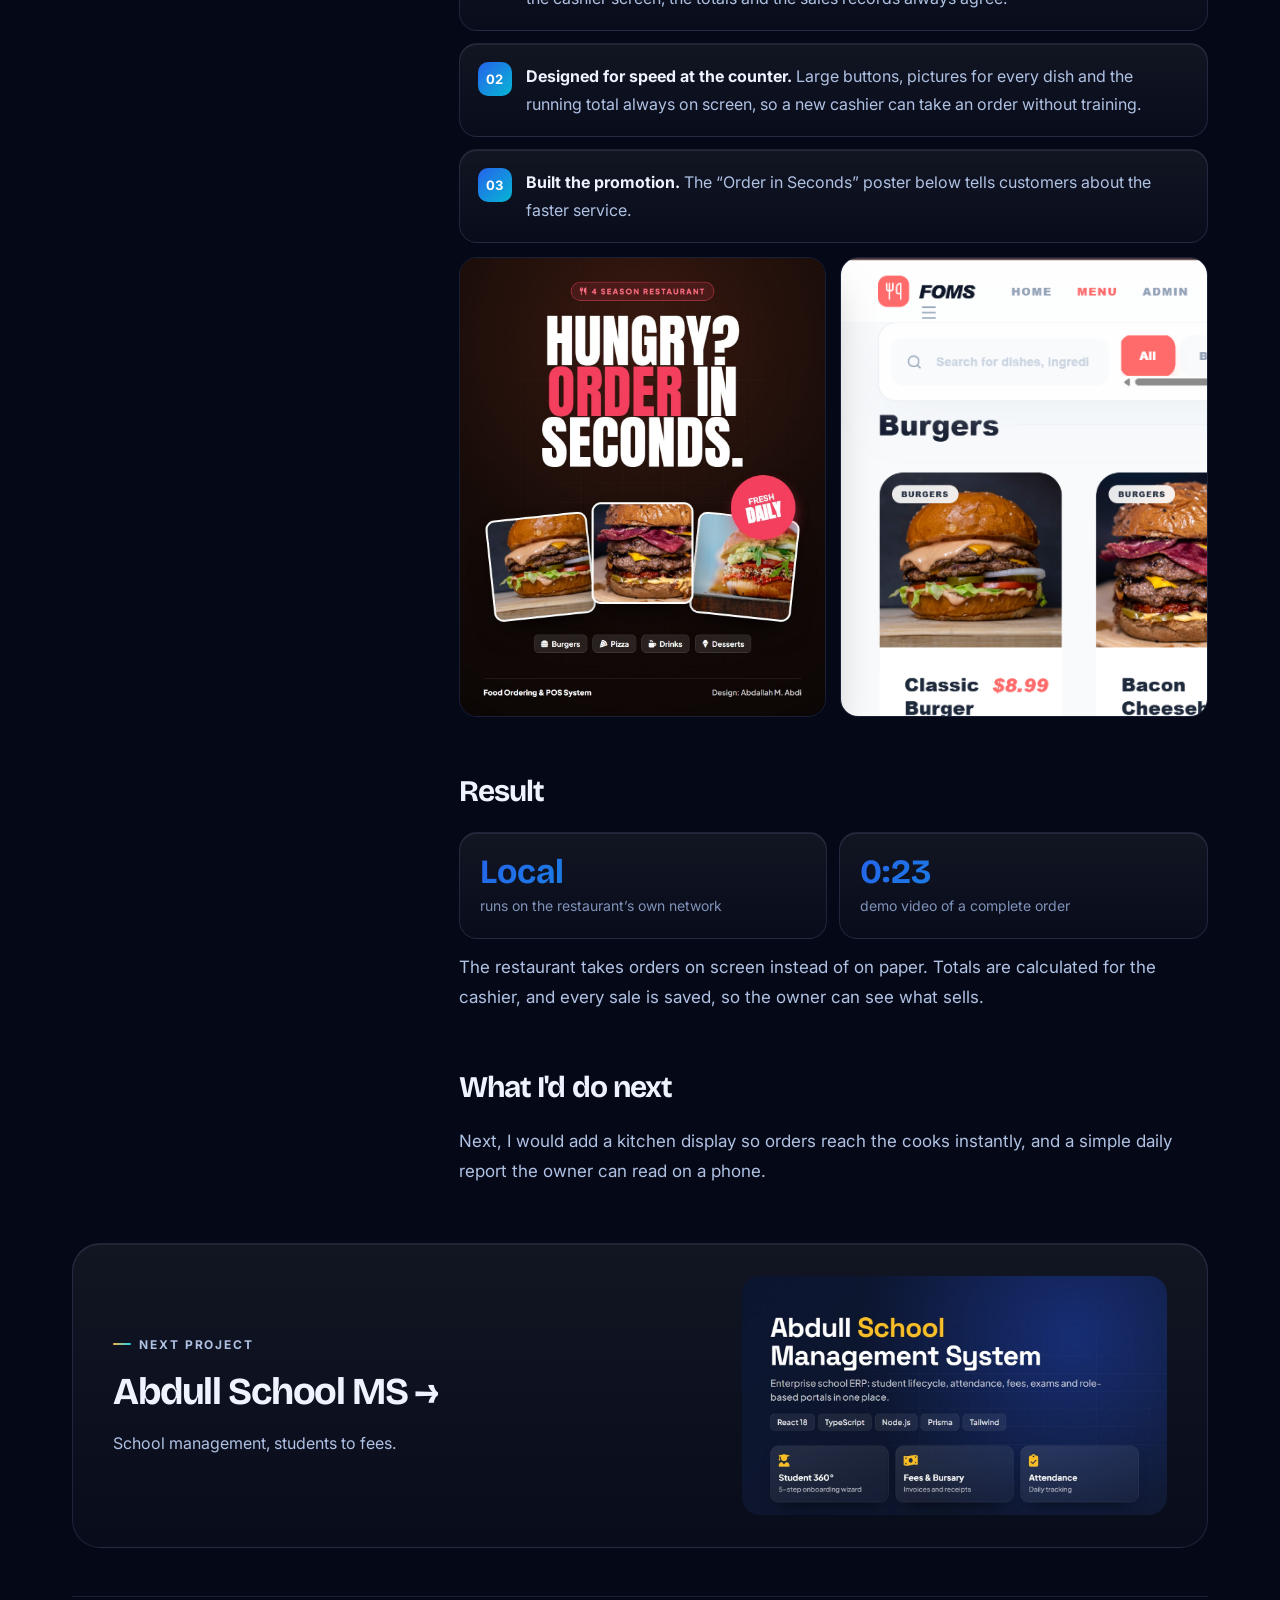
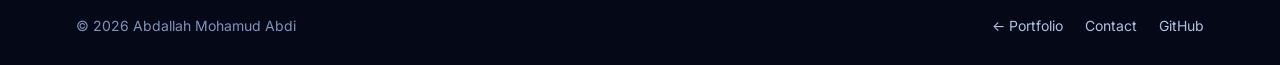
<file: case-studies/4-season-pos.html>
<!DOCTYPE html>
<html lang="en" dir="ltr" data-theme="dark">
<head>
  <meta charset="UTF-8" />
  <meta name="viewport" content="width=device-width, initial-scale=1, viewport-fit=cover" />
  <title>4 SEASON case study — Abdallah Mohamud Abdi</title>
  <meta name="description" content="A point-of-sale system for the 4 SEASON restaurant. Staff pick dishes from a visual menu, build the order and complete the sale in a few taps, on the resta" />
  <meta name="theme-color" content="#050816" />
  <link rel="canonical" href="https://abdallahmohamudabdi.netlify.app/case-studies/4-season-pos.html" />
  <meta property="og:type" content="article" />
  <meta property="og:title" content="4 SEASON — a point of sale built for a busy restaurant" />
  <meta property="og:description" content="A point-of-sale system for the 4 SEASON restaurant. Staff pick dishes from a visual menu, build the order and complete the sale in a few taps, on the resta" />
  <meta property="og:image" content="https://abdallahmohamudabdi.netlify.app/assets/images/project-foms-restaurant.png" />
  <meta name="twitter:card" content="summary_large_image" />
  <link rel="icon" href="../favicon.ico?v=10" sizes="any" />
  <link rel="icon" type="image/png" href="../favicon.png?v=10" />
  <link rel="apple-touch-icon" href="../apple-touch-icon.png?v=10" />
  <link rel="preconnect" href="https://fonts.googleapis.com" />
  <link rel="preconnect" href="https://fonts.gstatic.com" crossorigin />
  <link href="https://fonts.googleapis.com/css2?family=Bricolage+Grotesque:opsz,wght@12..96,500;12..96,600;12..96,700;12..96,800&family=Inter:wght@400;500;600;700&family=IBM+Plex+Sans+Arabic:wght@400;500;600;700&display=swap" rel="stylesheet" />
  <script>(function(){try{var m=localStorage.getItem('am-theme')||'dark';var d=m==='dark'||(m==='system'&&matchMedia('(prefers-color-scheme: dark)').matches);document.documentElement.setAttribute('data-theme',d?'dark':'light');document.documentElement.setAttribute('data-mode',m);}catch(e){}})();</script>
  <link rel="stylesheet" href="../style.css?v=5.0" />
</head>
<body class="case-page">
  <a class="skip-link" href="#main">Skip to content</a>
  <div class="aurora" aria-hidden="true"><i></i><i></i><i></i></div>
  <div class="grain" aria-hidden="true"></div>

  <!-- ===================== HEADER ===================== -->
  <div class="header-bar">
   <div class="shell">
    <header class="site-header" id="siteHeader">
      <a href="../index.html" class="brand" aria-label="Abdallah Mohamud Abdi — home">
        <svg class="brand-mark" width="38" height="38" viewBox="0 0 40 40" aria-hidden="true">
          <rect width="40" height="40" rx="11" fill="#000000" /><rect x=".5" y=".5" width="39" height="39" rx="10.5" fill="none" stroke="#FFFFFF" stroke-opacity=".18" /><path d="M7.93 11.61L12.34 21.77L8.28 21.77L7.00 25.12L13.83 25.12L15.27 28.39L18.61 28.39L11.37 11.61zM15.12 11.61L23.92 23.44L29.74 16.08L29.74 28.39L33.00 28.39L33.00 11.61L29.59 11.61L24.00 18.88L18.48 11.61z" fill="#FFFFFF" />
        </svg>
        <span class="brand-text">
          <b>Abdallah Mohamud Abdi</b>
          <small data-i18n="brand.role">Full-Stack Developer &amp; Designer</small>
        </span>
      </a>

      <nav class="nav" aria-label="Main">
        <a href="../#top" class="nav-link" data-i18n="nav.home">Home</a>
        <a href="../#about" class="nav-link" data-i18n="nav.about">About</a>
        <a href="../#services" class="nav-link" data-i18n="nav.services">Services</a>
        <a href="../#work" class="nav-link" data-i18n="nav.work">Work</a>
        <a href="../#certificates" class="nav-link" data-i18n="nav.certificates">Certificates</a>
        <a href="../#contact" class="nav-link" data-i18n="nav.contact">Contact</a>
      </nav>

      <div class="header-tools">
        <!-- Theme -->
        <div class="dropdown" data-dropdown>
          <button type="button" class="chip-btn" aria-haspopup="menu" aria-expanded="false" aria-label="Theme">
            <svg class="ic-mode ic-dark" width="16" height="16" viewBox="0 0 24 24" fill="none" aria-hidden="true"><path d="M20 14.5A8 8 0 019.5 4a8 8 0 1010.5 10.5z" stroke="currentColor" stroke-width="1.8" stroke-linejoin="round"/></svg>
            <svg class="ic-mode ic-light" width="16" height="16" viewBox="0 0 24 24" fill="none" aria-hidden="true"><circle cx="12" cy="12" r="4" stroke="currentColor" stroke-width="1.8"/><path d="M12 2v2M12 20v2M2 12h2M20 12h2M4.9 4.9l1.4 1.4M17.7 17.7l1.4 1.4M4.9 19.1l1.4-1.4M17.7 6.3l1.4-1.4" stroke="currentColor" stroke-width="1.8" stroke-linecap="round"/></svg>
            <svg class="ic-mode ic-system" width="16" height="16" viewBox="0 0 24 24" fill="none" aria-hidden="true"><rect x="3" y="4" width="18" height="12" rx="2" stroke="currentColor" stroke-width="1.8"/><path d="M8 20h8M12 16v4" stroke="currentColor" stroke-width="1.8" stroke-linecap="round"/></svg>
            <svg class="chev" width="11" height="11" viewBox="0 0 12 12" fill="none" aria-hidden="true"><path d="M3 4.5l3 3 3-3" stroke="currentColor" stroke-width="1.6" stroke-linecap="round" stroke-linejoin="round"/></svg>
          </button>
          <div class="menu" role="menu" aria-label="Theme">
            <button type="button" role="menuitemradio" data-theme-pick="dark"><span data-i18n="theme.dark">Dark</span><small data-i18n="theme.darkHint">Always dark</small></button>
            <button type="button" role="menuitemradio" data-theme-pick="light"><span data-i18n="theme.light">Light</span><small data-i18n="theme.lightHint">Always light</small></button>
            <button type="button" role="menuitemradio" data-theme-pick="system"><span data-i18n="theme.system">System</span><small data-i18n="theme.systemHint">Match my device</small></button>
          </div>
        </div>
        <!-- Language -->
        <div class="dropdown" data-dropdown>
          <button type="button" class="chip-btn lang-btn" aria-haspopup="menu" aria-expanded="false" aria-label="Language">
            <img src="../assets/v2/flags/gb.svg" alt="" width="18" height="13" class="lang-flag" />
            <span class="lang-code">EN</span>
            <svg class="chev" width="11" height="11" viewBox="0 0 12 12" fill="none" aria-hidden="true"><path d="M3 4.5l3 3 3-3" stroke="currentColor" stroke-width="1.6" stroke-linecap="round" stroke-linejoin="round"/></svg>
          </button>
          <div class="menu" role="menu" aria-label="Language">
            <button type="button" role="menuitemradio" data-lang-pick="en" lang="en"><img src="../assets/v2/flags/gb.svg" alt="" width="22" height="16" /><span>English</span><small>EN</small></button>
            <button type="button" role="menuitemradio" data-lang-pick="so" lang="so"><img src="../assets/v2/flags/so.svg" alt="" width="22" height="16" /><span>Soomaali</span><small>SO</small></button>
            <button type="button" role="menuitemradio" data-lang-pick="ar" lang="ar"><img src="../assets/v2/flags/sa.svg" alt="" width="22" height="16" /><span>العربية</span><small>AR</small></button>
          </div>
        </div>
        <a href="../#contact" class="talk-btn"><span class="talk-dot" aria-hidden="true"></span><span class="talk-label" data-i18n="cta.talk">Let's talk</span><span class="talk-arrow" aria-hidden="true"><svg width="13" height="13" viewBox="0 0 14 14" fill="none"><path d="M4 10L10 4M5 4h5v5" stroke="currentColor" stroke-width="1.8" stroke-linecap="round" stroke-linejoin="round"/></svg></span></a>
        <!-- Menu for small screens -->
        <div class="dropdown nav-menu" data-dropdown>
          <button type="button" class="chip-btn icon-only" aria-haspopup="menu" aria-expanded="false" aria-label="Menu">
            <svg width="18" height="18" viewBox="0 0 24 24" fill="none" aria-hidden="true"><path d="M4 7h16M4 12h16M4 17h16" stroke="currentColor" stroke-width="1.9" stroke-linecap="round"/></svg>
          </button>
          <div class="menu" role="menu" aria-label="Sections">
            <a href="../#top" role="menuitem" data-i18n="nav.home">Home</a>
            <a href="../#about" role="menuitem" data-i18n="nav.about">About</a>
            <a href="../#services" role="menuitem" data-i18n="nav.services">Services</a>
            <a href="../#work" role="menuitem" data-i18n="nav.work">Work</a>
            <a href="../#certificates" role="menuitem" data-i18n="nav.certificates">Certificates</a>
            <a href="../#contact" role="menuitem" data-i18n="nav.contact">Contact</a>
          </div>
        </div>
      </div>
    </header>
   </div>
  </div>


  <main id="main">
    <div class="shell">
      <section class="cs-hero">
        <nav class="cs-crumb" aria-label="Breadcrumb"><a href="../index.html#work">Work</a><span aria-hidden="true">/</span><span>Case study</span></nav>
        <h1 class="cs-title">4 SEASON: <span>a point of sale built for a busy restaurant</span></h1>
        <p class="cs-lead">A point-of-sale system for the 4 SEASON restaurant. Staff pick dishes from a visual menu, build the order and complete the sale in a few taps, on the restaurant’s own computers.</p>
        <dl class="cs-meta">
          <div class="card"><dt>Role</dt><dd>Full-stack developer, UI design</dd></div><div class="card"><dt>Year</dt><dd>2024 – 2025</dd></div><div class="card"><dt>Stack</dt><dd>React · Node.js · MongoDB</dd></div>
          <div class="card"><dt>Status</dt><dd><a href="https://github.com/abdullamaxmud/Resturent/" target="_blank" rel="noopener"><i class="live-dot" aria-hidden="true"></i>Source code ↗</a></dd></div>
        </dl>
      </section>

      <figure class="cs-shot card">
        <div class="browser-bar" aria-hidden="true"><i></i><i></i><i></i><span>github.com/abdullamaxmud/Resturent</span></div>
        <img src="../assets/images/project-foms-restaurant.png" alt="4 SEASON menu screen" />
        <figcaption>The menu screen. Categories along the top, dishes as large tap targets, the order always visible.</figcaption>
      </figure>

      <div class="cs-body">
        <aside class="cs-toc" aria-label="On this page">
          <a href="#problem">The problem</a><a href="#did">What I did</a><a href="#result">Result</a><a href="#next">What I'd do next</a>
        </aside>
        <article class="cs-article">
          <section id="problem"><h2>The problem</h2><p>At busy times orders were written by hand and added up at the counter. Mistakes in totals and lost tickets cost money, and there was no record of what sold best.</p></section>
          <section id="did"><h2>What I did</h2>
            <ol class="cs-steps"><li class="card"><span class="cs-n">01</span><span><b>One menu, one source of truth.</b> Dishes, categories and prices live in one database, so the cashier screen, the totals and the sales records always agree.</span></li><li class="card"><span class="cs-n">02</span><span><b>Designed for speed at the counter.</b> Large buttons, pictures for every dish and the running total always on screen, so a new cashier can take an order without training.</span></li><li class="card"><span class="cs-n">03</span><span><b>Built the promotion.</b> The “Order in Seconds” poster below tells customers about the faster service.</span></li></ol>
            <div class="cs-pics"><img src="../assets/images/posters/poster-4-season.jpg" alt="Order in Seconds poster" loading="lazy" /><img src="../assets/images/project-foms-restaurant.png" alt="4 SEASON menu screen" loading="lazy" class="top" /></div>
          </section>
          <section id="result"><h2>Result</h2>
            <div class="cs-stats"><div class="card"><b>Local</b><span>runs on the restaurant’s own network</span></div><div class="card"><b>0:23</b><span>demo video of a complete order</span></div></div>
            <p>The restaurant takes orders on screen instead of on paper. Totals are calculated for the cashier, and every sale is saved, so the owner can see what sells.</p></section>
          <section id="next"><h2>What I'd do next</h2><p>Next, I would add a kitchen display so orders reach the cooks instantly, and a simple daily report the owner can read on a phone.</p></section>
        </article>
      </div>

      <a href="../case-studies/abdull-school-ms.html" class="card cs-next spot">
        <span class="cs-next-txt"><span class="eyebrow">Next project</span><b>Abdull School MS →</b><span>School management, students to fees.</span></span>
        <img src="../assets/images/project-abdull-school.jpg" alt="" loading="lazy" />
      </a>
    </div>
  </main>

  <footer class="site-footer cs-footer">
    <div class="shell">
      <div class="foot-row">
        <span>© <span id="year">2026</span> Abdallah Mohamud Abdi</span>
        <nav class="foot-links" aria-label="Elsewhere"><a href="../index.html">← Portfolio</a><a href="../index.html#contact">Contact</a><a href="https://github.com/abdullamaxmud" target="_blank" rel="noopener">GitHub</a></nav>
      </div>
    </div>
  </footer>
  <script src="../script.js?v=5.0" defer></script>
</body>
</html>
</file>
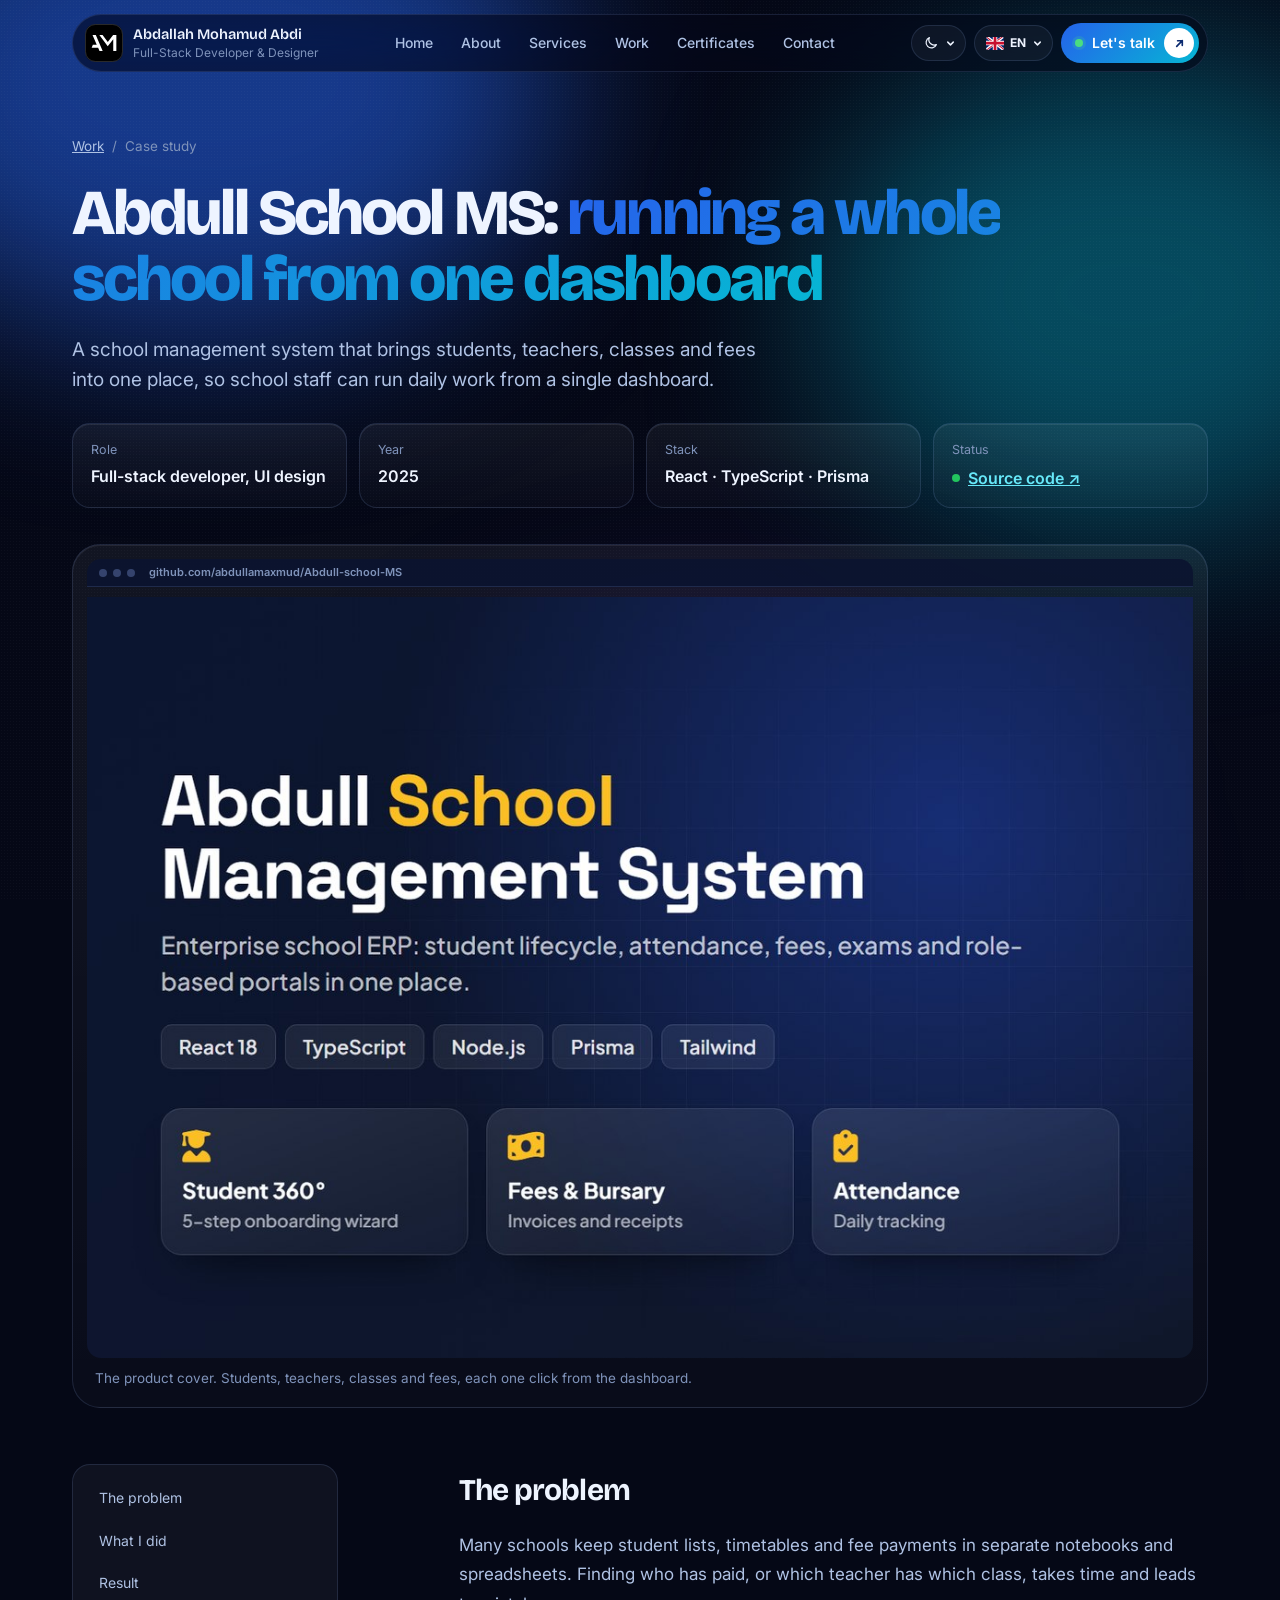
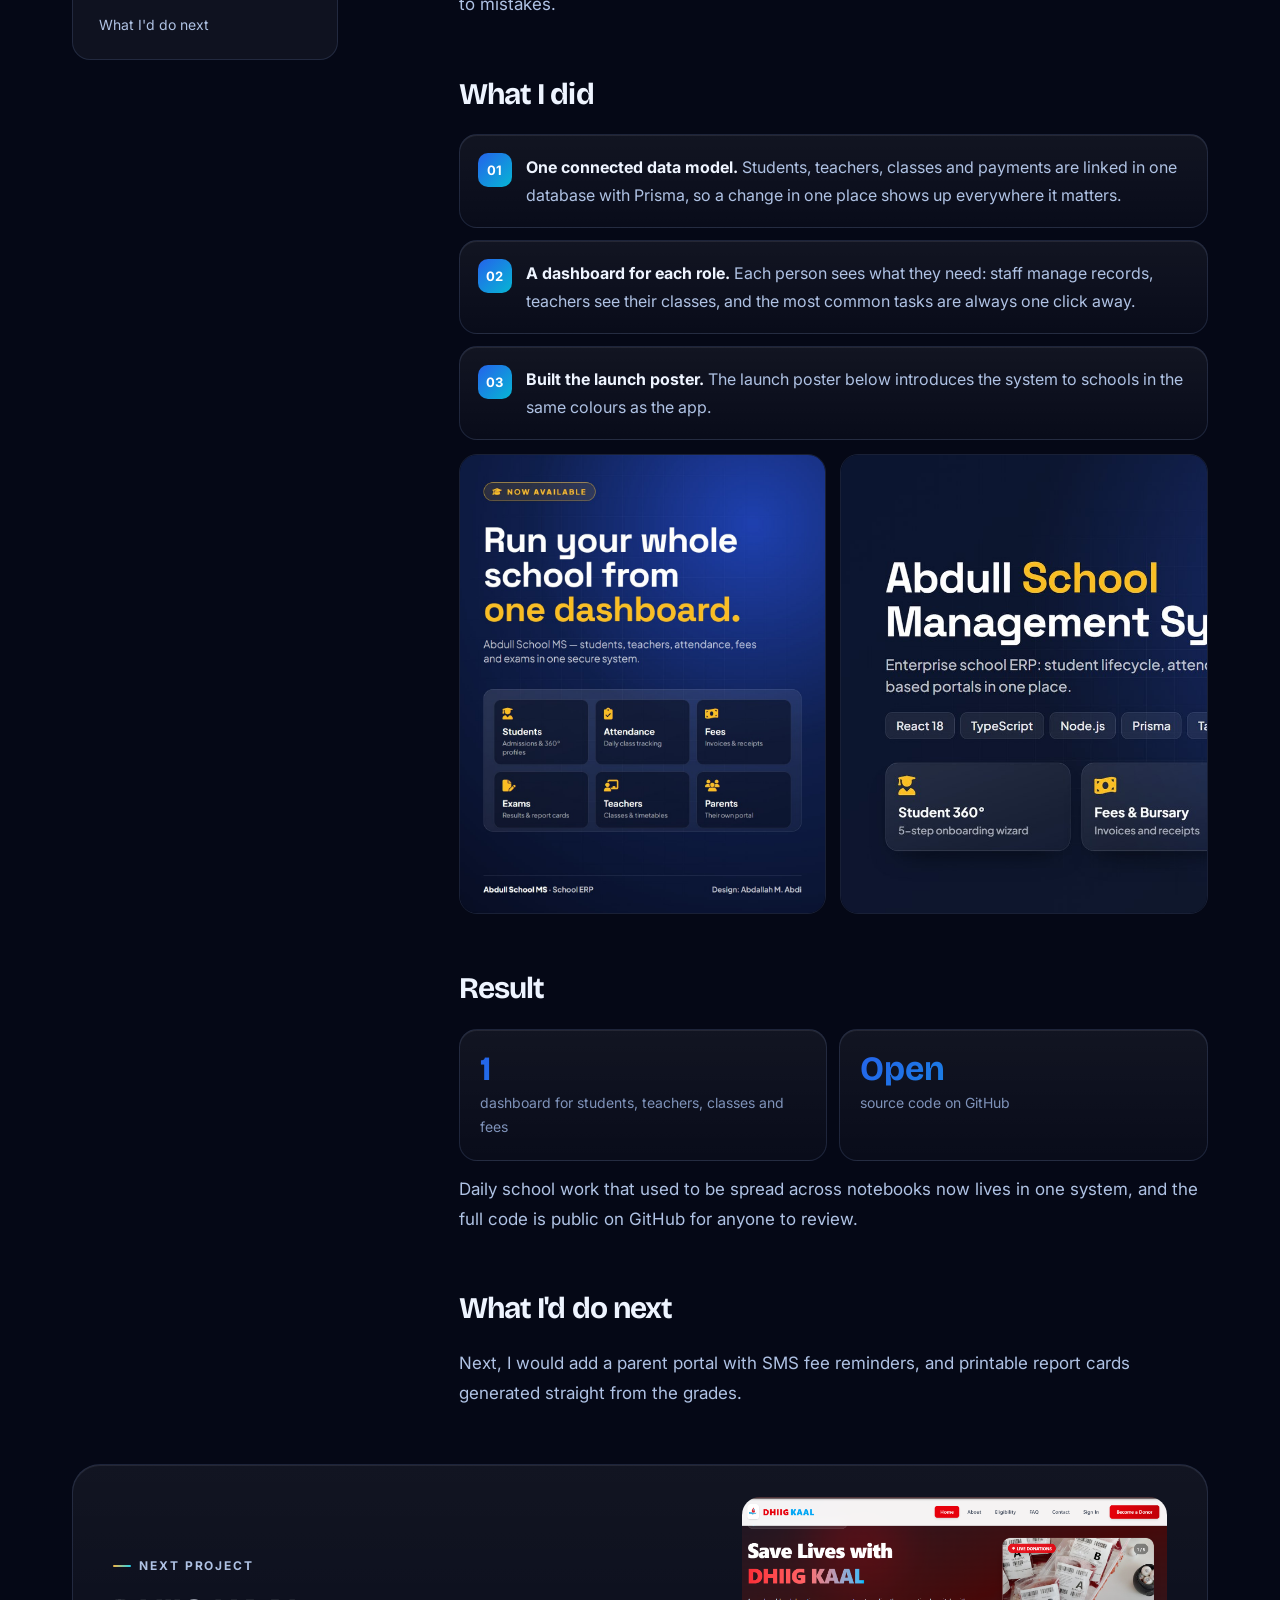
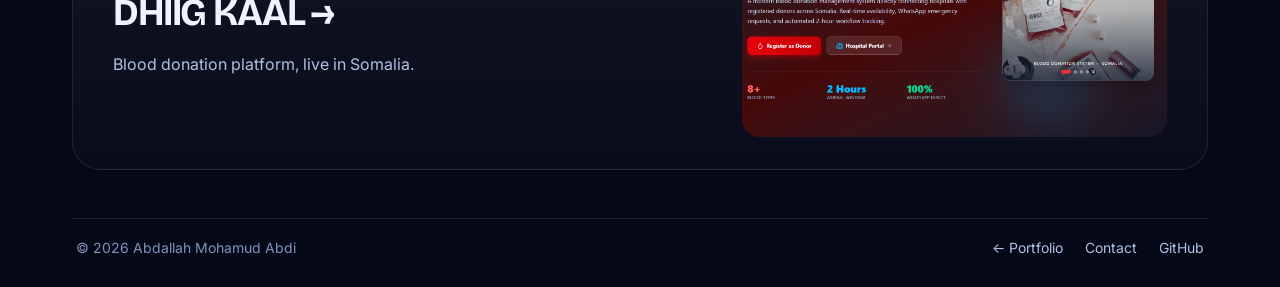
<file: case-studies/abdull-school-ms.html>
<!DOCTYPE html>
<html lang="en" dir="ltr" data-theme="dark">
<head>
  <meta charset="UTF-8" />
  <meta name="viewport" content="width=device-width, initial-scale=1, viewport-fit=cover" />
  <title>Abdull School MS case study — Abdallah Mohamud Abdi</title>
  <meta name="description" content="A school management system that brings students, teachers, classes and fees into one place, so school staff can run daily work from a single dashboard." />
  <meta name="theme-color" content="#050816" />
  <link rel="canonical" href="https://abdallahmohamudabdi.netlify.app/case-studies/abdull-school-ms.html" />
  <meta property="og:type" content="article" />
  <meta property="og:title" content="Abdull School MS — running a whole school from one dashboard" />
  <meta property="og:description" content="A school management system that brings students, teachers, classes and fees into one place, so school staff can run daily work from a single dashboard." />
  <meta property="og:image" content="https://abdallahmohamudabdi.netlify.app/assets/images/project-abdull-school.jpg" />
  <meta name="twitter:card" content="summary_large_image" />
  <link rel="icon" href="../favicon.ico?v=10" sizes="any" />
  <link rel="icon" type="image/png" href="../favicon.png?v=10" />
  <link rel="apple-touch-icon" href="../apple-touch-icon.png?v=10" />
  <link rel="preconnect" href="https://fonts.googleapis.com" />
  <link rel="preconnect" href="https://fonts.gstatic.com" crossorigin />
  <link href="https://fonts.googleapis.com/css2?family=Bricolage+Grotesque:opsz,wght@12..96,500;12..96,600;12..96,700;12..96,800&family=Inter:wght@400;500;600;700&family=IBM+Plex+Sans+Arabic:wght@400;500;600;700&display=swap" rel="stylesheet" />
  <script>(function(){try{var m=localStorage.getItem('am-theme')||'dark';var d=m==='dark'||(m==='system'&&matchMedia('(prefers-color-scheme: dark)').matches);document.documentElement.setAttribute('data-theme',d?'dark':'light');document.documentElement.setAttribute('data-mode',m);}catch(e){}})();</script>
  <link rel="stylesheet" href="../style.css?v=5.0" />
</head>
<body class="case-page">
  <a class="skip-link" href="#main">Skip to content</a>
  <div class="aurora" aria-hidden="true"><i></i><i></i><i></i></div>
  <div class="grain" aria-hidden="true"></div>

  <!-- ===================== HEADER ===================== -->
  <div class="header-bar">
   <div class="shell">
    <header class="site-header" id="siteHeader">
      <a href="../index.html" class="brand" aria-label="Abdallah Mohamud Abdi — home">
        <svg class="brand-mark" width="38" height="38" viewBox="0 0 40 40" aria-hidden="true">
          <rect width="40" height="40" rx="11" fill="#000000" /><rect x=".5" y=".5" width="39" height="39" rx="10.5" fill="none" stroke="#FFFFFF" stroke-opacity=".18" /><path d="M7.93 11.61L12.34 21.77L8.28 21.77L7.00 25.12L13.83 25.12L15.27 28.39L18.61 28.39L11.37 11.61zM15.12 11.61L23.92 23.44L29.74 16.08L29.74 28.39L33.00 28.39L33.00 11.61L29.59 11.61L24.00 18.88L18.48 11.61z" fill="#FFFFFF" />
        </svg>
        <span class="brand-text">
          <b>Abdallah Mohamud Abdi</b>
          <small data-i18n="brand.role">Full-Stack Developer &amp; Designer</small>
        </span>
      </a>

      <nav class="nav" aria-label="Main">
        <a href="../#top" class="nav-link" data-i18n="nav.home">Home</a>
        <a href="../#about" class="nav-link" data-i18n="nav.about">About</a>
        <a href="../#services" class="nav-link" data-i18n="nav.services">Services</a>
        <a href="../#work" class="nav-link" data-i18n="nav.work">Work</a>
        <a href="../#certificates" class="nav-link" data-i18n="nav.certificates">Certificates</a>
        <a href="../#contact" class="nav-link" data-i18n="nav.contact">Contact</a>
      </nav>

      <div class="header-tools">
        <!-- Theme -->
        <div class="dropdown" data-dropdown>
          <button type="button" class="chip-btn" aria-haspopup="menu" aria-expanded="false" aria-label="Theme">
            <svg class="ic-mode ic-dark" width="16" height="16" viewBox="0 0 24 24" fill="none" aria-hidden="true"><path d="M20 14.5A8 8 0 019.5 4a8 8 0 1010.5 10.5z" stroke="currentColor" stroke-width="1.8" stroke-linejoin="round"/></svg>
            <svg class="ic-mode ic-light" width="16" height="16" viewBox="0 0 24 24" fill="none" aria-hidden="true"><circle cx="12" cy="12" r="4" stroke="currentColor" stroke-width="1.8"/><path d="M12 2v2M12 20v2M2 12h2M20 12h2M4.9 4.9l1.4 1.4M17.7 17.7l1.4 1.4M4.9 19.1l1.4-1.4M17.7 6.3l1.4-1.4" stroke="currentColor" stroke-width="1.8" stroke-linecap="round"/></svg>
            <svg class="ic-mode ic-system" width="16" height="16" viewBox="0 0 24 24" fill="none" aria-hidden="true"><rect x="3" y="4" width="18" height="12" rx="2" stroke="currentColor" stroke-width="1.8"/><path d="M8 20h8M12 16v4" stroke="currentColor" stroke-width="1.8" stroke-linecap="round"/></svg>
            <svg class="chev" width="11" height="11" viewBox="0 0 12 12" fill="none" aria-hidden="true"><path d="M3 4.5l3 3 3-3" stroke="currentColor" stroke-width="1.6" stroke-linecap="round" stroke-linejoin="round"/></svg>
          </button>
          <div class="menu" role="menu" aria-label="Theme">
            <button type="button" role="menuitemradio" data-theme-pick="dark"><span data-i18n="theme.dark">Dark</span><small data-i18n="theme.darkHint">Always dark</small></button>
            <button type="button" role="menuitemradio" data-theme-pick="light"><span data-i18n="theme.light">Light</span><small data-i18n="theme.lightHint">Always light</small></button>
            <button type="button" role="menuitemradio" data-theme-pick="system"><span data-i18n="theme.system">System</span><small data-i18n="theme.systemHint">Match my device</small></button>
          </div>
        </div>
        <!-- Language -->
        <div class="dropdown" data-dropdown>
          <button type="button" class="chip-btn lang-btn" aria-haspopup="menu" aria-expanded="false" aria-label="Language">
            <img src="../assets/v2/flags/gb.svg" alt="" width="18" height="13" class="lang-flag" />
            <span class="lang-code">EN</span>
            <svg class="chev" width="11" height="11" viewBox="0 0 12 12" fill="none" aria-hidden="true"><path d="M3 4.5l3 3 3-3" stroke="currentColor" stroke-width="1.6" stroke-linecap="round" stroke-linejoin="round"/></svg>
          </button>
          <div class="menu" role="menu" aria-label="Language">
            <button type="button" role="menuitemradio" data-lang-pick="en" lang="en"><img src="../assets/v2/flags/gb.svg" alt="" width="22" height="16" /><span>English</span><small>EN</small></button>
            <button type="button" role="menuitemradio" data-lang-pick="so" lang="so"><img src="../assets/v2/flags/so.svg" alt="" width="22" height="16" /><span>Soomaali</span><small>SO</small></button>
            <button type="button" role="menuitemradio" data-lang-pick="ar" lang="ar"><img src="../assets/v2/flags/sa.svg" alt="" width="22" height="16" /><span>العربية</span><small>AR</small></button>
          </div>
        </div>
        <a href="../#contact" class="talk-btn"><span class="talk-dot" aria-hidden="true"></span><span class="talk-label" data-i18n="cta.talk">Let's talk</span><span class="talk-arrow" aria-hidden="true"><svg width="13" height="13" viewBox="0 0 14 14" fill="none"><path d="M4 10L10 4M5 4h5v5" stroke="currentColor" stroke-width="1.8" stroke-linecap="round" stroke-linejoin="round"/></svg></span></a>
        <!-- Menu for small screens -->
        <div class="dropdown nav-menu" data-dropdown>
          <button type="button" class="chip-btn icon-only" aria-haspopup="menu" aria-expanded="false" aria-label="Menu">
            <svg width="18" height="18" viewBox="0 0 24 24" fill="none" aria-hidden="true"><path d="M4 7h16M4 12h16M4 17h16" stroke="currentColor" stroke-width="1.9" stroke-linecap="round"/></svg>
          </button>
          <div class="menu" role="menu" aria-label="Sections">
            <a href="../#top" role="menuitem" data-i18n="nav.home">Home</a>
            <a href="../#about" role="menuitem" data-i18n="nav.about">About</a>
            <a href="../#services" role="menuitem" data-i18n="nav.services">Services</a>
            <a href="../#work" role="menuitem" data-i18n="nav.work">Work</a>
            <a href="../#certificates" role="menuitem" data-i18n="nav.certificates">Certificates</a>
            <a href="../#contact" role="menuitem" data-i18n="nav.contact">Contact</a>
          </div>
        </div>
      </div>
    </header>
   </div>
  </div>


  <main id="main">
    <div class="shell">
      <section class="cs-hero">
        <nav class="cs-crumb" aria-label="Breadcrumb"><a href="../index.html#work">Work</a><span aria-hidden="true">/</span><span>Case study</span></nav>
        <h1 class="cs-title">Abdull School MS: <span>running a whole school from one dashboard</span></h1>
        <p class="cs-lead">A school management system that brings students, teachers, classes and fees into one place, so school staff can run daily work from a single dashboard.</p>
        <dl class="cs-meta">
          <div class="card"><dt>Role</dt><dd>Full-stack developer, UI design</dd></div><div class="card"><dt>Year</dt><dd>2025</dd></div><div class="card"><dt>Stack</dt><dd>React · TypeScript · Prisma</dd></div>
          <div class="card"><dt>Status</dt><dd><a href="https://github.com/abdullamaxmud/Abdull-school-MS/" target="_blank" rel="noopener"><i class="live-dot" aria-hidden="true"></i>Source code ↗</a></dd></div>
        </dl>
      </section>

      <figure class="cs-shot card">
        <div class="browser-bar" aria-hidden="true"><i></i><i></i><i></i><span>github.com/abdullamaxmud/Abdull-school-MS</span></div>
        <img src="../assets/images/project-abdull-school.jpg" alt="Abdull School MS cover" />
        <figcaption>The product cover. Students, teachers, classes and fees, each one click from the dashboard.</figcaption>
      </figure>

      <div class="cs-body">
        <aside class="cs-toc" aria-label="On this page">
          <a href="#problem">The problem</a><a href="#did">What I did</a><a href="#result">Result</a><a href="#next">What I'd do next</a>
        </aside>
        <article class="cs-article">
          <section id="problem"><h2>The problem</h2><p>Many schools keep student lists, timetables and fee payments in separate notebooks and spreadsheets. Finding who has paid, or which teacher has which class, takes time and leads to mistakes.</p></section>
          <section id="did"><h2>What I did</h2>
            <ol class="cs-steps"><li class="card"><span class="cs-n">01</span><span><b>One connected data model.</b> Students, teachers, classes and payments are linked in one database with Prisma, so a change in one place shows up everywhere it matters.</span></li><li class="card"><span class="cs-n">02</span><span><b>A dashboard for each role.</b> Each person sees what they need: staff manage records, teachers see their classes, and the most common tasks are always one click away.</span></li><li class="card"><span class="cs-n">03</span><span><b>Built the launch poster.</b> The launch poster below introduces the system to schools in the same colours as the app.</span></li></ol>
            <div class="cs-pics"><img src="../assets/images/posters/poster-abdull-school.jpg" alt="Abdull School MS launch poster" loading="lazy" /><img src="../assets/images/project-abdull-school.jpg" alt="Abdull School MS cover" loading="lazy" class="top" /></div>
          </section>
          <section id="result"><h2>Result</h2>
            <div class="cs-stats"><div class="card"><b>1</b><span>dashboard for students, teachers, classes and fees</span></div><div class="card"><b>Open</b><span>source code on GitHub</span></div></div>
            <p>Daily school work that used to be spread across notebooks now lives in one system, and the full code is public on GitHub for anyone to review.</p></section>
          <section id="next"><h2>What I'd do next</h2><p>Next, I would add a parent portal with SMS fee reminders, and printable report cards generated straight from the grades.</p></section>
        </article>
      </div>

      <a href="../case-studies/dhiig-kaal.html" class="card cs-next spot">
        <span class="cs-next-txt"><span class="eyebrow">Next project</span><b>DHIIG KAAL →</b><span>Blood donation platform, live in Somalia.</span></span>
        <img src="../assets/images/project-dhiig-kaal.png" alt="" loading="lazy" />
      </a>
    </div>
  </main>

  <footer class="site-footer cs-footer">
    <div class="shell">
      <div class="foot-row">
        <span>© <span id="year">2026</span> Abdallah Mohamud Abdi</span>
        <nav class="foot-links" aria-label="Elsewhere"><a href="../index.html">← Portfolio</a><a href="../index.html#contact">Contact</a><a href="https://github.com/abdullamaxmud" target="_blank" rel="noopener">GitHub</a></nav>
      </div>
    </div>
  </footer>
  <script src="../script.js?v=5.0" defer></script>
</body>
</html>
</file>
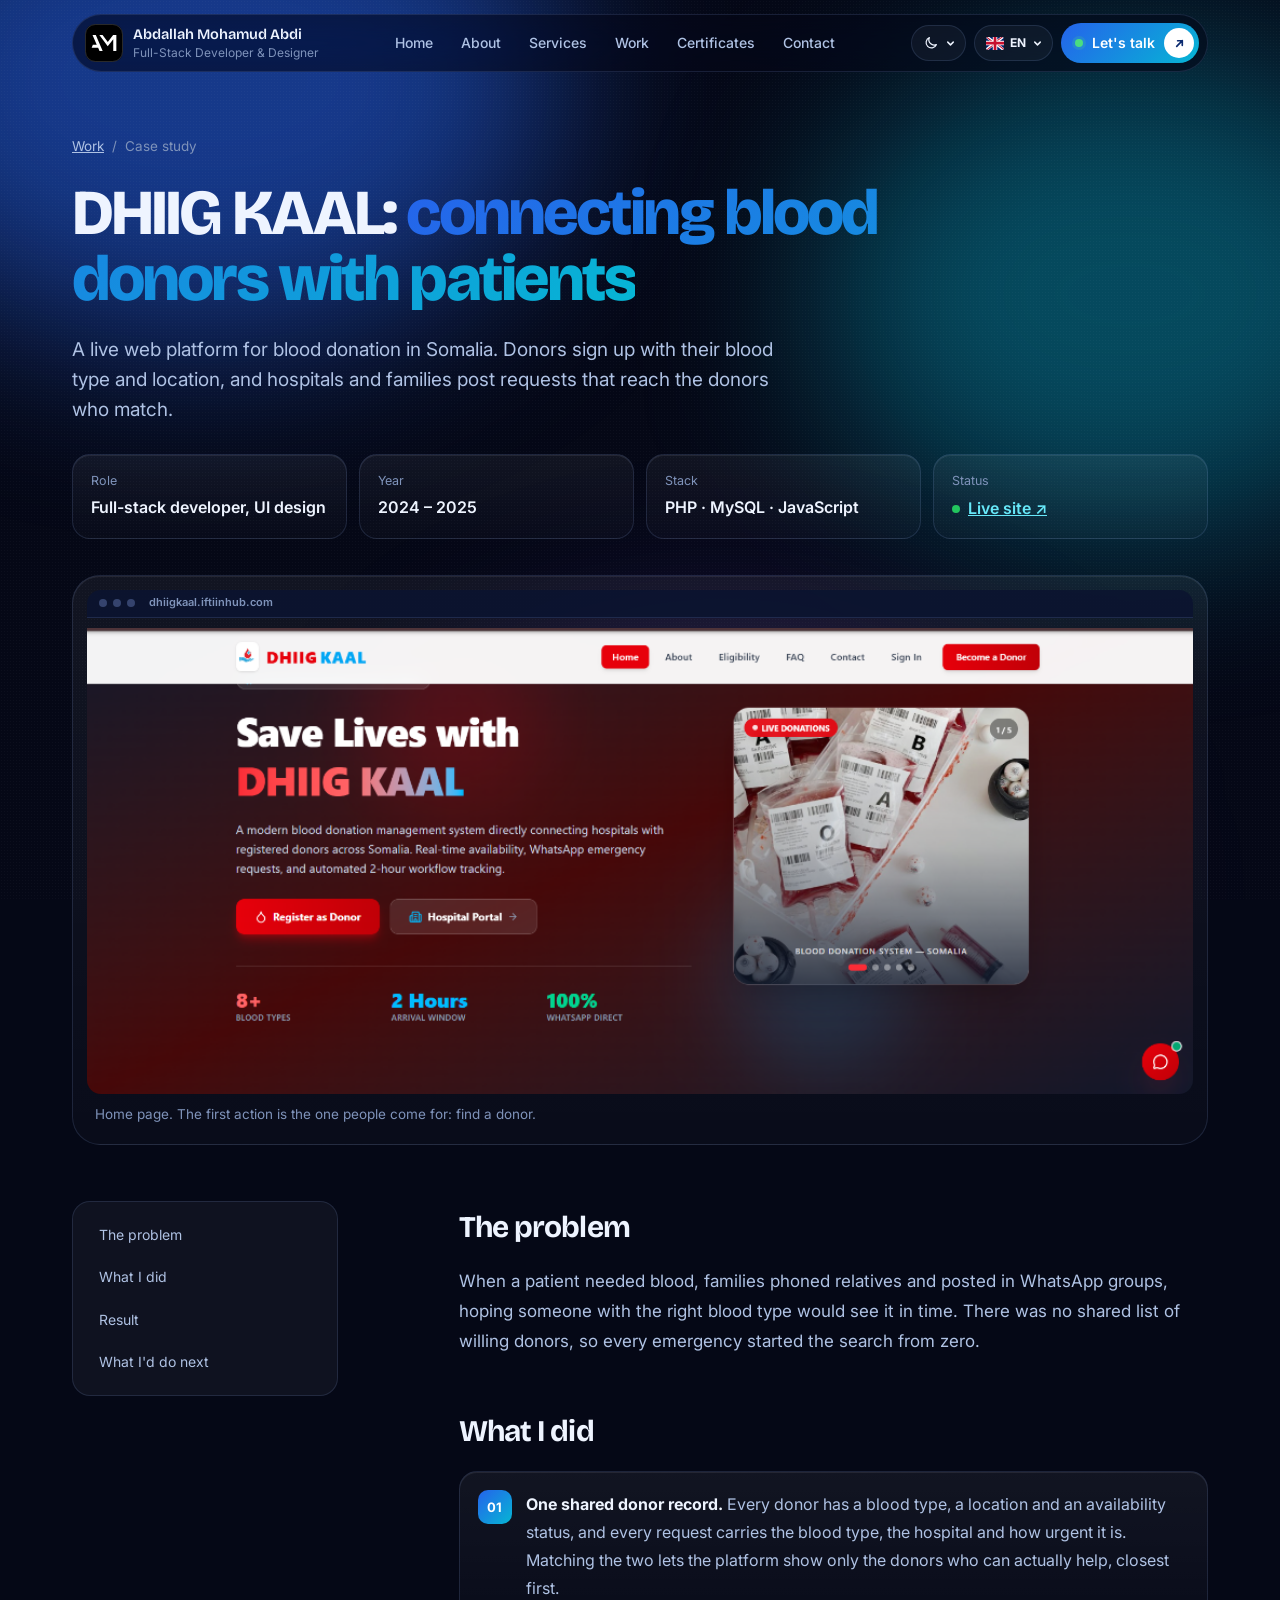
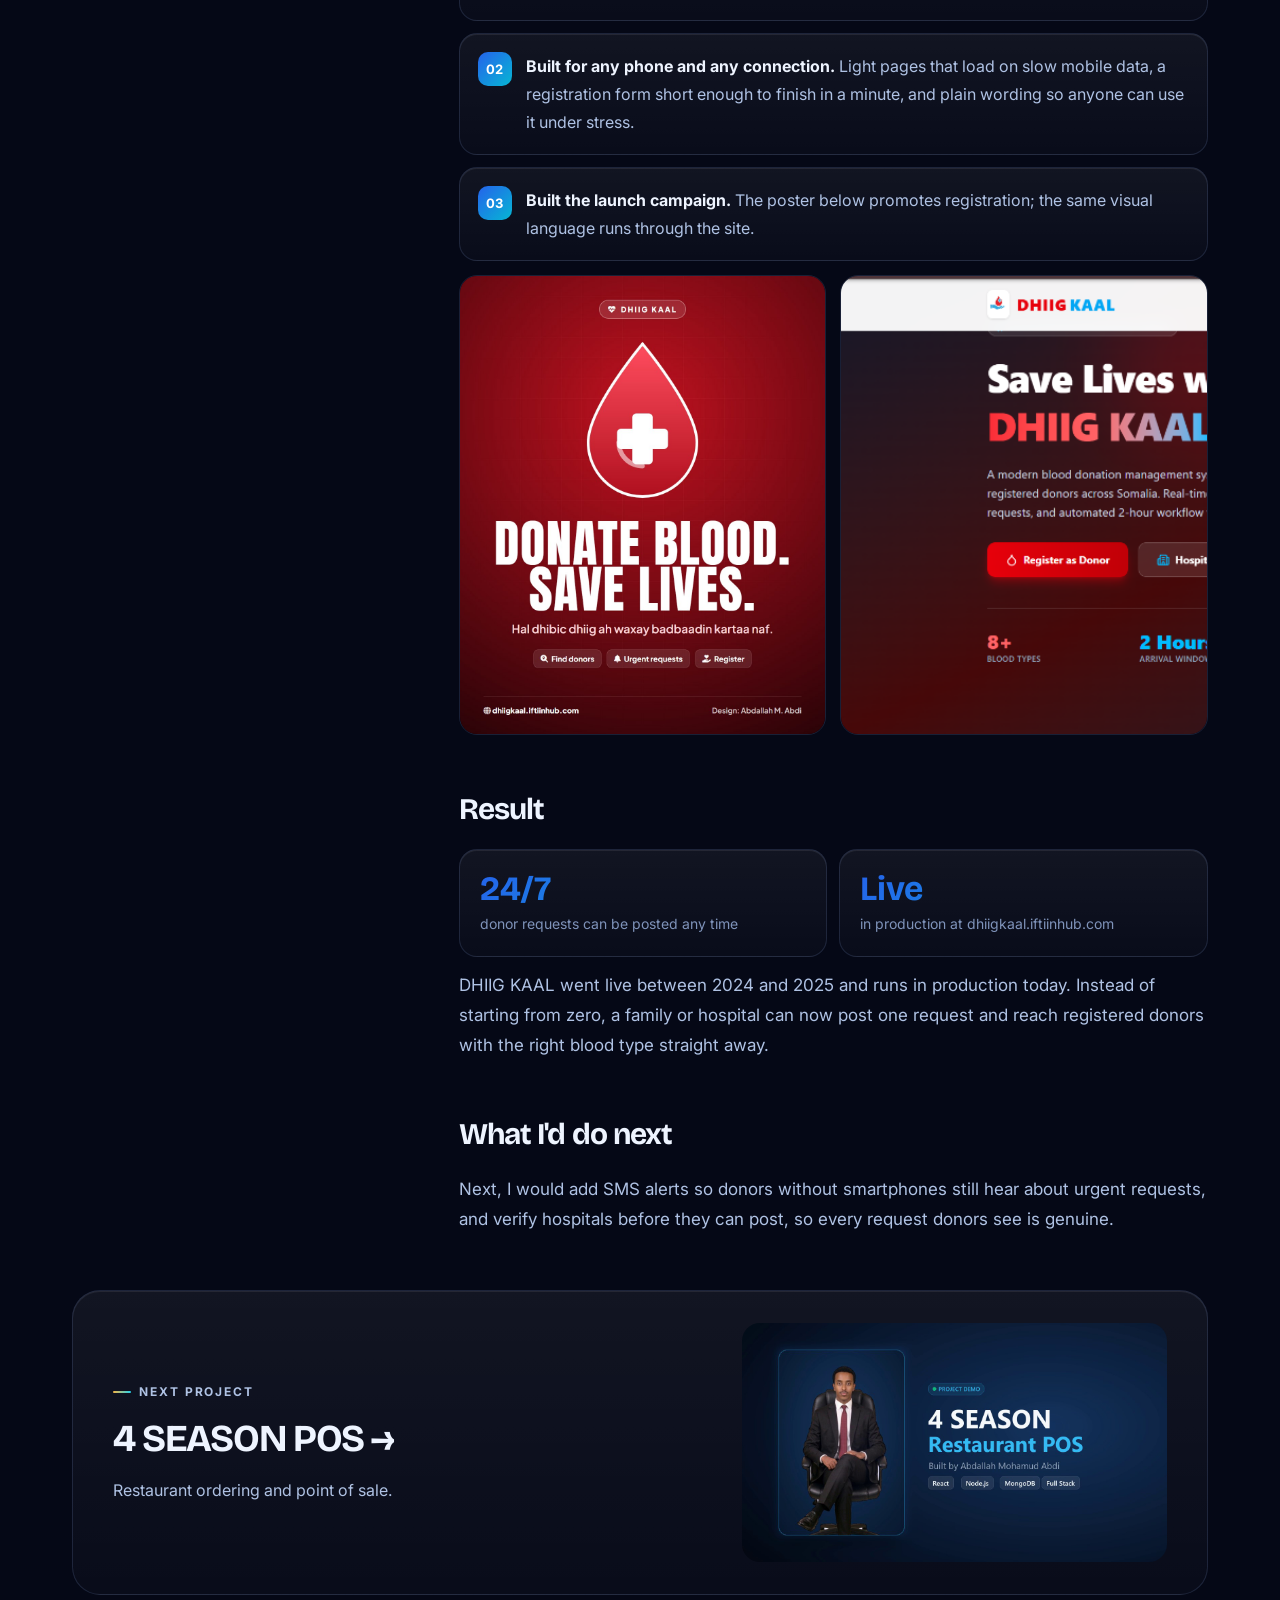
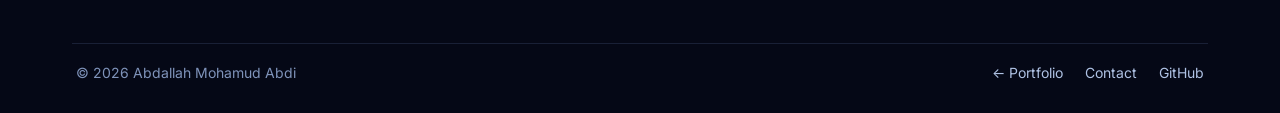
<file: case-studies/dhiig-kaal.html>
<!DOCTYPE html>
<html lang="en" dir="ltr" data-theme="dark">
<head>
  <meta charset="UTF-8" />
  <meta name="viewport" content="width=device-width, initial-scale=1, viewport-fit=cover" />
  <title>DHIIG KAAL case study — Abdallah Mohamud Abdi</title>
  <meta name="description" content="A live web platform for blood donation in Somalia. Donors sign up with their blood type and location, and hospitals and families post requests that reach t" />
  <meta name="theme-color" content="#050816" />
  <link rel="canonical" href="https://abdallahmohamudabdi.netlify.app/case-studies/dhiig-kaal.html" />
  <meta property="og:type" content="article" />
  <meta property="og:title" content="DHIIG KAAL — connecting blood donors with patients" />
  <meta property="og:description" content="A live web platform for blood donation in Somalia. Donors sign up with their blood type and location, and hospitals and families post requests that reach t" />
  <meta property="og:image" content="https://abdallahmohamudabdi.netlify.app/assets/images/project-dhiig-kaal.png" />
  <meta name="twitter:card" content="summary_large_image" />
  <link rel="icon" href="../favicon.ico?v=10" sizes="any" />
  <link rel="icon" type="image/png" href="../favicon.png?v=10" />
  <link rel="apple-touch-icon" href="../apple-touch-icon.png?v=10" />
  <link rel="preconnect" href="https://fonts.googleapis.com" />
  <link rel="preconnect" href="https://fonts.gstatic.com" crossorigin />
  <link href="https://fonts.googleapis.com/css2?family=Bricolage+Grotesque:opsz,wght@12..96,500;12..96,600;12..96,700;12..96,800&family=Inter:wght@400;500;600;700&family=IBM+Plex+Sans+Arabic:wght@400;500;600;700&display=swap" rel="stylesheet" />
  <script>(function(){try{var m=localStorage.getItem('am-theme')||'dark';var d=m==='dark'||(m==='system'&&matchMedia('(prefers-color-scheme: dark)').matches);document.documentElement.setAttribute('data-theme',d?'dark':'light');document.documentElement.setAttribute('data-mode',m);}catch(e){}})();</script>
  <link rel="stylesheet" href="../style.css?v=5.0" />
</head>
<body class="case-page">
  <a class="skip-link" href="#main">Skip to content</a>
  <div class="aurora" aria-hidden="true"><i></i><i></i><i></i></div>
  <div class="grain" aria-hidden="true"></div>

  <!-- ===================== HEADER ===================== -->
  <div class="header-bar">
   <div class="shell">
    <header class="site-header" id="siteHeader">
      <a href="../index.html" class="brand" aria-label="Abdallah Mohamud Abdi — home">
        <svg class="brand-mark" width="38" height="38" viewBox="0 0 40 40" aria-hidden="true">
          <rect width="40" height="40" rx="11" fill="#000000" /><rect x=".5" y=".5" width="39" height="39" rx="10.5" fill="none" stroke="#FFFFFF" stroke-opacity=".18" /><path d="M7.93 11.61L12.34 21.77L8.28 21.77L7.00 25.12L13.83 25.12L15.27 28.39L18.61 28.39L11.37 11.61zM15.12 11.61L23.92 23.44L29.74 16.08L29.74 28.39L33.00 28.39L33.00 11.61L29.59 11.61L24.00 18.88L18.48 11.61z" fill="#FFFFFF" />
        </svg>
        <span class="brand-text">
          <b>Abdallah Mohamud Abdi</b>
          <small data-i18n="brand.role">Full-Stack Developer &amp; Designer</small>
        </span>
      </a>

      <nav class="nav" aria-label="Main">
        <a href="../#top" class="nav-link" data-i18n="nav.home">Home</a>
        <a href="../#about" class="nav-link" data-i18n="nav.about">About</a>
        <a href="../#services" class="nav-link" data-i18n="nav.services">Services</a>
        <a href="../#work" class="nav-link" data-i18n="nav.work">Work</a>
        <a href="../#certificates" class="nav-link" data-i18n="nav.certificates">Certificates</a>
        <a href="../#contact" class="nav-link" data-i18n="nav.contact">Contact</a>
      </nav>

      <div class="header-tools">
        <!-- Theme -->
        <div class="dropdown" data-dropdown>
          <button type="button" class="chip-btn" aria-haspopup="menu" aria-expanded="false" aria-label="Theme">
            <svg class="ic-mode ic-dark" width="16" height="16" viewBox="0 0 24 24" fill="none" aria-hidden="true"><path d="M20 14.5A8 8 0 019.5 4a8 8 0 1010.5 10.5z" stroke="currentColor" stroke-width="1.8" stroke-linejoin="round"/></svg>
            <svg class="ic-mode ic-light" width="16" height="16" viewBox="0 0 24 24" fill="none" aria-hidden="true"><circle cx="12" cy="12" r="4" stroke="currentColor" stroke-width="1.8"/><path d="M12 2v2M12 20v2M2 12h2M20 12h2M4.9 4.9l1.4 1.4M17.7 17.7l1.4 1.4M4.9 19.1l1.4-1.4M17.7 6.3l1.4-1.4" stroke="currentColor" stroke-width="1.8" stroke-linecap="round"/></svg>
            <svg class="ic-mode ic-system" width="16" height="16" viewBox="0 0 24 24" fill="none" aria-hidden="true"><rect x="3" y="4" width="18" height="12" rx="2" stroke="currentColor" stroke-width="1.8"/><path d="M8 20h8M12 16v4" stroke="currentColor" stroke-width="1.8" stroke-linecap="round"/></svg>
            <svg class="chev" width="11" height="11" viewBox="0 0 12 12" fill="none" aria-hidden="true"><path d="M3 4.5l3 3 3-3" stroke="currentColor" stroke-width="1.6" stroke-linecap="round" stroke-linejoin="round"/></svg>
          </button>
          <div class="menu" role="menu" aria-label="Theme">
            <button type="button" role="menuitemradio" data-theme-pick="dark"><span data-i18n="theme.dark">Dark</span><small data-i18n="theme.darkHint">Always dark</small></button>
            <button type="button" role="menuitemradio" data-theme-pick="light"><span data-i18n="theme.light">Light</span><small data-i18n="theme.lightHint">Always light</small></button>
            <button type="button" role="menuitemradio" data-theme-pick="system"><span data-i18n="theme.system">System</span><small data-i18n="theme.systemHint">Match my device</small></button>
          </div>
        </div>
        <!-- Language -->
        <div class="dropdown" data-dropdown>
          <button type="button" class="chip-btn lang-btn" aria-haspopup="menu" aria-expanded="false" aria-label="Language">
            <img src="../assets/v2/flags/gb.svg" alt="" width="18" height="13" class="lang-flag" />
            <span class="lang-code">EN</span>
            <svg class="chev" width="11" height="11" viewBox="0 0 12 12" fill="none" aria-hidden="true"><path d="M3 4.5l3 3 3-3" stroke="currentColor" stroke-width="1.6" stroke-linecap="round" stroke-linejoin="round"/></svg>
          </button>
          <div class="menu" role="menu" aria-label="Language">
            <button type="button" role="menuitemradio" data-lang-pick="en" lang="en"><img src="../assets/v2/flags/gb.svg" alt="" width="22" height="16" /><span>English</span><small>EN</small></button>
            <button type="button" role="menuitemradio" data-lang-pick="so" lang="so"><img src="../assets/v2/flags/so.svg" alt="" width="22" height="16" /><span>Soomaali</span><small>SO</small></button>
            <button type="button" role="menuitemradio" data-lang-pick="ar" lang="ar"><img src="../assets/v2/flags/sa.svg" alt="" width="22" height="16" /><span>العربية</span><small>AR</small></button>
          </div>
        </div>
        <a href="../#contact" class="talk-btn"><span class="talk-dot" aria-hidden="true"></span><span class="talk-label" data-i18n="cta.talk">Let's talk</span><span class="talk-arrow" aria-hidden="true"><svg width="13" height="13" viewBox="0 0 14 14" fill="none"><path d="M4 10L10 4M5 4h5v5" stroke="currentColor" stroke-width="1.8" stroke-linecap="round" stroke-linejoin="round"/></svg></span></a>
        <!-- Menu for small screens -->
        <div class="dropdown nav-menu" data-dropdown>
          <button type="button" class="chip-btn icon-only" aria-haspopup="menu" aria-expanded="false" aria-label="Menu">
            <svg width="18" height="18" viewBox="0 0 24 24" fill="none" aria-hidden="true"><path d="M4 7h16M4 12h16M4 17h16" stroke="currentColor" stroke-width="1.9" stroke-linecap="round"/></svg>
          </button>
          <div class="menu" role="menu" aria-label="Sections">
            <a href="../#top" role="menuitem" data-i18n="nav.home">Home</a>
            <a href="../#about" role="menuitem" data-i18n="nav.about">About</a>
            <a href="../#services" role="menuitem" data-i18n="nav.services">Services</a>
            <a href="../#work" role="menuitem" data-i18n="nav.work">Work</a>
            <a href="../#certificates" role="menuitem" data-i18n="nav.certificates">Certificates</a>
            <a href="../#contact" role="menuitem" data-i18n="nav.contact">Contact</a>
          </div>
        </div>
      </div>
    </header>
   </div>
  </div>


  <main id="main">
    <div class="shell">
      <section class="cs-hero">
        <nav class="cs-crumb" aria-label="Breadcrumb"><a href="../index.html#work">Work</a><span aria-hidden="true">/</span><span>Case study</span></nav>
        <h1 class="cs-title">DHIIG KAAL: <span>connecting blood donors with patients</span></h1>
        <p class="cs-lead">A live web platform for blood donation in Somalia. Donors sign up with their blood type and location, and hospitals and families post requests that reach the donors who match.</p>
        <dl class="cs-meta">
          <div class="card"><dt>Role</dt><dd>Full-stack developer, UI design</dd></div><div class="card"><dt>Year</dt><dd>2024 – 2025</dd></div><div class="card"><dt>Stack</dt><dd>PHP · MySQL · JavaScript</dd></div>
          <div class="card"><dt>Status</dt><dd><a href="https://dhiigkaal.iftiinhub.com/" target="_blank" rel="noopener"><i class="live-dot" aria-hidden="true"></i>Live site ↗</a></dd></div>
        </dl>
      </section>

      <figure class="cs-shot card">
        <div class="browser-bar" aria-hidden="true"><i></i><i></i><i></i><span>dhiigkaal.iftiinhub.com</span></div>
        <img src="../assets/images/project-dhiig-kaal.png" alt="DHIIG KAAL home page" />
        <figcaption>Home page. The first action is the one people come for: find a donor.</figcaption>
      </figure>

      <div class="cs-body">
        <aside class="cs-toc" aria-label="On this page">
          <a href="#problem">The problem</a><a href="#did">What I did</a><a href="#result">Result</a><a href="#next">What I'd do next</a>
        </aside>
        <article class="cs-article">
          <section id="problem"><h2>The problem</h2><p>When a patient needed blood, families phoned relatives and posted in WhatsApp groups, hoping someone with the right blood type would see it in time. There was no shared list of willing donors, so every emergency started the search from zero.</p></section>
          <section id="did"><h2>What I did</h2>
            <ol class="cs-steps"><li class="card"><span class="cs-n">01</span><span><b>One shared donor record.</b> Every donor has a blood type, a location and an availability status, and every request carries the blood type, the hospital and how urgent it is. Matching the two lets the platform show only the donors who can actually help, closest first.</span></li><li class="card"><span class="cs-n">02</span><span><b>Built for any phone and any connection.</b> Light pages that load on slow mobile data, a registration form short enough to finish in a minute, and plain wording so anyone can use it under stress.</span></li><li class="card"><span class="cs-n">03</span><span><b>Built the launch campaign.</b> The poster below promotes registration; the same visual language runs through the site.</span></li></ol>
            <div class="cs-pics"><img src="../assets/images/posters/poster-dhiig-kaal.jpg" alt="Donate Blood, Save Lives campaign poster" loading="lazy" /><img src="../assets/images/project-dhiig-kaal.png" alt="DHIIG KAAL home page" loading="lazy" class="top" /></div>
          </section>
          <section id="result"><h2>Result</h2>
            <div class="cs-stats"><div class="card"><b>24/7</b><span>donor requests can be posted any time</span></div><div class="card"><b>Live</b><span>in production at dhiigkaal.iftiinhub.com</span></div></div>
            <p>DHIIG KAAL went live between 2024 and 2025 and runs in production today. Instead of starting from zero, a family or hospital can now post one request and reach registered donors with the right blood type straight away.</p></section>
          <section id="next"><h2>What I'd do next</h2><p>Next, I would add SMS alerts so donors without smartphones still hear about urgent requests, and verify hospitals before they can post, so every request donors see is genuine.</p></section>
        </article>
      </div>

      <a href="../case-studies/4-season-pos.html" class="card cs-next spot">
        <span class="cs-next-txt"><span class="eyebrow">Next project</span><b>4 SEASON POS →</b><span>Restaurant ordering and point of sale.</span></span>
        <img src="../assets/images/video-poster-pos-demo.jpg" alt="" loading="lazy" />
      </a>
    </div>
  </main>

  <footer class="site-footer cs-footer">
    <div class="shell">
      <div class="foot-row">
        <span>© <span id="year">2026</span> Abdallah Mohamud Abdi</span>
        <nav class="foot-links" aria-label="Elsewhere"><a href="../index.html">← Portfolio</a><a href="../index.html#contact">Contact</a><a href="https://github.com/abdullamaxmud" target="_blank" rel="noopener">GitHub</a></nav>
      </div>
    </div>
  </footer>
  <script src="../script.js?v=5.0" defer></script>
</body>
</html>
</file>
<file: style.css>
/* ==========================================================================
   ABDALLAH MOHAMUD ABDI — PORTFOLIO V2 "NAVY AURORA"
   Design system + components. Sections are added phase by phase.

   Contents
   1. Tokens (dark + light)        6. Hero
   2. Base & typography            7. Trusted by
   3. Background (aurora, grain)   8. Dialog (showreel)
   4. Buttons & shared pieces      9. Responsive
   5. Header & menus              10. Motion safety
   ========================================================================== */

/* 1. TOKENS ================================================================ */
:root{
  --font-display:'Bricolage Grotesque','Segoe UI',Arial,sans-serif;
  --font-text:'Inter','Segoe UI',Arial,sans-serif;
  --font-arabic:'IBM Plex Sans Arabic','Segoe UI',Tahoma,sans-serif;
  --shell:1200px;
  --gutter:32px;
  --radius-sm:14px;--radius:22px;--radius-lg:32px;
  --ease:cubic-bezier(.2,.8,.2,1);
  --grad:linear-gradient(135deg,#2563EB 0%,#06B6D4 100%);
  --amber:#F5B544;
}
[data-theme="dark"]{
  color-scheme:dark;
  --bg:#050816;
  --surface:rgba(255,255,255,0.045);
  --surface-2:rgba(255,255,255,0.07);
  --card:linear-gradient(180deg,rgba(255,255,255,0.055) 0%,rgba(255,255,255,0.018) 100%);
  --line:rgba(148,180,255,0.14);
  --line-strong:rgba(34,211,238,0.55);
  --ink:#EEF4FF;--ink-2:#AFC2E4;--ink-3:#7F93BA;
  --accent:#67E8F9;
  --menu:#0C1430;
  --spot:rgba(56,189,248,0.16);
  --grid-line:rgba(148,180,255,0.07);
  --glow-a:rgba(37,99,235,0.55);--glow-b:rgba(6,182,212,0.38);--glow-c:rgba(124,58,237,0.22);
  --name-grad:linear-gradient(100deg,#60A5FA 0%,#22D3EE 35%,#A5F3FC 50%,#22D3EE 65%,#3B82F6 100%);
  --frame-bg:radial-gradient(120% 90% at 50% 15%,#1E40AF 0%,#0B1E4F 48%,#060B22 100%);
  --card-shadow:inset 0 1px 0 rgba(255,255,255,0.08);
  --header-bg:rgba(5,8,22,0.62);
}
[data-theme="light"]{
  color-scheme:light;
  --bg:#F4F7FD;
  --surface:#FFFFFF;
  --surface-2:#FFFFFF;
  --card:#FFFFFF;
  --line:rgba(10,22,51,0.09);
  --line-strong:rgba(8,145,178,0.55);
  --ink:#0A1633;--ink-2:#3A4D75;--ink-3:#66789E;
  --accent:#0369A1;
  --amber:#C2620A;
  --grad:linear-gradient(135deg,#1D4ED8 0%,#0891B2 100%);
  --menu:#FFFFFF;
  --spot:rgba(14,165,233,0.10);
  --grid-line:rgba(10,22,51,0.05);
  --glow-a:rgba(59,130,246,0.22);--glow-b:rgba(6,182,212,0.18);--glow-c:rgba(167,139,250,0.16);
  --name-grad:linear-gradient(100deg,#1D4ED8 0%,#0891B2 35%,#38BDF8 50%,#0891B2 65%,#1D4ED8 100%);
  --frame-bg:radial-gradient(120% 90% at 50% 15%,#60A5FA 0%,#1D4ED8 45%,#0B1E4F 100%);
  --card-shadow:0 1px 2px rgba(10,22,51,0.04),0 12px 32px -16px rgba(10,22,51,0.14);
  --header-bg:rgba(244,247,253,0.72);
}

/* 2. BASE & TYPOGRAPHY ==================================================== */
*,*::before,*::after{box-sizing:border-box}
html{scroll-behavior:smooth;-webkit-text-size-adjust:100%}
body{margin:0;min-height:100vh;background:var(--bg);color:var(--ink);font-family:var(--font-text);font-size:16px;line-height:1.6;-webkit-font-smoothing:antialiased;overflow-x:clip;transition:background-color .3s ease,color .3s ease}
[dir="rtl"] body{font-family:var(--font-arabic)}
img,video,svg{display:block;max-width:100%}
a{color:inherit}
button{font:inherit;color:inherit}
h1,h2,h3{font-family:var(--font-display);margin:0;letter-spacing:-0.03em}
[dir="rtl"] h1,[dir="rtl"] h2,[dir="rtl"] h3{font-family:var(--font-arabic);letter-spacing:0}
::selection{background:rgba(34,211,238,0.3)}
:focus-visible{outline:2px solid #22D3EE;outline-offset:3px}
.skip-link{position:absolute;left:-999px;top:0;z-index:999}
.skip-link:focus{left:16px;top:16px;background:#FFFFFF;color:#0A1633;padding:8px 14px;border-radius:8px;font-weight:600}
.shell{position:relative;z-index:1;max-width:var(--shell);margin:0 auto;padding:0 var(--gutter)}

/* 3. BACKGROUND ============================================================ */
.aurora{position:fixed;inset:0;z-index:0;pointer-events:none;overflow:hidden}
.aurora i{position:absolute;border-radius:50%;filter:blur(90px);animation:aurora 26s ease-in-out infinite alternate}
.aurora i:nth-child(1){width:720px;height:520px;left:-160px;top:-180px;background:var(--glow-a)}
.aurora i:nth-child(2){width:620px;height:480px;right:-160px;top:6%;background:var(--glow-b);animation-delay:-8s}
.aurora i:nth-child(3){width:680px;height:520px;left:30%;bottom:-260px;background:var(--glow-c);animation-delay:-15s}
@keyframes aurora{0%{transform:translate(0,0) scale(1)}50%{transform:translate(40px,30px) scale(1.08)}100%{transform:translate(-30px,10px) scale(.96)}}
.grain{position:fixed;inset:0;z-index:0;pointer-events:none;opacity:.035;background-image:radial-gradient(rgba(255,255,255,.9) .6px,transparent .6px);background-size:3px 3px}
[data-theme="light"] .grain{display:none}

/* 4. BUTTONS & SHARED PIECES =============================================== */
.btn{display:inline-flex;align-items:center;justify-content:center;gap:10px;min-height:52px;padding:0 24px;border-radius:999px;font-size:15px;font-weight:600;text-decoration:none;white-space:nowrap;border:1px solid transparent;cursor:pointer;transition:background-position .45s ease,border-color .2s ease,transform .2s ease}
.btn-primary{background:var(--grad);background-size:160% 100%;color:#FFFFFF}
.btn-primary:hover{background-position:100% 0}
[data-theme="dark"] .btn-primary{box-shadow:0 10px 30px -10px rgba(37,99,235,0.65),inset 0 1px 0 rgba(255,255,255,0.25)}
.btn-ghost{background:var(--surface);border-color:var(--line);color:var(--ink)}
.btn-ghost:hover{border-color:var(--line-strong)}
.btn-row{display:flex;flex-wrap:wrap;gap:12px}
.card,.tile{position:relative;isolation:isolate;overflow:hidden;background:var(--card);border:1px solid var(--line);border-radius:var(--radius);box-shadow:var(--card-shadow)}
/* cursor spotlight (position set by script.js) */
.spot{position:relative}
.spot::before{content:"";position:absolute;inset:0;z-index:-1;border-radius:inherit;pointer-events:none;opacity:0;transition:opacity .35s ease;background:radial-gradient(420px circle at var(--sx,50%) var(--sy,50%),var(--spot),transparent 60%)}
.spot:hover::before{opacity:1}
/* gradient hairline on hover */
.tile::after{content:"";position:absolute;inset:0;border-radius:inherit;padding:1px;pointer-events:none;background:linear-gradient(135deg,rgba(59,130,246,.9),rgba(34,211,238,.6) 40%,transparent 70%);-webkit-mask:linear-gradient(#000 0 0) content-box,linear-gradient(#000 0 0);-webkit-mask-composite:xor;mask-composite:exclude;opacity:0;transition:opacity .35s ease}
.tile:hover::after{opacity:1}
/* brand-coloured social buttons */
.soc{display:inline-flex;align-items:center;justify-content:center;width:40px;height:40px;border-radius:50%;border:1px solid var(--line);text-decoration:none;color:var(--brand);background:var(--brand-soft);transition:background .2s ease,color .2s ease,transform .2s ease}
.soc:hover{background:var(--brand-fill);color:#FFFFFF;transform:translateY(-3px)}
.soc-whatsapp{--brand:#25D366;--brand-soft:rgba(37,211,102,.12);--brand-fill:#25D366}
.soc-facebook{--brand:#4C8DFF;--brand-soft:rgba(8,102,255,.12);--brand-fill:#0866FF}
.soc-linkedin{--brand:#3D8FE0;--brand-soft:rgba(10,102,194,.12);--brand-fill:#0A66C2}
.soc-github{--brand:#F0F6FC;--brand-soft:rgba(240,246,252,.10);--brand-fill:#30363D}
[data-theme="light"] .soc-github{--brand:#181717;--brand-soft:rgba(24,23,23,.08);--brand-fill:#181717}
[data-theme="light"] .soc-facebook{--brand:#0866FF}[data-theme="light"] .soc-linkedin{--brand:#0A66C2}
.soc-instagram{--brand:#E4405F;--brand-soft:rgba(228,64,95,.12);--brand-fill:linear-gradient(45deg,#F58529,#DD2A7B 50%,#8134AF)}
.soc-x{--brand:#1D9BF0;--brand-soft:rgba(29,155,240,.12);--brand-fill:#1D9BF0}

/* 5. HEADER & MENUS ======================================================== */
.header-bar{position:sticky;top:14px;z-index:90;margin-top:14px}
.site-header{display:flex;align-items:center;justify-content:space-between;gap:12px;padding:8px 8px 8px 12px;border-radius:999px;border:1px solid var(--line);background:var(--header-bg);-webkit-backdrop-filter:blur(18px) saturate(1.4);backdrop-filter:blur(18px) saturate(1.4);transition:padding .3s ease,background-color .3s ease}
.site-header.is-scrolled{padding:6px 6px 6px 10px}
.brand{display:flex;align-items:center;gap:10px;text-decoration:none;flex-shrink:0}
.brand-mark{transition:transform .25s ease}
.brand:hover .brand-mark{transform:rotate(-6deg) scale(1.05)}
.brand-text{display:flex;flex-direction:column;line-height:1.25}
.brand-text b{font-family:var(--font-display);font-size:14.5px;font-weight:600}
.brand-text small{font-size:12px;color:var(--ink-3)}
.nav{display:flex;align-items:center;gap:2px;font-size:14px}
.nav-link{position:relative;padding:8px 13px;border-radius:999px;color:var(--ink-2);text-decoration:none;font-weight:500;transition:color .2s ease,background-color .2s ease}
.nav-link:hover{color:var(--ink)}
.nav-link.is-active{color:var(--ink);font-weight:600;background:rgba(148,180,255,0.14)}
[data-theme="light"] .nav-link.is-active{background:rgba(29,78,216,0.08)}
.nav-link::after{content:"";position:absolute;left:14px;right:14px;bottom:4px;height:2px;border-radius:2px;background:linear-gradient(90deg,#3B82F6,#22D3EE);transform:scaleX(0);transform-origin:left;transition:transform .3s ease}
.nav-link:hover::after{transform:scaleX(1)}
.header-tools{display:flex;align-items:center;gap:8px;flex-shrink:0}
.chip-btn{display:inline-flex;align-items:center;gap:6px;height:36px;padding:0 9px 0 11px;border-radius:999px;border:1px solid var(--line);background:var(--surface);cursor:pointer;font-size:12px;font-weight:700;transition:border-color .2s ease,background-color .2s ease}
.chip-btn:hover{border-color:var(--line-strong)}
.chip-btn.icon-only{width:40px;height:40px;padding:0;justify-content:center}
.lang-flag{width:18px;height:13px;border-radius:2px;object-fit:cover}
.ic-mode{display:none}
[data-mode="dark"] .ic-dark,[data-mode="light"] .ic-light,[data-mode="system"] .ic-system{display:block}
.dropdown{position:relative}
.menu{position:absolute;inset-inline-end:0;top:calc(100% + 8px);z-index:100;min-width:200px;padding:6px;border-radius:16px;border:1px solid var(--line);background:var(--menu);display:none;flex-direction:column;gap:2px;box-shadow:0 20px 40px -20px rgba(0,0,0,.5)}
.dropdown.is-open .menu{display:flex;animation:menuIn .18s var(--ease)}
@keyframes menuIn{from{opacity:0;transform:translateY(-6px)}to{opacity:1;transform:none}}
.menu button,.menu a{display:flex;align-items:center;gap:12px;min-height:44px;padding:0 12px;border:0;border-radius:10px;background:transparent;text-align:start;font-size:14px;font-weight:600;text-decoration:none;cursor:pointer}
.menu button:hover,.menu a:hover{background:rgba(148,180,255,0.12)}
[data-theme="light"] .menu button:hover,[data-theme="light"] .menu a:hover{background:rgba(29,78,216,0.07)}
.menu small{margin-inline-start:auto;font-size:12px;font-weight:500;color:var(--ink-3)}
.menu [data-theme-pick]{flex-direction:column;align-items:flex-start;justify-content:center;gap:0;line-height:1.3;padding:8px 12px}
.menu [data-theme-pick] small{margin:0}
.menu img{width:22px;height:16px;border-radius:3px;object-fit:cover}
.menu [aria-checked="true"]{background:rgba(34,211,238,0.12)}
.nav-menu{display:none}
.talk-btn{display:inline-flex;align-items:center;gap:9px;height:40px;padding:0 5px 0 14px;border-radius:999px;background:var(--grad);color:#FFFFFF;text-decoration:none;font-size:14px;font-weight:600;white-space:nowrap;transition:filter .2s ease}
.talk-btn:hover{filter:brightness(1.08)}
.talk-dot{width:8px;height:8px;border-radius:50%;background:#4ADE80;box-shadow:0 0 0 3px rgba(74,222,128,.18)}
.talk-arrow{width:30px;height:30px;border-radius:50%;background:#FFFFFF;color:#0B2A6F;display:inline-flex;align-items:center;justify-content:center;transition:transform .25s ease}
.talk-btn:hover .talk-arrow{transform:translateX(2px)}
[dir="rtl"] .talk-arrow svg{transform:scaleX(-1)}

/* 6. HERO ================================================================== */
.hero{position:relative;display:grid;grid-template-columns:repeat(12,minmax(0,1fr));gap:28px 32px;align-items:center;padding:56px 0 8px;scroll-margin-top:110px}
.hero-grid-lines{position:absolute;inset:-40px -20vw 20% -20vw;z-index:-1;pointer-events:none;background-image:linear-gradient(var(--grid-line) 1px,transparent 1px),linear-gradient(90deg,var(--grid-line) 1px,transparent 1px);background-size:64px 64px;-webkit-mask-image:radial-gradient(ellipse 60% 70% at 40% 40%,#000,transparent 75%);mask-image:radial-gradient(ellipse 60% 70% at 40% 40%,#000,transparent 75%)}
.hero-copy{grid-column:span 7;display:flex;flex-direction:column;gap:22px;min-width:0}
.avail{align-self:flex-start;display:inline-flex;align-items:center;gap:10px;padding:7px 14px 7px 10px;border-radius:999px;border:1px solid var(--line);background:var(--surface);font-size:13.5px;font-weight:500;color:var(--ink-2)}
.avail-dot{width:8px;height:8px;border-radius:50%;background:#22C55E;animation:ping 2s ease-out infinite}
@keyframes ping{0%{box-shadow:0 0 0 0 rgba(34,197,94,.55)}100%{box-shadow:0 0 0 10px rgba(34,197,94,0)}}
.hero-name{display:flex;flex-direction:column;font-size:clamp(56px,6.6vw,96px);line-height:.94;font-weight:800;letter-spacing:-0.04em}
.hero-name-2{background:var(--name-grad);background-size:220% 100%;-webkit-background-clip:text;background-clip:text;color:transparent;animation:sheen 9s ease-in-out infinite;padding-bottom:.08em}
@keyframes sheen{0%,100%{background-position:0% 50%}50%{background-position:100% 50%}}
.hero-role{margin:0;display:flex;align-items:center;gap:10px;min-height:38px;font-family:var(--font-display);font-size:26px;font-weight:600;letter-spacing:-0.02em}
.hero-role-slash{color:var(--amber);font-weight:700}
.caret{width:3px;height:28px;border-radius:2px;background:linear-gradient(#3B82F6,#22D3EE);animation:blink 1s step-end infinite}
@keyframes blink{50%{opacity:0}}
.hero-lead{margin:0;max-width:540px;font-size:18px;line-height:1.65;color:var(--ink-2)}
.hero-visual{grid-column:span 5;display:flex;justify-content:center;min-width:0}
.portrait-frame{position:relative;margin:0;width:100%;max-width:430px;aspect-ratio:4/5;border-radius:36px;overflow:hidden;background:var(--frame-bg);border:1px solid var(--line)}
.frame-glow{position:absolute;left:50%;top:38%;width:80%;height:60%;transform:translate(-50%,-50%);border-radius:50%;background:radial-gradient(closest-side,rgba(34,211,238,.55),transparent);filter:blur(20px)}
.frame-rings i{position:absolute;left:50%;top:40%;aspect-ratio:1;border-radius:50%;border:1px solid rgba(165,243,252,.18);transform:translate(-50%,-50%)}
.frame-rings i:nth-child(1){width:62%}
.frame-rings i:nth-child(2){width:86%;border-style:dashed;animation:spin 60s linear infinite}
.frame-rings i:nth-child(3){width:112%}
@keyframes spin{to{transform:translate(-50%,-50%) rotate(360deg)}}
.portrait{position:absolute;left:50%;bottom:0;width:96%;height:auto;transform:translateX(-50%)}
.frame-tag{position:absolute;left:16px;right:16px;bottom:16px;display:flex;align-items:center;gap:12px;padding:12px 16px;border-radius:18px;background:rgba(5,8,22,.62);border:1px solid rgba(255,255,255,.14);color:#FFFFFF;-webkit-backdrop-filter:blur(14px);backdrop-filter:blur(14px)}
.frame-tag span:last-child{display:flex;flex-direction:column;line-height:1.25}
.frame-tag b{font-size:15px}.frame-tag small{font-size:12.5px;color:#A5C8F0}
.frame-tag-dot{width:10px;height:10px;border-radius:50%;background:#F5B544;box-shadow:0 0 14px #F5B544}
.hero-tiles{grid-column:1/-1;display:grid;grid-template-columns:1.35fr 1fr 1fr 1.35fr;gap:16px;margin-top:18px}
.tile{display:flex;align-items:center;gap:14px;min-height:84px;padding:14px 18px;text-align:start;transition:transform .25s ease}
.tile:hover{transform:translateY(-3px)}
button.tile{cursor:pointer;width:100%}
.tile-text{display:flex;flex-direction:column;line-height:1.3;min-width:0}
.tile-text b{font-size:15px;font-weight:600}
.tile-text small{font-size:13px;color:var(--ink-3)}
.tile-num{font-family:var(--font-display);font-size:40px;line-height:1;font-weight:800;letter-spacing:-0.04em;background:var(--grad);-webkit-background-clip:text;background-clip:text;color:transparent}
.tile-num em{font-style:normal;-webkit-text-fill-color:var(--amber);color:var(--amber)}
.reel-thumb{position:relative;width:58px;height:58px;border-radius:16px;overflow:hidden;flex-shrink:0}
.reel-thumb img{width:100%;height:100%;object-fit:cover;transition:transform .4s ease}
.tile-reel:hover .reel-thumb img{transform:scale(1.1)}
.reel-play{position:absolute;inset:0;display:flex;align-items:center;justify-content:center;color:#FFFFFF;background:rgba(5,8,22,.35)}
.tile-social{justify-content:space-between;gap:8px}

/* 7. TRUSTED BY ============================================================ */
.trusted{position:relative;z-index:1;display:flex;align-items:center;margin-top:44px;border-block:1px solid var(--line);background:rgba(255,255,255,0.02);overflow:hidden}
[data-theme="light"] .trusted{background:#FFFFFF}
.trusted-label{position:relative;z-index:2;flex-shrink:0;align-self:stretch;display:inline-flex;align-items:center;gap:10px;padding:0 26px 0 max(var(--gutter),calc(50vw - 568px));background:linear-gradient(90deg,var(--bg) 70%,transparent);font-family:var(--font-display);font-size:13px;font-weight:700;letter-spacing:.16em;text-transform:uppercase;color:var(--ink-2);white-space:nowrap}
[dir="rtl"] .trusted-label{background:linear-gradient(270deg,var(--bg) 70%,transparent);padding:0 max(var(--gutter),calc(50vw - 568px)) 0 26px}
.trusted-dot{width:8px;height:8px;border-radius:50%;background:var(--amber);box-shadow:0 0 12px var(--amber)}
.trusted-viewport{flex:1;min-width:0;overflow:hidden;-webkit-mask-image:linear-gradient(90deg,transparent,#000 6%,#000 94%,transparent);mask-image:linear-gradient(90deg,transparent,#000 6%,#000 94%,transparent)}
.trusted-track{display:flex;width:max-content;padding:18px 0;animation:marquee 38s linear infinite}
.trusted:hover .trusted-track{animation-play-state:paused}
[dir="rtl"] .trusted-track{animation-direction:reverse}
@keyframes marquee{to{transform:translateX(-50%)}}
.trusted-list{display:flex;align-items:center;gap:22px;margin:0;padding:0 22px 0 0;list-style:none}
.trusted-list li{display:flex;align-items:center;gap:22px}
.trusted-list li::after{content:"✦";color:var(--amber);font-size:14px;opacity:.8}
.trusted-item{display:inline-flex;align-items:center;gap:14px;padding:8px 22px 8px 8px;border-radius:18px;border:1px solid var(--line);background:var(--card);text-decoration:none;white-space:nowrap;transition:border-color .25s ease,transform .25s ease}
.trusted-item:hover{border-color:var(--line-strong);transform:translateY(-2px)}
.trusted-logo{width:52px;height:52px;border-radius:14px;display:inline-flex;align-items:center;justify-content:center;background:#FFFFFF;overflow:hidden;flex-shrink:0}
.trusted-logo img{width:100%;height:100%;object-fit:contain}
.trusted-logo.pad img{width:72%;height:72%}
.trusted-logo.cover img{object-fit:cover}
.trusted-txt{display:flex;flex-direction:column;line-height:1.25}
.trusted-txt b{font-family:var(--font-display);font-size:18px;font-weight:700}
.trusted-txt small{font-size:12.5px;color:var(--ink-3)}

/* 7b. SECTIONS (shared) ===================================================== */
main{position:relative;z-index:1}
.section{padding:72px 0 24px;scroll-margin-top:110px}
.section-head{display:flex;flex-direction:column;align-items:center;gap:14px;text-align:center;margin-bottom:40px}
.eyebrow{display:inline-flex;align-items:center;gap:8px;font-size:12px;font-weight:700;letter-spacing:.16em;text-transform:uppercase;color:var(--ink-2)}
.eyebrow::before{content:"";width:18px;height:2px;border-radius:2px;background:linear-gradient(90deg,var(--amber),#22D3EE)}
[dir="rtl"] .eyebrow{letter-spacing:0}
.section-title{font-size:clamp(34px,3.4vw,48px);line-height:1.05;font-weight:700;letter-spacing:-0.035em}
.section-sub{margin:0;max-width:600px;font-size:17px;line-height:1.6;color:var(--ink-2)}
.btn-wa{border-color:rgba(37,211,102,.5);color:#22C55E;background:transparent}
.btn-wa:hover{background:#25D366;color:#FFFFFF;border-color:#25D366}
.card::after{content:"";position:absolute;inset:0;border-radius:inherit;padding:1px;pointer-events:none;background:linear-gradient(135deg,rgba(59,130,246,.9),rgba(34,211,238,.6) 40%,transparent 70%);-webkit-mask:linear-gradient(#000 0 0) content-box,linear-gradient(#000 0 0);-webkit-mask-composite:xor;mask-composite:exclude;opacity:0;transition:opacity .35s ease}
.card:hover::after{opacity:1}
.tags{display:flex;flex-wrap:wrap;gap:6px;margin:0;padding:0;list-style:none}
.tags li{padding:3px 10px;border-radius:999px;border:1px solid var(--line);font-size:12px;font-weight:600;color:var(--ink-2);transition:background-color .15s ease,color .15s ease,border-color .15s ease}
.tags li:hover{background:var(--grad);color:#FFFFFF;border-color:transparent}

/* 7c. ABOUT (bento) ========================================================= */
.bento{display:grid;grid-template-columns:repeat(12,minmax(0,1fr));gap:18px}
.bento-photo{grid-column:span 5;grid-row:span 2;min-height:520px;margin:0;display:flex;align-items:flex-end;justify-content:center;border-radius:24px}
.bento-photo-bg{position:absolute;inset:0;z-index:-1;background:var(--frame-bg)}
.bento-photo img{width:90%;height:auto}
.bento-photo-bar{position:absolute;left:16px;right:16px;bottom:16px;display:flex;align-items:center;gap:14px;padding:14px 18px;border-radius:18px;background:rgba(5,8,22,.62);border:1px solid rgba(255,255,255,.14);color:#FFFFFF;font-weight:600;-webkit-backdrop-filter:blur(12px);backdrop-filter:blur(12px)}
.big-num{font-family:var(--font-display);font-size:32px;font-weight:800;line-height:1;color:#F5B544}
.bento-bio{grid-column:span 7;display:flex;flex-direction:column;justify-content:center;gap:14px;padding:30px 32px;border-radius:24px}
.kicker{font-size:14px;font-weight:600;color:var(--accent)}
.bento-bio h3{font-size:32px;line-height:1.1;font-weight:700}
.bento-bio p{margin:0;font-size:16.5px;line-height:1.7;color:var(--ink-2)}
.bento-bio strong{color:var(--ink)}
.bento-stats{grid-column:span 7;display:grid;grid-template-columns:repeat(3,1fr);border-radius:24px}
.stat{display:flex;flex-direction:column;gap:6px;padding:24px 26px;border-inline-start:1px solid var(--line)}
.stat:first-child{border-inline-start:0}
.stat-num{font-family:var(--font-display);font-size:46px;line-height:1;font-weight:800;letter-spacing:-0.04em;background:var(--grad);-webkit-background-clip:text;background-clip:text;color:transparent;font-variant-numeric:tabular-nums}
.stat-label{font-size:14px;font-weight:600;color:var(--ink-3)}
.proof-link{align-self:flex-start;font-size:12.5px;font-weight:700;color:var(--accent);text-decoration:none}
.proof-link span:last-child{display:inline-block;transition:transform .2s ease}
.proof-link:hover span:last-child{transform:translateX(3px)}
.info-tile{grid-column:span 3;display:flex;flex-direction:column;gap:12px;padding:22px;border-radius:22px}
.info-ic{width:42px;height:42px;border-radius:13px;display:inline-flex;align-items:center;justify-content:center;color:#FFFFFF;background:var(--grad)}
.info-tile b{font-family:var(--font-display);font-size:16.5px;font-weight:600}
.info-tile span:last-child{font-size:13.5px;line-height:1.5;color:var(--ink-3)}

/* 7d. EXPERIENCE ============================================================ */
.exp-filters{display:flex;flex-wrap:wrap;justify-content:center;gap:8px;margin:-12px 0 34px}
.filter-chip{display:inline-flex;align-items:center;gap:8px;min-height:40px;padding:0 6px 0 14px;border-radius:999px;border:1px solid var(--line);background:var(--surface);font-size:13.5px;font-weight:600;color:var(--ink-2);cursor:pointer;transition:background .15s ease,border-color .15s ease,color .15s ease}
.filter-chip:hover{border-color:var(--line-strong)}
.filter-chip .count{min-width:24px;height:24px;padding:0 7px;border-radius:999px;display:inline-flex;align-items:center;justify-content:center;font-size:11.5px;font-weight:700;background:var(--line)}
.filter-chip[aria-pressed="true"]{background:var(--grad);border-color:transparent;color:#FFFFFF}
.filter-chip[aria-pressed="true"] .count{background:rgba(255,255,255,.2)}
.timeline{position:relative;max-width:860px;margin:0 auto;padding:0;list-style:none;display:flex;flex-direction:column;gap:18px}
.timeline::before{content:"";position:absolute;inset-inline-start:14px;top:22px;bottom:22px;width:2px;border-radius:2px;background:linear-gradient(180deg,#3B82F6,#22D3EE 50%,rgba(34,211,238,.05))}
.tl-item{position:relative;padding-inline-start:44px;animation:rise .35s ease both}
.tl-item[hidden]{display:none}
.tl-node{position:absolute;inset-inline-start:0;top:18px;width:30px;height:30px;border-radius:50%;display:inline-flex;align-items:center;justify-content:center;color:#FFFFFF;background:linear-gradient(135deg,#0B2A6F,#0EA5E9);transition:transform .2s ease}
.tl-node.edu{background:linear-gradient(135deg,#0369A1,#38BDF8)}
.tl-node.award{background:linear-gradient(135deg,#0EA5E9,#7DD3FC)}
.tl-item.is-live .tl-node::after{content:"";position:absolute;top:-2px;inset-inline-end:-2px;width:10px;height:10px;border-radius:50%;background:#22C55E;border:2px solid var(--bg)}
.tl-item:hover .tl-node{transform:scale(1.12)}
.tl-card{display:flex;flex-direction:column;gap:8px;padding:22px 24px;border-radius:20px;transition:transform .25s ease}
.tl-item:hover .tl-card{transform:translateX(4px)}
[dir="rtl"] .tl-item:hover .tl-card{transform:translateX(-4px)}
.tl-top{display:flex;flex-wrap:wrap;align-items:center;justify-content:space-between;gap:8px}
.tl-period{padding:4px 11px;border-radius:999px;background:rgba(14,165,233,.14);color:var(--accent);font-size:12.5px;font-weight:700;font-variant-numeric:tabular-nums}
.tl-kind{font-size:12px;font-weight:700;letter-spacing:.1em;text-transform:uppercase;color:var(--ink-3)}
.tl-card h3{font-size:18px;line-height:1.3;font-weight:600;letter-spacing:-0.01em}
.tl-org{font-size:14px;font-weight:600;color:var(--ink-2)}
.tl-card p{margin:0;font-size:14.5px;line-height:1.6;color:var(--ink-2)}
@keyframes rise{from{opacity:0;transform:translateY(10px)}to{opacity:1;transform:none}}

/* 7e. SERVICES ============================================================== */
.svc-grid{display:grid;grid-template-columns:repeat(4,minmax(0,1fr));gap:18px}
.svc{display:flex;flex-direction:column;gap:14px;min-height:280px;padding:26px 24px;border-radius:24px;text-decoration:none;transition:transform .3s ease}
.svc:hover{transform:translateY(-6px)}
.svc-n{font-family:var(--font-display);font-size:14px;font-weight:700;letter-spacing:.08em;color:var(--amber)}
.svc-ic{width:52px;height:52px;border-radius:16px;display:inline-flex;align-items:center;justify-content:center;color:#FFFFFF;background:var(--grad);transition:transform .3s ease}
.svc:hover .svc-ic{transform:rotate(-8deg) scale(1.05)}
.svc-t{font-family:var(--font-display);font-size:21px;font-weight:700;letter-spacing:-0.02em}
.svc-d{flex-grow:1;font-size:15px;line-height:1.6;color:var(--ink-2)}
.svc-go{align-self:flex-start;width:38px;height:38px;border-radius:50%;display:inline-flex;align-items:center;justify-content:center;border:1px solid var(--line);transition:background .25s ease,color .25s ease,transform .25s ease}
.svc:hover .svc-go{background:var(--grad);color:#FFFFFF;border-color:transparent;transform:rotate(45deg)}
.stack{display:flex;align-items:center;gap:22px;margin-top:22px;padding-top:22px;border-top:1px solid var(--line)}
.stack-label{flex-shrink:0;font-size:12px;font-weight:700;letter-spacing:.16em;text-transform:uppercase;color:var(--ink-3)}
.stack-list{display:flex;flex-wrap:wrap;gap:10px;margin:0;padding:0;list-style:none}
.stack-list li{position:relative;isolation:isolate;overflow:hidden;display:inline-flex;align-items:center;gap:10px;padding:6px 14px 6px 6px;border-radius:999px;border:1px solid var(--line);background:var(--surface);font-size:14px;font-weight:600;color:var(--ink-2);transition:border-color .2s ease,transform .2s ease}
.stack-list li:hover{border-color:var(--line-strong);transform:translateY(-2px)}
.stack-ic{width:32px;height:32px;border-radius:50%;display:inline-flex;align-items:center;justify-content:center}
.stack-ic img{width:18px;height:18px}
.t-react{background:#20232A}.t-node{background:rgba(95,160,78,.16)}.t-php{background:rgba(119,123,180,.2)}.t-mongo{background:rgba(71,162,72,.16)}
.t-flutter{background:#E3EEF8}.t-figma{background:rgba(242,78,30,.16)}.t-ps{background:#001E36}.t-pr{background:#00005B}
[data-theme="light"] .t-node{background:#EAF5E6}[data-theme="light"] .t-php{background:#EEEEF8}[data-theme="light"] .t-mongo{background:#E8F4E6}[data-theme="light"] .t-figma{background:#FDECE6}

/* 7f. WORK ================================================================== */
.work-tabs{display:flex;flex-wrap:wrap;justify-content:center;gap:10px;margin:-8px 0 22px}
.work-tab{display:inline-flex;align-items:center;gap:10px;min-height:50px;padding:0 10px 0 18px;border-radius:999px;border:1px solid var(--line);background:var(--surface);color:var(--ink-2);font-size:15px;font-weight:600;cursor:pointer;transition:background .15s ease,border-color .15s ease,color .15s ease}
.work-tab:hover{border-color:var(--line-strong);color:var(--ink)}
.work-tab .count{min-width:30px;height:30px;padding:0 9px;border-radius:999px;display:inline-flex;align-items:center;justify-content:center;font-size:13px;font-weight:700;background:var(--line)}
.work-tab[aria-selected="true"]{background:var(--grad);border-color:transparent;color:#FFFFFF}
.work-tab[aria-selected="true"] .count{background:rgba(255,255,255,.2)}
.tech-bar{display:flex;flex-wrap:wrap;justify-content:center;align-items:center;gap:8px;margin-bottom:30px}
.tech-bar:empty{display:none}
.tech-label{font-size:12px;font-weight:700;letter-spacing:.12em;text-transform:uppercase;color:var(--ink-3);margin-inline-end:6px}
.tech-chip{display:inline-flex;align-items:center;gap:7px;min-height:36px;padding:0 6px 0 12px;border-radius:999px;border:1px solid var(--line);background:var(--surface);color:var(--ink-2);font-size:13px;font-weight:600;cursor:pointer;transition:background .15s ease,border-color .15s ease,color .15s ease}
.tech-chip:hover{border-color:var(--line-strong)}
.tech-chip i{width:8px;height:8px;border-radius:50%;background:var(--dot)}
.tech-chip .n{min-width:22px;height:22px;padding:0 6px;border-radius:999px;display:inline-flex;align-items:center;justify-content:center;font-size:11.5px;font-weight:700;background:var(--line)}
.tech-chip[aria-pressed="true"]{background:var(--grad);border-color:transparent;color:#FFFFFF}
.tech-chip[aria-pressed="true"] .n{background:rgba(255,255,255,.2)}
.work-grid{display:grid;grid-template-columns:repeat(3,minmax(0,1fr));gap:30px 22px}
.work-grid.posters{grid-template-columns:repeat(3,minmax(0,1fr))}
.work-card{position:relative;display:flex;flex-direction:column;gap:14px;animation:rise .35s ease both;transition:transform .25s ease}
.work-card:hover{transform:translateY(-4px)}
.work-media{position:relative;overflow:hidden;border-radius:20px;border:1px solid var(--line);background:var(--surface)}
.work-media img{width:100%;aspect-ratio:var(--ratio,16/10);object-fit:cover;object-position:var(--pos,center);transition:transform .35s ease,filter .25s ease}
.work-card:hover .work-media img{transform:scale(1.03);filter:brightness(1.05)}
.work-media img.scroll-shot{object-position:center top;transition:object-position 7s linear}
.work-card:hover .work-media img.scroll-shot,.detail-visual:hover img.scroll-shot{object-position:center bottom;transform:none}
.browser-bar{display:flex;align-items:center;gap:6px;height:28px;padding:0 12px;border-bottom:1px solid var(--line);background:rgba(12,20,48,.9)}
[data-theme="light"] .browser-bar{background:#F4F7FD}
.browser-bar i{width:8px;height:8px;border-radius:50%;background:rgba(148,180,255,.3)}
.browser-bar span{margin-inline-start:8px;flex:1;min-width:0;overflow:hidden;text-overflow:ellipsis;white-space:nowrap;font-size:11px;font-weight:600;color:var(--ink-3)}
.media-badge{position:absolute;left:12px;top:40px;padding:5px 11px;border-radius:999px;background:rgba(11,31,77,.88);color:#FFFFFF;font-size:12px;font-weight:600}
.no-bar .media-badge{top:12px}
[dir="rtl"] .media-badge{left:auto;right:12px}
.view-hint{position:absolute;right:12px;bottom:12px;display:inline-flex;align-items:center;gap:6px;padding:7px 13px;border-radius:999px;background:#FFFFFF;color:#0B1F4D;font-size:12.5px;font-weight:700;opacity:0;transform:translateY(6px);transition:opacity .2s ease,transform .2s ease}
.work-card:hover .view-hint,.work-card:focus-within .view-hint{opacity:1;transform:none}
[dir="rtl"] .view-hint{right:auto;left:12px}
.play-badge{position:absolute;left:50%;top:50%;transform:translate(-50%,-50%);width:58px;height:58px;border-radius:50%;background:rgba(255,255,255,.92);color:#0B1F4D;display:inline-flex;align-items:center;justify-content:center}
.dur-badge{position:absolute;right:12px;top:12px;padding:4px 10px;border-radius:999px;background:rgba(11,31,77,.88);color:#FFFFFF;font-size:12px;font-weight:600}
.work-info{display:flex;flex-direction:column;gap:10px}
.work-info h3{font-size:18px;font-weight:600;letter-spacing:-0.01em;transition:color .2s ease}
.work-card:hover .work-info h3{color:var(--accent)}
.card-open{all:unset;cursor:pointer}
.card-open::after{content:"";position:absolute;inset:0;z-index:1}
.card-open:focus-visible{outline:2px solid #22D3EE;outline-offset:4px;border-radius:6px}
.work-card a,.work-card .tech-tags{position:relative;z-index:2}
.work-sub{font-size:14px;color:var(--ink-3)}
.tech-tags{display:flex;flex-wrap:wrap;gap:6px;margin:0;padding:0;list-style:none}
.tech-tags li{display:inline-flex;align-items:center;gap:6px;padding:4px 10px;border-radius:999px;border:1px solid var(--line);background:var(--surface);font-size:12.5px;font-weight:600;color:var(--ink-2);transition:background .15s ease,color .15s ease,border-color .15s ease,transform .15s ease}
.tech-tags li::before{content:"";width:8px;height:8px;border-radius:50%;background:var(--dot,#0EA5E9)}
.tech-tags li:hover{background:var(--grad);color:#FFFFFF;border-color:transparent;transform:translateY(-2px)}
.tech-tags.lg li{padding:7px 14px;font-size:14px}
.link-row{display:flex;flex-wrap:wrap;gap:8px}
.pill{display:inline-flex;align-items:center;gap:8px;min-height:38px;padding:0 15px;border-radius:999px;border:1px solid var(--line);background:var(--surface);color:var(--ink);text-decoration:none;font-size:13px;font-weight:600;cursor:pointer;transition:border-color .15s ease,background .15s ease,filter .15s ease}
.pill:hover{border-color:var(--line-strong)}
.pill.primary{background:var(--grad);border-color:transparent;color:#FFFFFF}
.pill.primary:hover{filter:brightness(1.08)}
.pill.text{border-color:transparent;background:transparent;color:var(--accent)}
.pill.lg{min-height:48px;padding:0 22px;font-size:15px}
/* project page (opens in place of the grid) */
.work-detail{display:flex;flex-direction:column;gap:26px;animation:rise .35s ease both}
.detail-bar{display:flex;flex-wrap:wrap;align-items:center;justify-content:space-between;gap:14px;padding-bottom:18px;border-bottom:1px solid var(--line)}
.detail-crumb{display:flex;align-items:center;gap:14px;min-width:0;font-size:14px;color:var(--ink-3)}
.detail-crumb b{color:var(--ink)}
.detail-nav{display:flex;align-items:center;gap:10px;font-size:13.5px;font-weight:600;color:var(--ink-3);font-variant-numeric:tabular-nums}
.round-btn{width:42px;height:42px;border-radius:50%;display:inline-flex;align-items:center;justify-content:center;border:1px solid var(--line);background:var(--surface);cursor:pointer;transition:background .15s ease,color .15s ease,border-color .15s ease}
.round-btn:hover{background:var(--grad);border-color:transparent;color:#FFFFFF}
[dir="rtl"] .round-btn svg,[dir="rtl"] .back-btn svg{transform:scaleX(-1)}
.detail-grid{display:grid;grid-template-columns:repeat(12,minmax(0,1fr));gap:44px;align-items:start}
.detail-visual{grid-column:span 7;position:relative;border-radius:20px;overflow:hidden;border:1px solid var(--line);background:var(--surface);animation:zoomIn .45s ease both}
.detail-visual.poster{grid-column:span 5;justify-self:center;width:100%;max-width:440px}
.detail-visual img,.detail-visual video{width:100%;aspect-ratio:var(--ratio,16/10);object-fit:cover;background:#000}
.detail-info{grid-column:span 5;display:flex;flex-direction:column;gap:20px;min-width:0}
.detail-visual.poster + .detail-info{grid-column:span 7}
.detail-badge{align-self:flex-start;padding:5px 12px;border-radius:999px;background:rgba(14,165,233,.14);color:var(--accent);font-size:12.5px;font-weight:700}
.detail-info h3{font-size:32px;line-height:1.15;font-weight:700}
.detail-sub{font-weight:600;background:var(--grad);-webkit-background-clip:text;background-clip:text;color:transparent;align-self:flex-start}
.detail-about{margin:0;font-size:16px;line-height:1.7;color:var(--ink-2)}
.mini-label{font-size:12px;font-weight:700;letter-spacing:.12em;text-transform:uppercase;color:var(--ink-3)}
.detail-meta{margin:0;display:grid;grid-template-columns:repeat(3,minmax(0,1fr));gap:16px;padding:16px 0;border-block:1px solid var(--line)}
.detail-meta dt{font-size:12px;font-weight:600;color:var(--ink-3)}
.detail-meta dd{margin:2px 0 0;font-size:14.5px;font-weight:600}
.check-list{display:grid;grid-template-columns:1fr 1fr;gap:10px 18px;margin:0;padding:0;list-style:none}
.check-list li{display:flex;align-items:flex-start;gap:10px;font-size:14.5px;line-height:1.45;color:var(--ink-2)}
.check-list li::before{content:"";flex-shrink:0;width:20px;height:20px;margin-top:1px;border-radius:50%;background:rgba(14,165,233,.14) url("data:image/svg+xml,%3Csvg xmlns='http://www.w3.org/2000/svg' viewBox='0 0 12 12'%3E%3Cpath d='M2.5 6.2l2.3 2.3 4.7-5' fill='none' stroke='%2322D3EE' stroke-width='1.8' stroke-linecap='round' stroke-linejoin='round'/%3E%3C/svg%3E") center/11px no-repeat}
.detail-more{display:flex;flex-direction:column;gap:14px;padding-top:22px;border-top:1px solid var(--line)}
.more-grid{display:grid;grid-template-columns:repeat(5,minmax(0,1fr));gap:16px}
.more-grid .work-card{gap:8px}
.more-grid .work-info h3{font-size:14px}
@keyframes zoomIn{from{opacity:0;transform:scale(.97)}to{opacity:1;transform:none}}
/* Mobile Apps tab */
.mobile-panel{display:grid;grid-template-columns:repeat(12,minmax(0,1fr));gap:40px;align-items:center}
.mobile-panel[hidden]{display:none}
.mobile-copy{grid-column:span 7;display:flex;flex-direction:column;gap:18px}
.mobile-copy h3{font-size:28px;font-weight:700}
.mobile-copy p{margin:0;font-size:16px;line-height:1.7;color:var(--ink-2)}
.mobile-copy .tech-tags li{font-size:13px;padding:5px 12px}
.soon-badge{align-self:flex-start;display:inline-flex;align-items:center;gap:8px;padding:5px 12px;border-radius:999px;background:rgba(14,165,233,.14);color:var(--accent);font-size:12.5px;font-weight:700}
.soon-dot{width:8px;height:8px;border-radius:50%;background:currentColor;animation:blink 1.6s ease-in-out infinite}
.phone-mock{grid-column:span 5;justify-self:center;position:relative;width:236px;aspect-ratio:9/18.5;border-radius:38px;padding:10px;background:linear-gradient(160deg,#0B2A6F,#081A45);border:1px solid rgba(125,211,252,.35);transition:transform .35s ease}
.mobile-panel:hover .phone-mock{transform:translateY(-6px) rotate(-1.5deg)}
.phone-notch{position:absolute;left:50%;top:16px;transform:translateX(-50%);width:70px;height:18px;border-radius:999px;background:#050B1F;z-index:1}
.phone-screen{height:100%;border-radius:29px;background:#0E1430;padding:40px 14px 14px;display:flex;flex-direction:column;gap:10px;overflow:hidden}
[data-theme="light"] .phone-screen{background:#F3F7FD}
.sk{display:block;border-radius:6px;background:rgba(148,180,255,.14)}
[data-theme="light"] .sk{background:#DCE6F5}
.sk-row{display:flex;align-items:center;justify-content:space-between}
.sk-grid{display:grid;grid-template-columns:1fr 1fr;gap:8px}.sk-grid .sk{height:64px;border-radius:12px}
.phone-hero{display:flex;flex-direction:column;gap:2px;padding:14px;border-radius:16px;background:linear-gradient(135deg,#0B2A6F,#0EA5E9);color:#FFFFFF}
.phone-hero b{font-family:var(--font-display);font-size:15px}.phone-hero small{font-size:11.5px;opacity:.8}
.phone-tabbar{margin-top:auto;display:flex;justify-content:space-around;padding:10px 6px 4px;border-top:1px solid rgba(148,180,255,.14)}
.phone-tabbar span{width:22px;height:6px;border-radius:999px;background:rgba(148,180,255,.14)}.phone-tabbar span.on{background:#0EA5E9}

/* 7g. GITHUB ================================================================ */
.gh-strip{display:grid;grid-template-columns:auto 1fr 1.3fr auto;align-items:center;gap:28px;margin-top:72px;padding:22px 26px;border-radius:24px}
.gh-id{display:flex;align-items:center;gap:14px}
.gh-mark{width:48px;height:48px;border-radius:14px;display:inline-flex;align-items:center;justify-content:center;background:var(--grad);color:#FFFFFF;flex-shrink:0}
.gh-title{font-size:19px;font-weight:700;letter-spacing:-0.02em}
.gh-handle{font-size:13.5px;color:var(--ink-3)}
.gh-status{display:inline-flex;align-items:center;gap:6px}
.gh-dot{width:7px;height:7px;border-radius:50%;background:#94A3B8}
.gh-strip.is-live .gh-dot{background:#22C55E}
.gh-stats{margin:0;display:grid;grid-template-columns:repeat(3,auto);gap:22px}
.gh-stats dt{font-size:12px;font-weight:600;color:var(--ink-3)}
.gh-stats dd{margin:2px 0 0;font-family:var(--font-display);font-size:19px;font-weight:700;white-space:nowrap}
.gh-langs{display:flex;flex-direction:column;gap:10px;min-width:0}
.gh-bar{display:flex;height:9px;border-radius:999px;overflow:hidden;gap:2px}
.gh-bar span{display:block;height:100%}
.gh-legend{display:flex;flex-wrap:wrap;gap:6px 14px;margin:0;padding:0;list-style:none;font-size:12.5px;color:var(--ink-2)}
.gh-legend li{display:inline-flex;align-items:center;gap:6px}
.gh-legend i{width:8px;height:8px;border-radius:50%}
.gh-legend b{color:var(--ink)}

/* 7h. WORKED WITH =========================================================== */
.partners .section-head{gap:6px;margin-bottom:26px}
.partners-wrap{position:relative}
.partners-glow{position:absolute;left:50%;top:50%;width:90%;height:260px;transform:translate(-50%,-50%);border-radius:50%;background:radial-gradient(closest-side at 30% 50%,rgba(30,64,175,.55),transparent),radial-gradient(closest-side at 70% 50%,rgba(14,165,233,.4),transparent);filter:blur(34px);pointer-events:none}
[data-theme="light"] .partners-glow{background:radial-gradient(closest-side at 30% 50%,rgba(11,42,111,.22),transparent),radial-gradient(closest-side at 70% 50%,rgba(14,165,233,.3),transparent)}
.partners-card{position:relative;display:grid;grid-template-columns:repeat(3,minmax(0,1fr));gap:12px;padding:34px 24px;border-radius:28px;background:linear-gradient(135deg,rgba(11,42,111,.55),rgba(14,165,233,.14))}
[data-theme="light"] .partners-card{background:linear-gradient(135deg,#FFFFFF,#E0F2FE)}
.partner{display:flex;flex-direction:column;align-items:center;gap:12px;font-size:15px;font-weight:600;color:var(--ink-2);text-decoration:none;transition:color .2s ease}
.partner:hover{color:var(--accent)}
.partner-logo{width:60px;height:60px;border-radius:16px;display:inline-flex;align-items:center;justify-content:center;background:#FFFFFF;overflow:hidden;transition:transform .2s ease}
.partner:hover .partner-logo{transform:translateY(-3px)}
.partner-logo img{width:100%;height:100%;object-fit:contain}
.partner-logo.pad img{width:72%;height:72%}
.partner-logo.cover img{object-fit:cover}

/* 7i. CERTIFICATES ========================================================== */
.cert-grid{display:grid;grid-template-columns:repeat(2,minmax(0,1fr));gap:30px 26px}
.cert-card .work-media{padding:10px;background:var(--surface)}
.cert-card .work-media img{border-radius:8px;--ratio:297/210}
.cert-badge{position:absolute;left:18px;top:18px;display:inline-flex;align-items:center;gap:6px;padding:5px 11px;border-radius:999px;background:rgba(11,31,77,.88);color:#FFFFFF;font-size:12px;font-weight:600}
[dir="rtl"] .cert-badge{left:auto;right:18px}
.cert-id{display:inline-flex;align-items:center;min-height:38px;padding:0 4px;font-size:12.5px;font-weight:600;color:var(--ink-3);font-variant-numeric:tabular-nums}
.cert-detail .detail-visual{padding:12px}
.cert-detail .detail-visual img{object-fit:contain;border-radius:10px;background:transparent}
.cert-detail .more-grid{grid-template-columns:repeat(3,minmax(0,1fr))}

/* 7j. CV ==================================================================== */
.cv-grid{display:grid;grid-template-columns:repeat(12,minmax(0,1fr));gap:48px;align-items:center}
.cv-copy{grid-column:span 5;display:flex;flex-direction:column;gap:22px}
.check-list.single{grid-template-columns:1fr;gap:12px}
.check-list.single li{font-size:15.5px}
.cv-meta{font-size:13px;color:var(--ink-3)}
.cv-preview{grid-column:7/span 6;position:relative}
.cv-glow{position:absolute;inset:8% -4% -6% 10%;border-radius:50%;background:radial-gradient(closest-side,rgba(37,72,170,.42),transparent);filter:blur(30px);pointer-events:none}
[data-theme="light"] .cv-glow{background:radial-gradient(closest-side,rgba(11,42,111,.16),transparent)}
.cv-paper{position:relative;transform:rotate(-1.2deg);transition:transform .3s ease,border-color .3s ease;border-radius:20px!important}
.cv-paper:hover{transform:rotate(0) translateY(-6px);border-color:#0EA5E9!important}
.cv-bar{display:flex;flex-direction:column;gap:3px}
.cv-bar i{display:block;height:4px;border-radius:4px;background:linear-gradient(90deg,#38BDF8,#0EA5E9)}
.cv-chip{padding:2px 7px;border-radius:999px;background:#E0F2FE;color:#0369A1;font-weight:700;font-size:9.5px}
.cv-open{position:absolute;right:14px;bottom:14px;display:inline-flex;align-items:center;gap:6px;padding:7px 13px;border-radius:999px;background:#0B1F4D;color:#FFFFFF;font-size:12px;font-weight:700;opacity:0;transform:translateY(6px);transition:opacity .2s ease,transform .2s ease}
.cv-paper:hover .cv-open,.cv-paper:focus-visible .cv-open{opacity:1;transform:none}

/* 7k. CONTACT =============================================================== */
.contact-grid{display:grid;grid-template-columns:repeat(12,minmax(0,1fr));gap:44px;align-items:start}
.contact-side{grid-column:span 5;display:flex;flex-direction:column;gap:12px}
.contact-side .avail{margin-bottom:6px}
.method{display:flex;align-items:center;gap:14px;padding:12px 14px;border-radius:16px;text-decoration:none;transition:transform .2s ease}
a.method:hover{transform:translateX(4px)}
[dir="rtl"] a.method:hover{transform:translateX(-4px)}
.method-ic{flex-shrink:0;width:40px;height:40px;border-radius:12px;display:inline-flex;align-items:center;justify-content:center;color:#FFFFFF;background:var(--grad)}
.method-ic.wa{background:#25D366}
.method-txt{display:flex;flex-direction:column;min-width:0}
.method-txt small{font-size:12px;font-weight:600;color:var(--ink-3)}
.method-txt b{font-size:15px;font-weight:600;overflow-wrap:anywhere}
.save-card{display:flex;align-items:center;gap:16px;margin-top:6px;padding:14px;border-radius:18px;border:1px dashed var(--line-strong);background:var(--surface)}
.save-card img{flex-shrink:0;width:104px;height:104px;border-radius:12px;background:#FFFFFF;padding:4px}
.save-txt{display:flex;flex-direction:column;gap:8px;min-width:0}
.save-txt b{font-family:var(--font-display);font-size:16px}
.save-txt > span{font-size:13.5px;line-height:1.5;color:var(--ink-3)}
.save-txt .pill{align-self:flex-start}
.form-card{grid-column:7/span 6;padding:30px;border-radius:28px}
.mode-tabs{display:grid;grid-template-columns:1fr 1fr;gap:4px;padding:4px;margin-bottom:22px;border-radius:999px;border:1px solid var(--line)}
.mode-tabs button{min-height:40px;border:0;border-radius:999px;background:transparent;color:var(--ink-2);font-size:14px;font-weight:600;cursor:pointer;transition:background .2s ease,color .2s ease}
.mode-tabs button[aria-selected="true"]{background:var(--grad);color:#FFFFFF}
.contact-form{display:flex;flex-direction:column;gap:18px}
.contact-form[hidden]{display:none}
.field-row{display:grid;grid-template-columns:1fr 1fr;gap:14px}
.field{display:flex;flex-direction:column;gap:6px;margin:0;padding:0;border:0;min-width:0;font-size:13px;font-weight:600;color:var(--ink-2)}
.field legend{padding:0;margin-bottom:8px}
.field-head{display:flex;justify-content:space-between;gap:10px}
.msg-count{font-weight:600;color:var(--ink-3);font-variant-numeric:tabular-nums}
.field input,.field textarea{min-height:48px;padding:0 14px;border-radius:14px;border:1px solid var(--line);background:var(--surface);color:var(--ink);font:inherit;font-size:15px;font-weight:400;transition:border-color .15s ease,outline-color .15s ease}
.field textarea{padding-top:12px;min-height:130px;resize:vertical}
.field input::placeholder,.field textarea::placeholder{color:var(--ink-3);opacity:.75}
.field input:hover,.field textarea:hover{border-color:var(--line-strong)}
.field input:focus,.field textarea:focus{outline:3px solid rgba(34,211,238,.25);outline-offset:0;border-color:#22D3EE}
.field-err{display:none;font-size:12.5px;font-weight:600;color:#F43F5E}
.field.is-invalid .field-err{display:block}
.field.is-invalid input,.field.is-invalid textarea{border-color:#F43F5E}
.type-chips{display:flex;flex-wrap:wrap;gap:8px}
.type-chip{min-height:40px;padding:0 16px;border-radius:999px;border:1px solid var(--line);background:transparent;color:var(--ink-2);font-size:14px;font-weight:600;cursor:pointer;transition:background .15s ease,border-color .15s ease,color .15s ease}
.type-chip:hover{border-color:var(--line-strong)}
.type-chip[aria-pressed="true"]{background:var(--grad);border-color:transparent;color:#FFFFFF}
.form-note{margin:0;font-size:12.5px;color:var(--ink-3)}
/* wizard */
.brief{display:flex;flex-direction:column;gap:14px;animation:rise .3s ease both}
.brief[hidden]{display:none}
.brief-steps{display:flex;gap:6px}
.brief-steps span{flex:1;height:4px;border-radius:4px;background:var(--line);transition:background .3s ease}
.brief-steps span.on{background:var(--grad)}
.brief-k{font-size:12px;font-weight:700;letter-spacing:.12em;text-transform:uppercase;color:var(--accent)}
.brief-q{margin-top:-6px;font-size:21px;font-weight:700}
.brief-opts{display:grid;grid-template-columns:1fr 1fr;gap:10px}
.brief-opt{display:flex;align-items:center;gap:12px;padding:12px 14px;border-radius:14px;border:1px solid var(--line);background:transparent;text-align:start;cursor:pointer;transition:border-color .15s ease,background .15s ease}
.brief-opt:hover{border-color:var(--line-strong)}
.brief-opt b{display:block;font-size:14.5px;font-weight:600}
.brief-opt small{font-size:12.5px;color:var(--ink-3)}
.brief-check{flex-shrink:0;width:22px;height:22px;border-radius:7px;border:1.5px solid var(--line);display:inline-flex;align-items:center;justify-content:center;color:transparent;transition:background .15s ease,border-color .15s ease,color .15s ease}
.brief-opt[aria-pressed="true"]{border-color:#0EA5E9;background:rgba(14,165,233,.08)}
.brief-opt[aria-pressed="true"] .brief-check{background:#0EA5E9;border-color:#0EA5E9;color:#FFFFFF}
.brief-sum{padding:16px;border-radius:14px;background:rgba(14,165,233,.08);font-size:14px;line-height:1.6;color:var(--ink-2);white-space:pre-line}
.brief-sum b{color:var(--ink)}
.brief-nav{display:flex;align-items:center;justify-content:space-between;gap:10px;padding-top:4px}
.brief-nav button[disabled]{opacity:.45;cursor:not-allowed}
/* sent */
.sent{display:flex;flex-direction:column;align-items:center;gap:14px;padding:30px 10px;text-align:center;animation:rise .4s ease both}
.sent[hidden]{display:none}
.sent-ic{width:64px;height:64px;border-radius:50%;display:inline-flex;align-items:center;justify-content:center;color:#FFFFFF;background:var(--grad)}
.sent-title{font-size:22px}
.sent-text{margin:0;max-width:380px;font-size:15px;color:var(--ink-2)}

/* 7l. FOOTER ================================================================ */
.site-footer{position:relative;z-index:1;padding-top:80px}
.cta-band{display:flex;flex-direction:column;align-items:center;gap:20px;padding:64px 32px;text-align:center;border-radius:36px}
.cta-glow{position:absolute;left:50%;top:100%;width:80%;height:120%;transform:translate(-50%,-50%);border-radius:50%;z-index:-1;background:radial-gradient(closest-side,rgba(37,99,235,.45),rgba(6,182,212,.18) 60%,transparent);filter:blur(30px)}
[data-theme="light"] .cta-glow{background:radial-gradient(closest-side,rgba(59,130,246,.25),rgba(6,182,212,.12) 60%,transparent)}
.cta-title{max-width:820px;font-size:clamp(40px,4.6vw,68px);line-height:1.02;font-weight:800;letter-spacing:-0.045em}
.cta-title em{font-style:normal;background:var(--grad);-webkit-background-clip:text;background-clip:text;color:transparent}
.cta-band .btn-row{justify-content:center}
.signature{margin-top:10px;font-family:var(--font-display);font-size:clamp(90px,17vw,250px);line-height:.8;font-weight:800;letter-spacing:-0.06em;text-align:center;color:transparent;-webkit-text-stroke:1.5px var(--line);background:linear-gradient(180deg,var(--line),transparent 85%);-webkit-background-clip:text;background-clip:text;user-select:none}
.foot-row{display:flex;flex-wrap:wrap;justify-content:space-between;gap:14px;padding:18px 4px 28px;border-top:1px solid var(--line);font-size:14px;color:var(--ink-3)}
.foot-links{display:flex;flex-wrap:wrap;gap:22px}
.foot-links a{color:var(--ink-2);text-decoration:none;transition:color .2s ease}
.foot-links a:hover{color:var(--ink)}

/* 7m. SEARCH (Ctrl + K) ===================================================== */
.search-btn kbd,.search-dialog kbd{font:600 11px/1 var(--font-text);padding:4px 6px;border-radius:6px;border:1px solid var(--line);color:var(--ink-3);background:var(--surface)}
.search-dialog{width:min(620px,calc(100% - 32px));margin:12vh auto auto;padding:0;border:1px solid var(--line);border-radius:20px;background:var(--menu);color:var(--ink);overflow:hidden}
.search-dialog::backdrop{background:rgba(5,9,25,.55);-webkit-backdrop-filter:blur(4px);backdrop-filter:blur(4px)}
.search-dialog[open]{animation:rise .2s ease both}
.search-in{display:flex;align-items:center;gap:12px;padding:16px 18px;border-bottom:1px solid var(--line);color:var(--ink-3)}
.search-in input{flex:1;min-width:0;border:0;outline:0;background:transparent;color:var(--ink);font:inherit;font-size:17px}
.search-list{list-style:none;margin:0;padding:8px;max-height:min(52vh,420px);overflow:auto}
.search-item{width:100%;display:flex;align-items:center;gap:12px;padding:11px 12px;border:0;border-radius:12px;background:transparent;color:var(--ink);text-align:start;font-size:15px;cursor:pointer}
.search-item .g{flex-shrink:0;width:92px;font-size:11.5px;font-weight:700;letter-spacing:.08em;text-transform:uppercase;color:var(--ink-3)}
.search-item .l{flex:1;min-width:0;font-weight:600}
.search-item .go{opacity:0;color:var(--ink-3)}
.search-item[aria-selected="true"]{background:var(--grad);color:#FFFFFF}
.search-item[aria-selected="true"] .g,.search-item[aria-selected="true"] .go{color:inherit;opacity:.8}
.search-empty{margin:0;padding:22px;text-align:center;color:var(--ink-3)}
.search-foot{display:flex;gap:18px;padding:10px 18px;border-top:1px solid var(--line);font-size:12px;color:var(--ink-3)}
.search-foot kbd{margin-inline-end:3px}

/* 7n. PROGRESS, BACK TO TOP, WHATSAPP ======================================= */
.read-bar{position:fixed;left:0;right:0;top:0;height:3px;z-index:120;pointer-events:none}
.read-bar span{display:block;height:100%;transform:scaleX(0);transform-origin:0 50%;background:linear-gradient(90deg,#1D4ED8,#0EA5E9,#7DD3FC)}
[dir="rtl"] .read-bar span{transform-origin:100% 50%}
.to-top{position:fixed;right:30px;bottom:88px;z-index:110;width:48px;height:48px;border-radius:50%;display:inline-flex;align-items:center;justify-content:center;background:var(--menu);color:var(--ink);border:1px solid var(--line);text-decoration:none;transition:opacity .3s ease,transform .3s ease}
.to-top-ring{position:absolute;inset:-1px}
.to-top:hover{transform:translateY(-3px)}
.wa-float{position:fixed;right:24px;bottom:24px;z-index:110;display:inline-flex;align-items:center;gap:10px;height:50px;padding:0 18px 0 6px;border-radius:999px;background:#0A1633;color:#FFFFFF;border:1px solid rgba(255,255,255,.12);text-decoration:none;font-size:14px;font-weight:600;transition:opacity .45s ease,transform .45s cubic-bezier(.2,.8,.2,1.2),border-color .2s ease}
[data-theme="dark"] .wa-float{background:#EEF4FF;color:#0A1633;border-color:rgba(10,22,51,.1)}
.wa-float:hover{transform:translateY(-3px);border-color:#25D366}
.wa-ic{width:38px;height:38px;border-radius:50%;background:#25D366;color:#FFFFFF;display:inline-flex;align-items:center;justify-content:center;transition:transform .25s ease}
.wa-float:hover .wa-ic{transform:rotate(-10deg) scale(1.06)}
.wa-label{display:flex;flex-direction:column;line-height:1.2}
.wa-label small{font-size:11.5px;font-weight:500;opacity:.75}
.is-hidden.to-top,.is-hidden.wa-float{opacity:0;transform:translateY(20px) scale(.92);pointer-events:none;visibility:hidden;transition:opacity .3s ease,transform .3s ease,visibility 0s linear .3s}
[dir="rtl"] .to-top{right:auto;left:30px}[dir="rtl"] .wa-float{right:auto;left:24px;padding:0 6px 0 18px}

/* header that adapts to its real width (see Header.fit in script.js) */
.site-header.is-tight .brand-text{display:none}
.site-header.is-compact .nav{display:none}
.site-header.is-compact .nav-menu{display:block}
.site-header.is-compact .search-btn kbd{display:none}

/* 7o. CASE-STUDY PAGES ====================================================== */
.cs-hero{display:flex;flex-direction:column;gap:22px;padding:64px 0 36px}
.cs-crumb{display:flex;gap:8px;font-size:13.5px;color:var(--ink-3)}
.cs-crumb a{color:var(--ink-2)}
.cs-title{max-width:980px;font-size:clamp(38px,5vw,64px);line-height:1.04;font-weight:800;letter-spacing:-0.045em}
.cs-title span{background:var(--grad);-webkit-background-clip:text;background-clip:text;color:transparent}
.cs-lead{margin:0;max-width:720px;font-size:19px;line-height:1.6;color:var(--ink-2)}
.cs-meta{margin:6px 0 0;display:grid;grid-template-columns:repeat(4,minmax(0,1fr));gap:12px}
.cs-meta > div{padding:16px 18px;border-radius:18px}
.cs-meta dt{font-size:12.5px;color:var(--ink-3)}
.cs-meta dd{margin:4px 0 0;font-weight:600}
.cs-meta a{display:inline-flex;align-items:center;gap:8px;color:var(--accent)}
.live-dot{width:8px;height:8px;border-radius:50%;background:#22C55E}
.cs-shot{margin:0;padding:14px;border-radius:28px;display:flex;flex-direction:column;gap:10px}
.cs-shot .browser-bar{border-radius:14px 14px 0 0}
.cs-shot img{width:100%;border-radius:0 0 14px 14px}
.cs-shot figcaption{padding:0 8px 4px;font-size:13.5px;color:var(--ink-3)}
.cs-body{display:grid;grid-template-columns:repeat(12,minmax(0,1fr));gap:24px;padding:56px 0}
.cs-toc{grid-column:span 3;position:sticky;top:110px;align-self:start;display:flex;flex-direction:column;gap:4px;padding:14px;border-radius:18px;border:1px solid var(--line);background:var(--surface);font-size:14px}
.cs-toc a{padding:8px 12px;border-radius:10px;color:var(--ink-2);text-decoration:none}
.cs-toc a:hover{background:rgba(14,165,233,.12);color:var(--ink)}
.cs-article{grid-column:5/span 8;display:flex;flex-direction:column;gap:48px;font-size:17px;line-height:1.75;color:var(--ink-2)}
.cs-article section{display:flex;flex-direction:column;gap:14px;scroll-margin-top:110px}
.cs-article h2{font-size:30px;font-weight:700;color:var(--ink)}
.cs-article p{margin:0}
.cs-steps{margin:0;padding:0;list-style:none;display:flex;flex-direction:column;gap:12px}
.cs-steps li{display:flex;gap:14px;padding:18px;border-radius:18px;font-size:16px}
.cs-steps b{color:var(--ink)}
.cs-n{flex-shrink:0;width:34px;height:34px;border-radius:10px;display:inline-flex;align-items:center;justify-content:center;background:var(--grad);color:#FFFFFF;font-size:13px;font-weight:700}
.cs-pics{display:grid;grid-template-columns:1fr 1fr;gap:14px}
.cs-pics img{width:100%;aspect-ratio:4/5;object-fit:cover;border-radius:18px;border:1px solid var(--line)}
.cs-pics img.top{object-position:top left}
.cs-stats{display:grid;grid-template-columns:1fr 1fr;gap:12px}
.cs-stats > div{display:flex;flex-direction:column;gap:4px;padding:20px;border-radius:18px}
.cs-stats b{font-family:var(--font-display);font-size:34px;line-height:1.1;background:var(--grad);-webkit-background-clip:text;background-clip:text;color:transparent}
.cs-stats span{font-size:14px;color:var(--ink-3)}
.cs-next{display:grid;grid-template-columns:repeat(12,minmax(0,1fr));gap:24px;align-items:center;margin-bottom:24px;padding:32px 40px;border-radius:28px;text-decoration:none}
.cs-next-txt{grid-column:span 7;display:flex;flex-direction:column;gap:8px}
.cs-next-txt b{font-family:var(--font-display);font-size:38px;letter-spacing:-0.03em}
.cs-next-txt > span:last-child{color:var(--ink-2)}
.cs-next img{grid-column:8/span 5;width:100%;aspect-ratio:16/9;object-fit:cover;border-radius:18px;transition:transform .35s ease}
.cs-next:hover img{transform:scale(1.03)}
.cs-footer{padding-top:24px}
@media (max-width:900px){
  .cs-meta{grid-template-columns:1fr 1fr}
  .cs-body,.cs-next{grid-template-columns:1fr}
  .cs-toc{display:none}
  .cs-article,.cs-next-txt,.cs-next img{grid-column:1/-1}
  .cs-next{padding:24px}
}

/* 7p. 404 ==================================================================== */
.nf{min-height:100vh;display:flex;flex-direction:column;align-items:center;justify-content:center;gap:26px;padding:48px 24px;text-align:center;position:relative;z-index:1}
.nf-brand{display:inline-flex;align-items:center;gap:10px;text-decoration:none;font-family:var(--font-display);font-weight:600}
.nf-num{display:flex;align-items:center;gap:10px}
.nf-num b{font-family:var(--font-display);font-size:clamp(110px,16vw,180px);line-height:1;font-weight:800;letter-spacing:-0.06em;background:var(--grad);-webkit-background-clip:text;background-clip:text;color:transparent}
.nf-orbit{position:relative;width:clamp(96px,12vw,150px);aspect-ratio:1;border-radius:50%;border:1.5px dashed var(--line);display:flex;align-items:center;justify-content:center;animation:spin2 18s linear infinite}
.nf-orbit::after{content:"";position:absolute;top:-6px;left:50%;width:12px;height:12px;margin-left:-6px;border-radius:50%;background:#0EA5E9}
@keyframes spin2{to{transform:rotate(360deg)}}
.nf h1{font-size:32px;font-weight:700}
.nf p{margin:0;max-width:520px;font-size:16.5px;line-height:1.6;color:var(--ink-2)}
.nf-links{display:grid;grid-template-columns:repeat(3,minmax(0,1fr));gap:12px;width:100%;max-width:640px}
.nf-links a{display:flex;flex-direction:column;gap:4px;padding:16px 18px;border-radius:16px;text-align:start;text-decoration:none;transition:transform .2s ease}
.nf-links a:hover{transform:translateY(-3px)}
.nf-links b{font-family:var(--font-display)}
.nf-links span{font-size:13px;color:var(--ink-3)}
@media (max-width:680px){.nf-links{grid-template-columns:1fr}}

/* 8. DIALOG (showreel) ===================================================== */
.reel-dialog{width:min(560px,calc(100% - 32px));padding:0;border:0;border-radius:20px;background:#000;overflow:visible}
.reel-dialog::backdrop{background:rgba(5,9,25,.82);-webkit-backdrop-filter:blur(4px);backdrop-filter:blur(4px)}
.reel-dialog video{width:100%;border-radius:20px}
.reel-close{position:absolute;top:-16px;right:-16px;z-index:2;width:40px;height:40px;border-radius:50%;border:0;background:#FFFFFF;color:#0B1F4D;display:inline-flex;align-items:center;justify-content:center;cursor:pointer}

/* 9. RESPONSIVE ============================================================ */
/* without JavaScript the header falls back to a simple width rule */
@media (max-width:900px){
  html:not(.js) .nav{display:none}
  html:not(.js) .nav-menu{display:block}
}
@media (max-width:1024px){
  :root{--gutter:24px}
  .hero{grid-template-columns:1fr;padding-top:36px}
  .hero-copy,.hero-visual,.hero-tiles{grid-column:1/-1}
  .portrait-frame{max-width:420px}
  .hero-tiles{grid-template-columns:repeat(2,minmax(0,1fr))}
  .bento > *{grid-column:1/-1!important;grid-row:auto!important}
  .bento-photo{min-height:460px}
  .info-tile{grid-column:span 6!important}
  .svc-grid{grid-template-columns:repeat(2,minmax(0,1fr))}
  .stack{flex-direction:column;align-items:flex-start}
  .work-grid,.work-grid.posters{grid-template-columns:repeat(2,minmax(0,1fr))}
  .detail-grid,.mobile-panel{grid-template-columns:1fr;gap:28px}
  .detail-visual,.detail-visual.poster,.detail-info,.detail-visual.poster + .detail-info,.mobile-copy,.phone-mock{grid-column:1/-1}
  .more-grid{grid-template-columns:repeat(3,minmax(0,1fr))}
  .gh-strip{grid-template-columns:1fr;gap:20px}
  .gh-stats{grid-template-columns:repeat(3,minmax(0,1fr))}
  .cv-grid{grid-template-columns:1fr;gap:34px}
  .cv-copy,.cv-preview{grid-column:1/-1}
  .cv-paper{transform:none}
  .contact-grid{grid-template-columns:1fr;gap:30px}
  .contact-side,.form-card{grid-column:1/-1}
}
@media (max-width:680px){
  :root{--gutter:16px}
  .header-bar{top:10px;margin-top:10px}
  .brand-text{display:none}
  .talk-label{display:none}
  .talk-btn{padding-inline-start:12px}
  .wa-label{display:none}
  .wa-float{padding:0 6px;right:16px;bottom:16px}
  .to-top{right:22px;bottom:80px}
  .search-item .g{width:70px}
  .search-foot{display:none}
  .hero{gap:22px;padding-top:20px}
  .hero-visual{order:-1}
  .portrait-frame{max-width:none;aspect-ratio:1/1.05;border-radius:28px}
  .hero-name{font-size:clamp(42px,12vw,56px)}
  .hero-role{font-size:20px}
  .hero-lead{font-size:16px}
  .btn-row{display:grid;grid-template-columns:1fr 1fr}
  .btn{padding:0 14px}
  .hero-tiles{gap:12px}
  .tile-reel,.tile-social{grid-column:1/-1}
  .tile-social{justify-content:space-around}
  .trusted{flex-direction:column;align-items:stretch}
  .trusted-label{padding:12px 16px 0!important;background:none!important}
  .trusted-logo{width:42px;height:42px}
  .trusted-txt b{font-size:15.5px}
  .section{padding-top:56px}
  .section-title{font-size:30px}
  .bento-bio{padding:24px 20px}
  .bento-stats{grid-template-columns:1fr}
  .stat{border-inline-start:0;border-top:1px solid var(--line)}
  .stat:first-child{border-top:0}
  .info-tile{grid-column:1/-1!important}
  .svc-grid{grid-template-columns:1fr}
  .svc{min-height:0}
  .work-tab{min-height:44px;font-size:14px;padding-inline-start:14px}
  .work-grid,.work-grid.posters{grid-template-columns:1fr}
  .detail-info h3{font-size:26px}
  .detail-meta{grid-template-columns:1fr 1fr}
  .check-list{grid-template-columns:1fr}
  .more-grid{grid-template-columns:1fr 1fr}
  .cert-grid{grid-template-columns:1fr}
  .cert-detail .more-grid{grid-template-columns:1fr 1fr}
  .gh-stats{grid-template-columns:1fr 1fr}
  .partners-card{padding:26px 12px}
  .partner-logo{width:48px;height:48px}
  .cv-paper{grid-template-columns:38% 62%!important;font-size:9.5px!important}
  .form-card{padding:22px 18px}
  .field-row,.brief-opts{grid-template-columns:1fr}
  .save-card{flex-direction:column;align-items:flex-start}
  .cta-band{padding:44px 20px}
  .cta-title{font-size:38px}
  .cta-band .btn-row{grid-template-columns:1fr}
  .foot-row{flex-direction:column}
}
@media (max-width:380px){
  .btn-row{grid-template-columns:1fr}
}

/* 10. MOTION SAFETY ======================================================== */
@media (prefers-reduced-motion:reduce){
  html{scroll-behavior:auto}
  *,*::before,*::after{animation-duration:.001ms!important;animation-iteration-count:1!important;transition-duration:.001ms!important}
  .trusted-track{animation:none}
}
</file>
